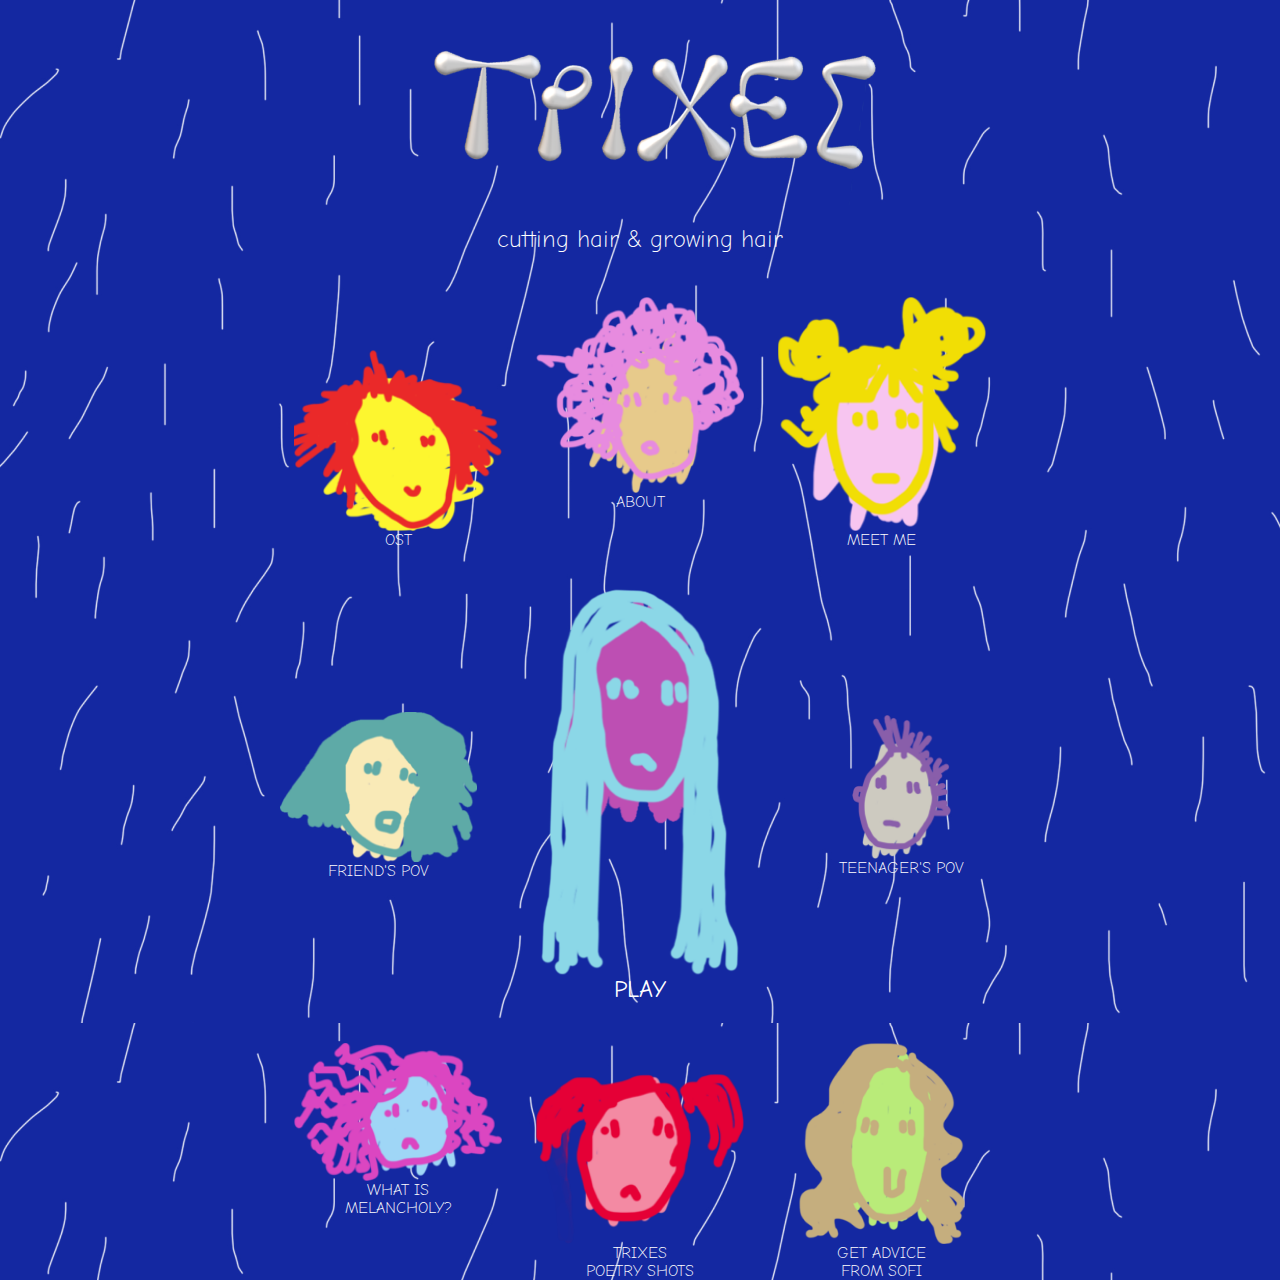
<file: index.html>
<!DOCTYPE html>
<html lang="en">
<head>
    <meta charset="UTF-8">
    <meta http-equiv="X-UA-Compatible" content="IE=edge">
    <meta name="viewport" content="width=device-width, initial-scale=1.0">
    <title>Trixes</title>

    <link rel="stylesheet" href="style.css">
</head>
<body>
    
        <img class="title" src="trixes-title.png">
        <h2>cutting hair & growing hair</h2>
        <div class="main">
            <div class="row">
                <div class="menu-item-down">
            <img src="OST.png" >  
            
                <a href="https://salahabourr.bandcamp.com/album/-"> OST</a> 
                
             </div>

            <div class="menu-item-up">
                <img src="1.ABOUT.png">  
               
                    <a href="about.html"> ABOUT</a> 

                     </div>

                <div class="menu-item-down">
                    <img src="MEETME.png">  
                        <a href="meetme.html"> MEET ME</a> 
 </div>

        </div>


        <div class="row-middle">
            <div class="menu-item">
        <img src="FERIENDSPOV.png" >  
            <a href="site/FRIENDspov.html"> FRIEND'S POV</a> 
 </div>

        <div class="menu-item-play">
            <img src="PLAYGAME.png">  
            <a href="https://magarini.github.io/trixes-game/"> PLAY</a> 
</div>

            <div class="menu-item">
                <img class="smallerImg" src="TEENPOV.png">  
                
                    <a href="site/teenagersPOV.html"> TEENAGER'S POV</a> 

                </div>

    </div>

    <div class="row">
        <div class="menu-item-up">
    <img src="WHATISMEL.png" >  

        <a href="melancholy.html"> WHAT IS</br>MELANCHOLY?</a> 

      </div>

    <div class="menu-item-down">
        <img src="POETRY.png">  
            <a href="site/trixes poetry shots.html"> TRIXES </br>POETRY SHOTS</a> 

         </div>

        <div class="menu-item-up">
            <img class="smallerImg" src="SOFISADV.png">  
            <a href="advice.html"> GET ADVICE </br> FROM SOFI</a> 

          </div>

</div>


        

        </div>
    
</body>
</html>
</file>
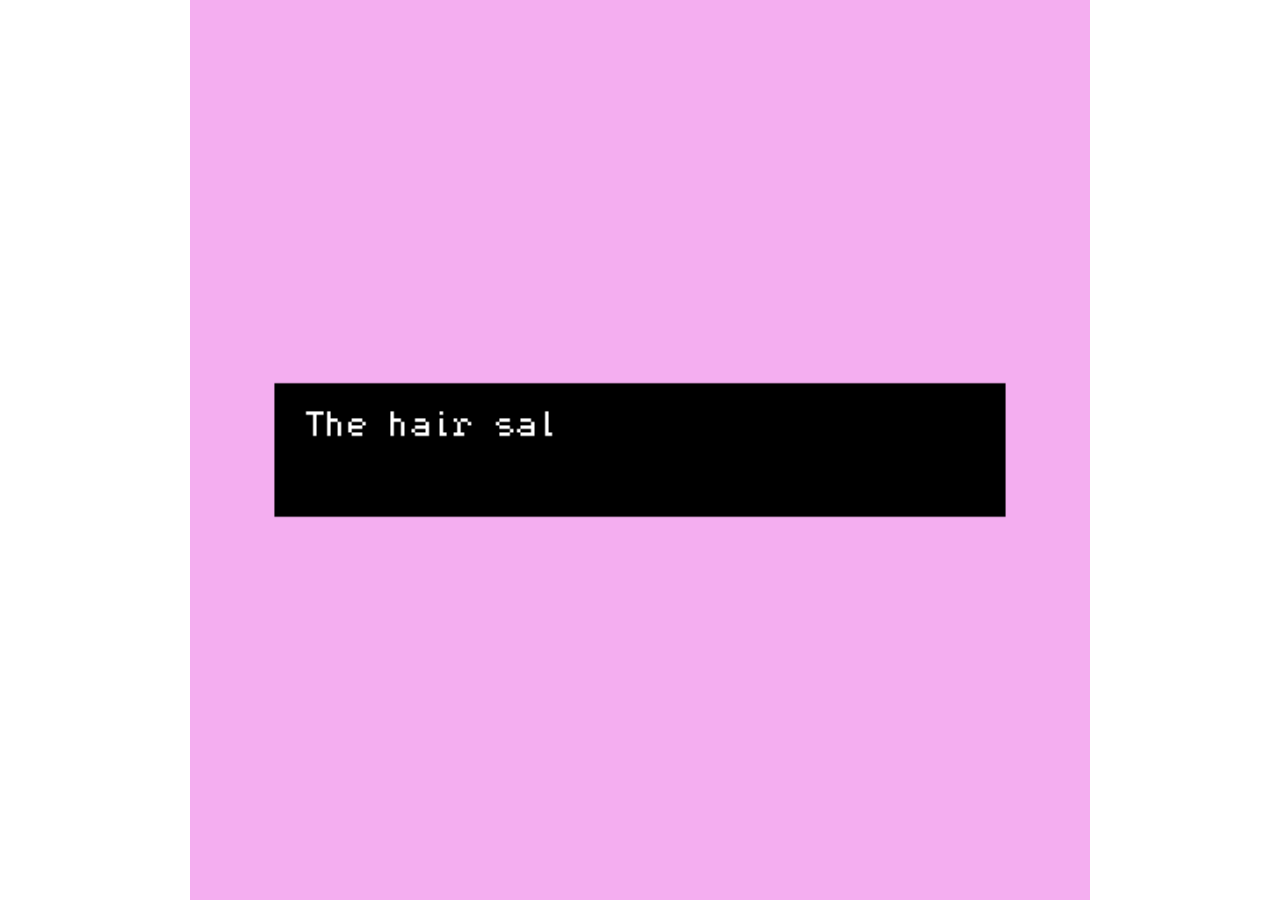
<file: site/trixes poetry shots.html>
<!DOCTYPE HTML>
<html>

<!-- HEADER -->
<head>

<meta charset="UTF-8">

<title>"""
The hair salon is full of people!
 Everyone has some greeklish hair poetry they need to tell
 but where is the hairdesser??? 
"""</title>

<script type="text/bitsyGameData" id="exportedGameData">
"""
The hair salon is full of people!
 Everyone has some greeklish hair poetry they need to tell
 but where is the hairdesser??? 
"""

# BITSY VERSION 7.12

! ROOM_FORMAT 1

PAL 0
NAME blueprint
244,174,240
194,141,255
255,209,253

ROOM 0
0,0,0,0,0,0,0,0,0,0,0,0,0,0,0,0
0,a,a,a,a,a,a,a,a,a,a,a,a,a,a,0
0,a,0,0,0,0,0,a,0,0,0,0,0,0,a,0
0,a,0,0,0,0,0,0,0,0,0,0,0,0,a,0
0,a,0,0,0,0,0,a,0,0,0,0,0,0,a,0
0,a,0,0,0,0,0,a,0,0,0,0,0,0,a,0
0,a,a,a,a,a,a,a,0,0,a,a,a,a,a,0
0,a,0,0,0,0,0,0,0,0,0,0,0,0,a,0
0,a,0,0,0,0,0,0,0,0,0,0,0,0,a,0
0,a,0,0,0,0,0,0,0,0,0,0,0,0,a,0
0,a,0,0,0,0,0,0,0,0,0,0,0,0,a,0
0,a,0,0,0,0,0,0,0,0,0,0,0,0,a,0
0,a,0,0,0,0,0,0,0,0,0,0,0,0,a,0
0,a,0,0,0,0,0,0,0,0,0,0,0,0,a,0
0,a,a,a,a,a,a,a,a,a,a,a,a,a,a,0
0,0,0,0,0,0,0,0,0,0,0,0,0,0,0,0
NAME example room
ITM 0 12,2
ITM 2 6,4
ITM 1 12,4
ITM 4 12,3
ITM 5 13,3
ITM 6 13,4
ITM 7 13,2
ITM 8 12,7
ITM 9 13,8
ITM a 6,13
ITM b 5,13
ITM c 5,12
ITM d 6,12
ITM e 6,11
ITM f 5,11
ITM g 4,11
ITM h 3,11
ITM i 2,11
ITM j 2,12
ITM k 2,13
ITM l 8,13
ITM m 12,8
ITM n 7,13
ITM 9 13,9
ITM 9 13,10
ITM 9 13,11
PAL 0

ROOM 1
a,a,a,a,a,a,a,a,a,a,a,a,a,a,a,a
a,0,0,0,0,0,a,0,0,0,0,0,0,0,0,a
a,0,0,0,0,0,a,0,0,0,0,0,0,0,0,a
a,l,c,d,e,k,0,0,0,0,0,0,0,0,0,a
a,l,i,h,g,k,0,0,0,0,0,0,0,0,0,a
a,0,0,0,0,0,a,0,0,0,0,0,0,0,0,a
a,a,a,a,a,a,a,0,0,0,0,0,0,0,0,a
a,0,0,0,0,0,0,0,0,0,0,0,0,0,0,a
a,0,0,0,0,n,o,o,p,0,0,0,0,0,0,a
a,0,0,0,0,q,r,r,s,0,0,0,0,0,0,a
a,0,0,0,0,0,t,u,0,0,0,0,0,0,0,a
a,0,0,0,0,0,0,0,0,0,0,0,0,0,0,a
a,0,0,0,0,0,0,0,0,0,0,0,0,0,0,a
a,0,0,0,0,0,0,0,0,0,0,0,0,0,0,a
a,0,0,0,0,0,0,0,0,0,0,0,0,0,0,a
a,a,a,a,a,a,a,a,a,a,a,a,a,a,a,a
ITM 2 1,5
ITM 3 2,1
ITM o 1,1
ITM o 3,1
ITM o 4,1
ITM o 5,1
PAL 0

TIL a
11111111
11111111
11111111
11111111
11111111
11111111
11111111
11111111
NAME block
WAL false

TIL b
00000000
11111111
00000000
11111111
10000001
10000001
10000001
11111111

TIL c
11111111
10000000
10111111
10100000
10101111
10101111
10101111
10101111
NAME XALI1

TIL d
11111111
00000000
11111111
00000000
11111111
11111111
11111111
11111111

TIL e
11111111
00000001
11111101
00000101
11110101
11110101
11110101
11110101

TIL f
11110101
11110101
11110101
11110101
11110101
11110101
11110101
11110101

TIL g
11110101
11110101
11110101
11110101
00000101
11111101
00000001
11111111

TIL h
11111111
11111111
11111111
11111111
00000000
11111111
00000000
11111111

TIL i
10101111
10101111
10101111
10101111
10100000
10111111
10000000
11111111

TIL j
10101111
10101111
10101111
10101111
10101111
10101111
10101111
10101111

TIL k
11111100
00000000
11111100
00000000
11111100
00000000
11111100
00000000

TIL l
00000000
00111111
00000000
00111111
00000000
00111111
00000000
00111111

TIL m
11111111
11111111
11111111
11111111
11111111
11111111
11111111
11111111

TIL n
11111111
11111111
11000000
11011111
11011111
11011011
11011111
11011111
NAME kanapedaki

TIL o
11111111
11111111
00000000
11111111
11111111
11101111
11111111
11111111

TIL p
11111111
11111111
00000011
11111011
11111011
11011011
11111011
11111011

TIL q
11011111
11011111
11011111
11011110
11010010
11011010
11000010
11111110

TIL r
11111111
11111111
11111111
00000000
00000000
00000000
00000000
00000000

TIL s
11111011
11111011
11111011
01111011
01001011
01011011
01000011
01111111

TIL t
00000000
00000000
00011111
00011111
00011111
00011111
00000000
00000000

TIL u
00000000
00000000
11111000
11111000
11111000
11111000
00000000
00000000

TIL v
00000010
01000100
00101000
00010000
01111110
01011010
01110110
00000000

SPR A
00000000
00011100
00011100
01111111
01010101
01010101
01010101
00010100
POS 1 6,14

SPR a
00000000
00000000
01010001
01110001
01110010
01111100
00111100
00100100
NAME cat
DLG 0
POS 1 14,13

SPR c
11111111
11111111
11000001
11010101
11000001
11001001
11100011
11000011
NAME 1
DLG q
POS 1 13,1

SPR d
11111111
10000001
10101001
10000001
11111101
01010100
01010100
00010000
DLG s
POS 1 9,1

SPR e
00000000
00101000
00101000
00000000
01111110
01000010
01010010
00010000
DLG t
POS 1 1,12

SPR f
01111100
01010100
01111110
01001100
01111100
01010000
01010000
01010000
DLG u
POS 1 2,8

SPR g
00000000
00010000
00111000
01111100
01010100
00010000
00111000
00101000
DLG v
POS 1 13,6

SPR h
10101010
01111111
11000001
01010101
11000001
01111111
00100010
00100010
DLG w
POS 1 14,4

SPR i
00111100
11111111
00111100
11111111
10000001
10000001
10000001
10000001
DLG x
POS 1 11,1

SPR j
00000000
00010100
00000000
01011101
00000000
00011100
00010100
00010100
DLG y
POS 1 3,7

SPR k
00111110
00101010
00111110
00100000
10111110
00000001
00111110
00100010
DLG z
POS 1 7,6

SPR l
00000111
00001101
00000111
00000001
00001111
00000001
00001111
00001001
DLG 10
POS 1 14,9

SPR m
11111111
10100101
10000001
10100101
10111101
10000001
11111111
10000001
DLG 11
POS 1 10,8

SPR n
11111111
00000000
11111111
10111101
11111111
10000001
10111101
10000001
DLG 12
POS 1 7,2

SPR o
00000000
01110111
01010101
01110111
00000000
00001100
00001100
00000000
DLG 13
POS 1 4,10

SPR p
11111111
11111111
11111111
10000001
10100101
10000001
10011001
00000000
DLG 14
POS 1 11,4

SPR q
11111111
00000000
01000010
11100111
01000010
01000010
00000000
00111100
DLG 15
POS 1 1,10

SPR r
01010101
10000000
00100101
10100100
00000001
10000000
00100101
10111100
DLG 16
POS 1 9,11

SPR s
00000000
11111110
10111010
11111110
00111000
00111000
00000000
01111100
DLG 17
POS 1 2,14

ITM 0
01111111
01111111
01111111
00000001
00111011
00111111
00000011
01111111
NAME BED
DLG 1

ITM 1
11111111
11111111
11111111
11111111
11111111
11111111
11111111
11111111
NAME bed2
DLG 2

ITM 2
11000000
11000000
11000000
11000000
11111110
11111100
11111000
11110000
NAME toilet
DLG 3

ITM 3
00000000
11111111
00000000
11111111
10010001
10000001
10000001
11111111
NAME mirror
DLG 4

ITM 4
11111111
11111111
11111111
11111111
11111111
11111111
11111111
11111111
NAME bed3
DLG 5

ITM 5
11111111
11111111
11111111
11111111
11111111
11111111
11111111
11111111
NAME bed 4
DLG 6

ITM 6
11111111
11111111
11111111
11111111
11111111
11111111
11111111
11111111
NAME bed 5
DLG 7

ITM 7
11111111
11111111
10000001
10111101
10111101
10111101
10000001
11111111
NAME bed 6
DLG 8

ITM 8
11111111
10000001
10111101
10111101
10111101
10111101
00000000
00000000
NAME polythrona
DLG a

ITM 9
00000000
00011111
00000001
00011101
00011101
00011101
00000001
00011111
NAME POLYTHRONA 2
DLG b

ITM a
11111000
00001010
11101010
11101010
10001010
10111010
10000010
11111110
DLG c

ITM b
11101111
11100000
11111111
11111111
11111111
11111111
11111111
11111111
DLG o

ITM c
11111111
11100001
11101101
11101001
11101011
11101000
11101111
11101111
DLG n

ITM d
11111011
11111011
11111011
11111011
11111011
00000011
11111111
11111111
DLG m

ITM e
11111111
10000011
10111011
10111011
10001011
11101011
11101011
00001011
DLG l

ITM f
11111111
11111111
11111111
11111111
11111111
11111111
11111111
00000000
DLG k

ITM g
11111111
10001111
10101111
10101111
10101111
00101111
11101111
11100000
DLG j

ITM h
11111111
11000111
11010111
11010111
10010111
00110000
11111111
11111111
DLG i

ITM i
11111111
11111111
11111111
11111111
11111111
11100000
11101111
11101111
DLG h

ITM j
11101111
11101111
11101111
11101111
11101111
10101011
11000111
11101111
DLG g

ITM k
00000000
00000000
00000000
00000000
00111100
00100100
00111100
00000000
DLG d

ITM l
00000000
00000000
00001000
00010000
00111111
00010000
00001000
00000000
DLG e

ITM m
00000000
00000000
01111110
01111110
01111110
01111110
00000000
00000000
DLG f

ITM n
11111111
11111111
11111111
11111111
11000011
11011111
11011111
00011111
DLG p

ITM o
00000000
11111111
00000000
00000000
00000000
00000000
00000000
00000000
DLG r

DLG 0
"""
trixompales 
..... (¯`v´¯)♥
.......•.¸.•´
....¸.•´
... (
☻/
/▌♥♥
/ \ ♥♥

"""
NAME cat dialog

DLG 1
SHOULD YOU TAKE A NAP?
NAME tea dialog

DLG 2
a bed is a pause
NAME key dialog

DLG 3
kathesai stin toualeta. skeftesai ton xrono pou pernaei kai ta mallia pou eixes sto gymnasio
NAME toilet dialog

DLG 4
vlepeis ton eayto sou ston kathrefti! skepsou ena poiimataki <3{end}
NAME mirror dialog

DLG 5
a pause in space
NAME bed3 dialog

DLG 6
and sometimes 
NAME bed 4 dialog

DLG 7
in time
NAME bed 5 dialog

DLG 8
all you need is cuddles
NAME bed 6 dialog

DLG 10
tha kano o,ti thelo me ta mallia mou!!!!!!!!!!!!!!!!!!!!!!!!
NAME sprite l dialog

DLG 11
Oi plexoudes sou myrizoun apo tin koryfi sta nyxia kai i agapi mou tha anteksei ap ta syka sta stafylia
NAME sprite m dialog

DLG 12
"""
O,ti den lynetai kovetai
O,ti afineis tha safisei
Opos estroses tha koimitheis
Eipa kseipa!
"""
NAME sprite n dialog

DLG 13
"""
anadromika filia
kai vromika stafylia
sou edosa ti roga mou ma itane ksini
Me pianei scorpio attitude
kratao pisini
"""
NAME sprite o dialog

DLG 14
"""
den einai dyskoles oi sxeseis
dyskolo einai oti menei
ap tin afairesi
meion sxeseis ison
"""
NAME sprite p dialog

DLG 15
"""
Vgazo frydia leo oh!
deka meres klaio me pop
se vlepo ekso leo op!
Ti leei?
"""
NAME sprite q dialog

DLG 16
"""
Ekptosi synepeias
Enilikiosi diarkeias
Refle kai fatsa aidias
"""
NAME sprite r dialog

DLG 17
"""
Oles aytes oi koukides einai spitia pou mesa koimountai pano apo enas anthropos 
gia fantasou 
oles aytes oi trixes pou peftoun apo kefalia kai gennitika organa ginontai trofi gia vaktiria, mykites kai protozoa 
ta delfinia kai emeis zoume ston idio planiti alla den exoume tin idia glossa
enoxlisi sta aytia exoume kai otan pame poly vathia kai otan pame poly psila
oi istories einai etoimes,
i diathesi sou apla ligo metria
"""
NAME sprite s dialog

DLG a
YOU WISH YOU HAD A COUCH
NAME polythrona dialog

DLG b
You can't feel comfortable in this chair, maybe it's the chair but then maybe it's you
NAME POLYTHRONA 2 dialog

DLG c
WHY DID YOU MISS THAT PLANE
NAME item a dialog

DLG d
Happy birthday! You are hot and sweet <3{end}
NAME item k dialog

DLG e
get in this disturbing path of thoughts
NAME item l dialog

DLG f
just a table
NAME item m dialog

DLG g
you know it's not fair to judge yourself so harshly
NAME item j dialog

DLG h
you feel cringe
NAME item i dialog

DLG i
you think of a stupid think you did in highschool
NAME item h dialog

DLG j
you think of your trust issues
NAME item g dialog

DLG k
you think of your narcissistic issues
NAME item f dialog

DLG l
you think of your healthcare
NAME item e dialog

DLG m
You think of your ex
NAME item d dialog

DLG n
you think of injustice in this world
NAME item c dialog

DLG o
you think that nothing is enough to make you happy
NAME item b dialog

DLG p
pfffff
NAME item n dialog

DLG q
Pos metrietai to perasma tou xronou sta feretra?
NAME sprite c dialog

DLG r

NAME item o dialog

DLG s
"""
Xemperdevo
Xelyno
Xepleno
"""
NAME sprite d dialog

DLG t
"""
thes na ta ftiaxoume?
Ta mallia mas kotsidakia???
"""
NAME sprite e dialog

DLG u
H trixa kato apo tin trixia tha pesei
NAME sprite f dialog

DLG v
Apo otan ta eftiaksa me tin efi vgazo sgoures trixes apo to vraki mou
NAME sprite g dialog

DLG w
"""
H proti mou anamnisi apo trixes, na dino simasia diladi, itan se mia paralia tis sifnou, imouna 12 kai o megalos ksaderfos enos filou eixe erthei, gyro sta 16 ekeinos kai imastan sta vraxia.
Tote paratirisa oti eixe trixes stis kleidoseis twn daxtylwn twn podiwn. 
Mou fanike aidiastiko kai kai eyxithika na min ginw pote etsi.

Tora exw kai ego
"""
NAME sprite h dialog

DLG x
"""
Xanampleko
Xanadeno
Xanalouzo
"""
NAME sprite i dialog

DLG y
Malliasame tis glosses mas
NAME sprite j dialog

DLG z
Giati yparxoun kathreftes sta mpania?
NAME sprite k dialog

VAR a
42


</script>

<style>
html {
	margin:0px;
	padding:0px;
}

body {
	margin:0px;
	padding:0px;
	overflow:hidden;
	background:#ffffff;
}

#game {
	background:black;
	width:100vw;
	max-width:100vh;
	margin:auto;
	display:block;
}
</style>

<!-- SCRIPTS -->
<script>
function startExportedGame() {
	var gameCanvas = document.getElementById("game");
	var gameData = document.getElementById("exportedGameData").text.slice(1);
	var defaultFontData = document.getElementById(defaultFontName).text.slice(1)
	attachCanvas(gameCanvas);
	loadGame(gameData, defaultFontData);
}
</script>

<script>
/* logging */
var DebugLogCategory = {
	system: false,
	bitsy : false,
	editor : false,
};

var isLoggingVerbose = false;

/* input */
var key = {
	left : 37,
	right : 39,
	up : 38,
	down : 40,
	space : 32,
	enter : 13,
	w : 87,
	a : 65,
	s : 83,
	d : 68,
	r : 82,
	shift : 16,
	ctrl : 17,
	alt : 18,
	cmd : 224
};

var InputManager = function() {
	var self = this;

	var pressed;
	var ignored;
	var touchState;

	var isRestartComboPressed = false;

	var SwipeDir = {
		None : -1,
		Up : 0,
		Down : 1,
		Left : 2,
		Right : 3,
	};

	function resetAll() {
		isRestartComboPressed = false;

		pressed = {};
		ignored = {};

		touchState = {
			isDown : false,
			startX : 0,
			startY : 0,
			curX : 0,
			curY : 0,
			swipeDistance : 30,
			swipeDirection : SwipeDir.None,
			tapReleased : false
		};
	}

	resetAll();

	function stopWindowScrolling(e) {
		if(e.keyCode == key.left || e.keyCode == key.right || e.keyCode == key.up || e.keyCode == key.down || !isPlayerEmbeddedInEditor)
			e.preventDefault();
	}

	function isRestartCombo(e) {
		return (e.keyCode === key.r && (e.getModifierState("Control")|| e.getModifierState("Meta")));
	}

	function eventIsModifier(event) {
		return (event.keyCode == key.shift || event.keyCode == key.ctrl || event.keyCode == key.alt || event.keyCode == key.cmd);
	}

	function isModifierKeyDown() {
		return ( self.isKeyDown(key.shift) || self.isKeyDown(key.ctrl) || self.isKeyDown(key.alt) || self.isKeyDown(key.cmd) );
	}

	this.ignoreHeldKeys = function() {
		for (var key in pressed) {
			if (pressed[key]) { // only ignore keys that are actually held
				ignored[key] = true;
				// bitsyLog("IGNORE -- " + key, "system");
			}
		}
	}

	this.onkeydown = function(event) {
		// bitsyLog("KEYDOWN -- " + event.keyCode, "system");

		stopWindowScrolling(event);

		isRestartComboPressed = isRestartCombo(event);

		// Special keys being held down can interfere with keyup events and lock movement
		// so just don't collect input when they're held
		{
			if (isModifierKeyDown()) {
				return;
			}

			if (eventIsModifier(event)) {
				resetAll();
			}
		}

		if (ignored[event.keyCode]) {
			return;
		}

		pressed[event.keyCode] = true;
		ignored[event.keyCode] = false;
	}

	this.onkeyup = function(event) {
		// bitsyLog("KEYUP -- " + event.keyCode, "system");
		pressed[event.keyCode] = false;
		ignored[event.keyCode] = false;
	}

	this.ontouchstart = function(event) {
		event.preventDefault();

		if( event.changedTouches.length > 0 ) {
			touchState.isDown = true;

			touchState.startX = touchState.curX = event.changedTouches[0].clientX;
			touchState.startY = touchState.curY = event.changedTouches[0].clientY;

			touchState.swipeDirection = SwipeDir.None;
		}
	}

	this.ontouchmove = function(event) {
		event.preventDefault();

		if( touchState.isDown && event.changedTouches.length > 0 ) {
			touchState.curX = event.changedTouches[0].clientX;
			touchState.curY = event.changedTouches[0].clientY;

			var prevDirection = touchState.swipeDirection;

			if( touchState.curX - touchState.startX <= -touchState.swipeDistance ) {
				touchState.swipeDirection = SwipeDir.Left;
			}
			else if( touchState.curX - touchState.startX >= touchState.swipeDistance ) {
				touchState.swipeDirection = SwipeDir.Right;
			}
			else if( touchState.curY - touchState.startY <= -touchState.swipeDistance ) {
				touchState.swipeDirection = SwipeDir.Up;
			}
			else if( touchState.curY - touchState.startY >= touchState.swipeDistance ) {
				touchState.swipeDirection = SwipeDir.Down;
			}

			if( touchState.swipeDirection != prevDirection ) {
				// reset center so changing directions is easier
				touchState.startX = touchState.curX;
				touchState.startY = touchState.curY;
			}
		}
	}

	this.ontouchend = function(event) {
		event.preventDefault();

		touchState.isDown = false;

		if( touchState.swipeDirection == SwipeDir.None ) {
			// tap!
			touchState.tapReleased = true;
		}

		touchState.swipeDirection = SwipeDir.None;
	}

	this.isKeyDown = function(keyCode) {
		return pressed[keyCode] != null && pressed[keyCode] == true && (ignored[keyCode] == null || ignored[keyCode] == false);
	}

	this.anyKeyDown = function() {
		var anyKey = false;

		for (var key in pressed) {
			if (pressed[key] && (ignored[key] == null || ignored[key] == false) &&
				!(key === key.up || key === key.down || key === key.left || key === key.right) &&
				!(key === key.w || key === key.s || key === key.a || key === key.d)) {
				// detected that a key other than the d-pad keys are down!
				anyKey = true;
			}
		}

		return anyKey;
	}

	this.isRestartComboPressed = function() {
		return isRestartComboPressed;
	}

	this.swipeLeft = function() {
		return touchState.swipeDirection == SwipeDir.Left;
	}

	this.swipeRight = function() {
		return touchState.swipeDirection == SwipeDir.Right;
	}

	this.swipeUp = function() {
		return touchState.swipeDirection == SwipeDir.Up;
	}

	this.swipeDown = function() {
		return touchState.swipeDirection == SwipeDir.Down;
	}

	this.isTapReleased = function() {
		return touchState.tapReleased;
	}

	this.resetTapReleased = function() {
		touchState.tapReleased = false;
	}

	this.onblur = function() {
		// bitsyLog("~~~ BLUR ~~", "system");
		resetAll();
	}

	this.resetAll = resetAll;
}

var input = new InputManager();

/* events */
var onLoadFunction = null;
var onQuitFunction = null;
var onUpdateFunction = null;
var updateInterval = null;

function initSystem() {
	// temp hack for the editor? unless??
	drawingBuffers[screenBufferId] = createDrawingBuffer(width, height, scale);
	drawingBuffers[textboxBufferId] = createDrawingBuffer(0, 0, textScale);
}

function loadGame(gameData, defaultFontData) {
	drawingBuffers[screenBufferId] = createDrawingBuffer(width, height, scale);
	drawingBuffers[textboxBufferId] = createDrawingBuffer(0, 0, textScale);

	document.addEventListener('keydown', input.onkeydown);
	document.addEventListener('keyup', input.onkeyup);

	if (isPlayerEmbeddedInEditor) {
		canvas.addEventListener('touchstart', input.ontouchstart, {passive:false});
		canvas.addEventListener('touchmove', input.ontouchmove, {passive:false});
		canvas.addEventListener('touchend', input.ontouchend, {passive:false});
	}
	else {
		// creates a 'touchTrigger' element that covers the entire screen and can universally have touch event listeners added w/o issue.

		// we're checking for existing touchTriggers both at game start and end, so it's slightly redundant.
		var existingTouchTrigger = document.querySelector('#touchTrigger');

		if (existingTouchTrigger === null) {
			var touchTrigger = document.createElement("div");
			touchTrigger.setAttribute("id","touchTrigger");

			// afaik css in js is necessary here to force a fullscreen element
			touchTrigger.setAttribute(
				"style","position: absolute; top: 0; left: 0; width: 100vw; height: 100vh; overflow: hidden;"
			);

			document.body.appendChild(touchTrigger);

			touchTrigger.addEventListener('touchstart', input.ontouchstart);
			touchTrigger.addEventListener('touchmove', input.ontouchmove);
			touchTrigger.addEventListener('touchend', input.ontouchend);
		}
	}

	window.onblur = input.onblur;

	if (onLoadFunction) {
		// todo : is this the right place to supply default font data?
		onLoadFunction(gameData, defaultFontData);
	}

	updateInterval = setInterval(
		function() {
			if (onUpdateFunction) {
				onUpdateFunction();
			}

			renderGame();

			input.resetTapReleased();

			if (bitsyGetButton(5)) {
				if (confirm("Restart the game?")) {
					input.resetAll();
					reset_cur_game();
				}

				return;
			}
		},
		16);
}

function renderGame() {
	// bitsyLog("render game mode=" + curGraphicsMode, "system");

	bitsyLog(systemPalette.length, "system");

	var startIndex = curGraphicsMode === 0 ? screenBufferId : (drawingBuffers.length - 1);

	for (var i = startIndex; i >= 0; i--) {
		var buffer = drawingBuffers[i];
		if (buffer && buffer.canvas === null) {
			bitsyLog("render buffer " + i, "system");
			renderDrawingBuffer(i, buffer);
		}
	}

	// show screen buffer
	var screenBuffer = drawingBuffers[screenBufferId];
	ctx.drawImage(
		screenBuffer.canvas,
		0,
		0,
		screenBuffer.width * screenBuffer.scale,
		screenBuffer.height * screenBuffer.scale);
}

function quitGame() {
	document.removeEventListener('keydown', input.onkeydown);
	document.removeEventListener('keyup', input.onkeyup);

	if (isPlayerEmbeddedInEditor) {
		canvas.removeEventListener('touchstart', input.ontouchstart);
		canvas.removeEventListener('touchmove', input.ontouchmove);
		canvas.removeEventListener('touchend', input.ontouchend);
	}
	else {
		//check for touchTrigger and removes it

		var existingTouchTrigger = document.querySelector('#touchTrigger');

		if (existingTouchTrigger !== null) {
			existingTouchTrigger.removeEventListener('touchstart', input.ontouchstart);
			existingTouchTrigger.removeEventListener('touchmove', input.ontouchmove);
			existingTouchTrigger.removeEventListener('touchend', input.ontouchend);

			existingTouchTrigger.parentElement.removeChild(existingTouchTrigger);
		}
	}

	window.onblur = null;

	if (onQuitFunction) {
		onQuitFunction();
	}

	clearInterval(updateInterval);
}

/* graphics */
var canvas;
var ctx;

var textScale = 2; // todo : move tile scale into here too?

var curGraphicsMode = 0;
var systemPalette = [[0, 0, 0]];
var curBufferId = -1; // note: -1 is invalid
var drawingBuffers = [];

var screenBufferId = 0;
var textboxBufferId = 1;
var tileStartBufferId = 2;
var nextBufferId = tileStartBufferId;

var DrawingInstruction = {
	Pixel : 0,
	Tile : 1,
	Clear : 2,
	Textbox : 3,
	PixelIndex : 4,
};

function attachCanvas(c) {
	canvas = c;
	canvas.width = width * scale;
	canvas.height = width * scale;
	ctx = canvas.getContext("2d");
}

function createDrawingBuffer(width, height, scale) {
	var buffer = {
		width : width,
		height : height,
		scale : scale, // logical-pixel to display-pixel scale
		instructions : [], // drawing instructions
		canvas : null,
	}

	return buffer;
}

function renderPixelInstruction(bufferId, buffer, paletteIndex, x, y) {
	if (bufferId === screenBufferId && curGraphicsMode != 0) {
		return;
	}

	if (!systemPalette[paletteIndex]) {
		// bitsyLog("invalid index " + paletteIndex + " @ " + x + "," + y, "system");
		return;
	}

	var color = systemPalette[paletteIndex];

	if (buffer.imageData) {
		for (var sy = 0; sy < buffer.scale; sy++) {
			for (var sx = 0; sx < buffer.scale; sx++) {
				var pixelIndex = (((y * buffer.scale) + sy) * buffer.width * buffer.scale * 4) + (((x * buffer.scale) + sx) * 4);

				buffer.imageData.data[pixelIndex + 0] = color[0];
				buffer.imageData.data[pixelIndex + 1] = color[1];
				buffer.imageData.data[pixelIndex + 2] = color[2];
				buffer.imageData.data[pixelIndex + 3] = 255;
			}
		}
	}
	else {
		var bufferContext = buffer.canvas.getContext("2d");
		bufferContext.fillStyle = "rgb(" + color[0] + "," + color[1] + "," + color[2] + ")";
		bufferContext.fillRect(x * buffer.scale, y * buffer.scale, buffer.scale, buffer.scale);
	}
}

function renderPixelAtIndexInstruction(bufferId, buffer, paletteIndex, index) {
	if (bufferId === screenBufferId && curGraphicsMode != 0) {
		return;
	}

	if (!systemPalette[paletteIndex]) {
		// bitsyLog("invalid index " + paletteIndex + " @ " + x + "," + y, "system");
		return;
	}

	var color = systemPalette[paletteIndex];

	if (buffer.imageData) {
		for (var sy = 0; sy < buffer.scale; sy++) {
			for (var sx = 0; sx < buffer.scale; sx++) {
				var pixelIndex = index * 4;

				buffer.imageData.data[pixelIndex + 0] = color[0];
				buffer.imageData.data[pixelIndex + 1] = color[1];
				buffer.imageData.data[pixelIndex + 2] = color[2];
				buffer.imageData.data[pixelIndex + 3] = 255;
			}
		}
	}
	else {
		var y = Math.floor(index / buffer.width);
		var x = index - (y * buffer.width);
		var bufferContext = buffer.canvas.getContext("2d");
		bufferContext.fillStyle = "rgb(" + color[0] + "," + color[1] + "," + color[2] + ")";
		bufferContext.fillRect(x * buffer.scale, y * buffer.scale, buffer.scale, buffer.scale);
	}
}

function renderTileInstruction(bufferId, buffer, tileId, x, y) {
	if (bufferId != screenBufferId || curGraphicsMode != 1) {
		return;
	}

	if (!drawingBuffers[tileId]) {
		return;
	}

	var tileBuffer = drawingBuffers[tileId];

	var bufferContext = buffer.canvas.getContext("2d");
	bufferContext.drawImage(
		tileBuffer.canvas,
		x * tilesize * buffer.scale,
		y * tilesize * buffer.scale,
		tilesize * buffer.scale,
		tilesize * buffer.scale);
}

function renderClearInstruction(bufferId, buffer, paletteIndex) {
	var color = systemPalette[paletteIndex];
	var bufferContext = buffer.canvas.getContext("2d");
	bufferContext.fillStyle = "rgb(" + color[0] + "," + color[1] + "," + color[2] + ")";
	bufferContext.fillRect(0, 0, buffer.canvas.width, buffer.canvas.height);
}

function renderTextboxInstruction(bufferId, buffer, x, y) {
	if (bufferId != screenBufferId || curGraphicsMode != 1) {
		return;
	}

	if (!drawingBuffers[textboxBufferId]) {
		return;
	}

	var textboxBuffer = drawingBuffers[textboxBufferId];

	var bufferContext = buffer.canvas.getContext("2d");
	bufferContext.drawImage(
		textboxBuffer.canvas,
		x * buffer.scale,
		y * buffer.scale,
		textboxBuffer.canvas.width,
		textboxBuffer.canvas.height);
}

function renderDrawingBuffer(bufferId, buffer) {
	// bitsyLog("render buffer " + bufferId, "system");

	// if (bufferId === 0) {
	// 	bitsyLog("instructions " + buffer.instructions.length, "system");
	// }

	buffer.canvas = document.createElement("canvas");
	buffer.canvas.width = buffer.width * buffer.scale;
	buffer.canvas.height = buffer.height * buffer.scale;

	for (var i = 0; i < buffer.instructions.length; i++) {
		var instruction = buffer.instructions[i];
		switch (instruction.type) {
			case DrawingInstruction.Pixel:
				renderPixelInstruction(bufferId, buffer, instruction.id, instruction.x, instruction.y);
				break;
			case DrawingInstruction.Tile:
				renderTileInstruction(bufferId, buffer, instruction.id, instruction.x, instruction.y);
				break;
			case DrawingInstruction.Clear:
				renderClearInstruction(bufferId, buffer, instruction.id);
				break;
			case DrawingInstruction.Textbox:
				renderTextboxInstruction(bufferId, buffer, instruction.x, instruction.y);
				break;
			case DrawingInstruction.PixelIndex:
				renderPixelAtIndexInstruction(bufferId, buffer, instruction.id, instruction.index);
		}
	}

	if (buffer.imageData) {
		var bufferContext = buffer.canvas.getContext("2d");
		bufferContext.putImageData(buffer.imageData, 0, 0);
	}
}

function invalidateDrawingBuffer(buffer) {
	buffer.canvas = null;
}

function hackForEditor_GetImageFromTileId(tileId) {
	if (tileId === undefined || !drawingBuffers[tileId]) {
		bitsyLog("editor hack::invalid tile id!", "system");
		return null;
	}

	// force render the buffer if it hasn't been
	if (drawingBuffers[tileId].canvas === null) {
		renderDrawingBuffer(tileId, drawingBuffers[tileId]);
	}

	return drawingBuffers[tileId].canvas;
}

/* ==== */
function bitsyLog(message, category) {
	if (!category) {
		category = "bitsy";
	}

	var summary = category + "::" + message;

	if (DebugLogCategory[category] === true) {
		if (isLoggingVerbose) {
			console.group(summary);

			console.dir(message);

			console.group("stack")
			console.trace();
			console.groupEnd();

			console.groupEnd();
		}
		else {
			console.log(summary);
		}
	}
}

function bitsyGetButton(buttonCode) {
	switch (buttonCode) {
		case 0: // UP
			return (input.isKeyDown(key.up) || input.isKeyDown(key.w) || input.swipeUp());
		case 1: // DOWN
			return (input.isKeyDown(key.down) || input.isKeyDown(key.s) || input.swipeDown());
		case 2: // LEFT
			return (input.isKeyDown(key.left) || input.isKeyDown(key.a) || input.swipeLeft());
		case 3: // RIGHT
			return ((input.isKeyDown(key.right) || input.isKeyDown(key.d) || input.swipeRight()));
		case 4: // OK (equivalent to "any key" on the keyboard or "tap" on touch screen)
			return (input.anyKeyDown() || input.isTapReleased());
		case 5: // MENU / RESTART (restart the game: "ctrl+r" on keyboard, no touch control yet)
			return input.isRestartComboPressed();
	}

	return false;
}

// two modes (0 == pixel mode, 1 == tile mode)
function bitsySetGraphicsMode(mode) {
	curGraphicsMode = mode;

	var screenBuffer = drawingBuffers[screenBufferId];
	if (curGraphicsMode === 0) {
		screenBuffer.imageData = ctx.createImageData(screenBuffer.width * screenBuffer.scale, screenBuffer.height * screenBuffer.scale);
	}
	else {
		screenBuffer.imageData = undefined;
	}
}

function bitsySetColor(paletteIndex, r, g, b) {
	systemPalette[paletteIndex] = [r, g, b];

	// invalidate all drawing buffers
	for (var i = 0; i < drawingBuffers.length; i++) {
		if (drawingBuffers[i]) {
			invalidateDrawingBuffer(drawingBuffers[i]);
		}
	}
}

function bitsyResetColors() {
	systemPalette = [[0, 0, 0]];

	// invalidate all drawing buffers
	for (var i = 0; i < drawingBuffers.length; i++) {
		if (drawingBuffers[i]) {
			invalidateDrawingBuffer(drawingBuffers[i]);
		}
	}
}

function bitsyDrawBegin(bufferId) {
	curBufferId = bufferId;
	var buffer = drawingBuffers[curBufferId];
	invalidateDrawingBuffer(buffer);
}

function bitsyDrawEnd() {
	curBufferId = -1;
}

function bitsyDrawPixel(paletteIndex, x, y) {
	if (curBufferId === screenBufferId && curGraphicsMode != 0) {
		return;
	}

	// avoid trying to render out-of-bounds colors
	if (paletteIndex >= systemPalette.length) {
		bitsyLog("invalid color! " + paletteIndex, "system");
		paletteIndex = systemPalette.length - 1;
	}

	var buffer = drawingBuffers[curBufferId];
	buffer.instructions.push({ type: DrawingInstruction.Pixel, id: paletteIndex, x: x, y: y, });
}

// todo : name is too long :(
// todo : merge with function above?
function bitsySetPixelAtIndex(paletteIndex, pixelIndex) {
	if (curBufferId === screenBufferId && curGraphicsMode != 0) {
		return;
	}

	// avoid trying to render out-of-bounds colors
	if (paletteIndex >= systemPalette.length) {
		bitsyLog("invalid color! " + paletteIndex, "system");
		paletteIndex = systemPalette.length - 1;
	}

	var buffer = drawingBuffers[curBufferId];
	buffer.instructions.push({ type: DrawingInstruction.PixelIndex, id: paletteIndex, index: pixelIndex, });
}

function bitsyDrawTile(tileId, x, y) {
	if (curBufferId != screenBufferId || curGraphicsMode != 1) {
		return;
	}

	var buffer = drawingBuffers[curBufferId];
	buffer.instructions.push({ type: DrawingInstruction.Tile, id: tileId, x: x, y: y, });
}

function bitsyDrawTextbox(x, y) {
	if (curBufferId != screenBufferId || curGraphicsMode != 1) {
		return;
	}

	var buffer = drawingBuffers[curBufferId];
	buffer.instructions.push({ type: DrawingInstruction.Textbox, x: x, y: y, });
}

function bitsyClear(paletteIndex) {
	// avoid trying to render out-of-bounds colors
	if (paletteIndex >= systemPalette.length) {
		paletteIndex = systemPalette.length - 1;
	}

	drawingBuffers[curBufferId].instructions = []; // reset instructions
	drawingBuffers[curBufferId].instructions.push({ type: DrawingInstruction.Clear, id: paletteIndex, });
}

// allocates a tile buffer and returns the ID
function bitsyAddTile() {
	var tileBufferId = nextBufferId;
	nextBufferId++;

	drawingBuffers[tileBufferId] = createDrawingBuffer(tilesize, tilesize, scale);

	return tileBufferId;
}

// clears all tile buffers
function bitsyResetTiles() {
	bitsyLog("RESET TILES", "system");
	// bitsyLog(drawingBuffers, "system");
	// bitsyLog(tileStartBufferId, "system");
	// bitsyLog(drawingBuffers.slice(tileStartBufferId), "system");
	drawingBuffers = drawingBuffers.slice(0, tileStartBufferId);
}

// note: width and height are in text scale pixels
function bitsySetTextboxSize(w, h) {
	drawingBuffers[textboxBufferId] = createDrawingBuffer(w, h, textScale);
}

function bitsyOnLoad(fn) {
	onLoadFunction = fn;
}

function bitsyOnQuit(fn) {
	onQuitFunction = fn;
}

function bitsyOnUpdate(fn) {
	onUpdateFunction = fn;
}
</script>

<script>
var TransitionManager = function() {
	var transitionStart = null;
	var transitionEnd = null;

	var isTransitioning = false;
	var transitionTime = 0; // milliseconds
	var minStepTime = 125; // cap the frame rate
	var curStep = 0;

	this.BeginTransition = function(startRoom, startX, startY, endRoom, endX, endY, effectName) {
		bitsyLog("--- START ROOM TRANSITION ---");

		curEffect = effectName;

		var tmpRoom = player().room;
		var tmpX = player().x;
		var tmpY = player().y;

		if (transitionEffects[curEffect].showPlayerStart) {
			player().room = startRoom;
			player().x = startX;
			player().y = startY;
		}
		else {
			player().room = "_transition_none"; // kind of hacky!!
		}

		var startRoomPixels = createRoomPixelBuffer(room[startRoom]);
		var startPalette = getPal(room[startRoom].pal);
		var startImage = new PostProcessImage(startRoomPixels);
		transitionStart = new TransitionInfo(startImage, startPalette, startX, startY);

		if (transitionEffects[curEffect].showPlayerEnd) {
			player().room = endRoom;
			player().x = endX;
			player().y = endY;
		}
		else {
			player().room = "_transition_none";
		}

		var endRoomPixels = createRoomPixelBuffer(room[endRoom]);
		var endPalette = getPal(room[endRoom].pal);
		var endImage = new PostProcessImage(endRoomPixels);
		transitionEnd = new TransitionInfo(endImage, endPalette, endX, endY);

		isTransitioning = true;
		transitionTime = 0;
		curStep = 0;

		player().room = tmpRoom;
		player().x = tmpX;
		player().y = tmpY;
	}

	this.UpdateTransition = function(dt) {
		if (!isTransitioning) {
			return;
		}

		// todo : shouldn't need to set this every frame!
		bitsySetGraphicsMode(0);

		transitionTime += dt;

		var maxStep = transitionEffects[curEffect].stepCount;

		if (transitionTime >= minStepTime) {
			curStep++;

			var step = curStep;
			bitsyLog("transition step " + step);

			if (transitionEffects[curEffect].paletteEffectFunc) {
				var colors = transitionEffects[curEffect].paletteEffectFunc(transitionStart, transitionEnd, (step / maxStep));
				updatePaletteWithTileColors(colors);
			}

			bitsyDrawBegin(0);
			for (var y = 0; y < height; y++) {
				for (var x = 0; x < width; x++) {
					var color = transitionEffects[curEffect].pixelEffectFunc(transitionStart, transitionEnd, x, y, (step / maxStep));
					bitsyDrawPixel(color, x, y);
				}
			}
			bitsyDrawEnd();

			transitionTime = 0;
		}

		if (curStep >= (maxStep - 1)) {
			isTransitioning = false;
			transitionTime = 0;
			transitionStart = null;
			transitionEnd = null;
			curStep = 0;

			if (transitionCompleteCallback != null) {
				transitionCompleteCallback();
			}
			transitionCompleteCallback = null;
		}
	}

	this.IsTransitionActive = function() {
		return isTransitioning;
	}

	// todo : should this be part of the constructor?
	var transitionCompleteCallback = null;
	this.OnTransitionComplete = function(callback) {
		if (isTransitioning) { // TODO : safety check necessary?
			transitionCompleteCallback = callback;
		}
	}

	var transitionEffects = {};
	var curEffect = "none";
	this.RegisterTransitionEffect = function(name, effect) {
		transitionEffects[name] = effect;
	}

	this.RegisterTransitionEffect("none", {
		showPlayerStart : false,
		showPlayerEnd : false,
		paletteEffectFunc : function() {},
		pixelEffectFunc : function() {},
	});

	this.RegisterTransitionEffect("fade_w", { // TODO : have it linger on full white briefly?
		showPlayerStart : false,
		showPlayerEnd : true,
		stepCount : 6,
		pixelEffectFunc : function(start, end, pixelX, pixelY, delta) {
			return delta < 0.5 ? start.Image.GetPixel(pixelX, pixelY) : end.Image.GetPixel(pixelX, pixelY);
		},
		paletteEffectFunc : function(start, end, delta) {
			var colors = [];

			if (delta < 0.5) {
				delta = delta / 0.5;

				for (var i = 0; i < start.Palette.length; i++) {
					colors.push(lerpColor(start.Palette[i], [255, 255, 255], delta));
				}
			}
			else {
				delta = ((delta - 0.5) / 0.5);

				for (var i = 0; i < end.Palette.length; i++) {
					colors.push(lerpColor([255, 255, 255], end.Palette[i], delta));
				}
			}

			return colors;
		},
	});

	this.RegisterTransitionEffect("fade_b", {
		showPlayerStart : false,
		showPlayerEnd : true,
		stepCount : 6,
		pixelEffectFunc : function(start, end, pixelX, pixelY, delta) {
			return delta < 0.5 ? start.Image.GetPixel(pixelX, pixelY) : end.Image.GetPixel(pixelX, pixelY);
		},
		paletteEffectFunc : function(start, end, delta) {
			var colors = [];

			if (delta < 0.5) {
				delta = delta / 0.5;

				for (var i = 0; i < start.Palette.length; i++) {
					colors.push(lerpColor(start.Palette[i], [0, 0, 0], delta));
				}
			}
			else {
				delta = ((delta - 0.5) / 0.5);

				for (var i = 0; i < end.Palette.length; i++) {
					colors.push(lerpColor([0, 0, 0], end.Palette[i], delta));
				}
			}

			return colors;
		},
	});

	this.RegisterTransitionEffect("wave", {
		showPlayerStart : true,
		showPlayerEnd : true,
		stepCount : 12,
		pixelEffectFunc : function(start, end, pixelX, pixelY, delta) {
			var waveDelta = delta < 0.5 ? delta / 0.5 : 1 - ((delta - 0.5) / 0.5);

			var offset = (pixelY + (waveDelta * waveDelta * 0.2 * start.Image.Height));
			var freq = 4;
			var size = 2 + (14 * waveDelta);
			pixelX += Math.floor(Math.sin(offset / freq) * size);

			if (pixelX < 0) {
				pixelX += start.Image.Width;
			}
			else if (pixelX >= start.Image.Width) {
				pixelX -= start.Image.Width;
			}

			var curImage = delta < 0.5 ? start.Image : end.Image;
			return curImage.GetPixel(pixelX, pixelY);
		},
		paletteEffectFunc : function(start, end, delta) {
			return delta < 0.5 ? start.Palette : end.Palette;
		},
	});

	this.RegisterTransitionEffect("tunnel", {
		showPlayerStart : true,
		showPlayerEnd : true,
		stepCount : 12,
		pixelEffectFunc : function(start, end, pixelX, pixelY, delta) {
			if (delta <= 0.4) {
				var tunnelDelta = 1 - (delta / 0.4);

				var xDist = start.PlayerCenter.x - pixelX;
				var yDist = start.PlayerCenter.y - pixelY;
				var dist = Math.sqrt((xDist * xDist) + (yDist * yDist));

				if (dist > start.Image.Width * tunnelDelta) {
					return 0;
				}
				else {
					return start.Image.GetPixel(pixelX, pixelY);
				}
			}
			else if (delta <= 0.6) {
				return 0;
			}
			else {
				var tunnelDelta = (delta - 0.6) / 0.4;

				var xDist = end.PlayerCenter.x - pixelX;
				var yDist = end.PlayerCenter.y - pixelY;
				var dist = Math.sqrt((xDist * xDist) + (yDist * yDist));

				if (dist > end.Image.Width * tunnelDelta) {
					return 0;
				}
				else {
					return end.Image.GetPixel(pixelX, pixelY);
				}
			}
		},
		paletteEffectFunc : function(start, end, delta) {
			return delta < 0.5 ? start.Palette : end.Palette;
		},
	});

	function lerpPalettes(start, end, delta) {
		var colors = [];

		var maxLength = (start.Palette.length > end.Palette.length) ?
			start.Palette.length : end.Palette.length;

		for (var i = 0; i < maxLength; i++) {
			if (i < start.Palette.length && i < end.Palette.length) {
				colors.push(lerpColor(start.Palette[i], end.Palette[i], delta));
			}
			else if (i < start.Palette.length) {
				colors.push(lerpColor(
					start.Palette[i],
					end.Palette[end.Palette.length - 1],
					delta));
			}
			else if (i < end.Palette.length) {
				colors.push(lerpColor(
					start.Palette[start.Palette.length - 1],
					end.Palette[i],
					delta));
			}
		}

		return colors;
	}

	this.RegisterTransitionEffect("slide_u", {
		showPlayerStart : false,
		showPlayerEnd : true,
		stepCount : 8,
		pixelEffectFunc : function(start, end, pixelX, pixelY, delta) {
			var pixelOffset = -1 * Math.floor(start.Image.Height * delta);
			var slidePixelY = pixelY + pixelOffset;

			if (slidePixelY >= 0) {
				return start.Image.GetPixel(pixelX, slidePixelY);
			}
			else {
				slidePixelY += start.Image.Height;
				return end.Image.GetPixel(pixelX, slidePixelY);
			}
		},
		paletteEffectFunc : lerpPalettes,
	});

	this.RegisterTransitionEffect("slide_d", {
		showPlayerStart : false,
		showPlayerEnd : true,
		stepCount : 8,
		pixelEffectFunc : function(start, end, pixelX, pixelY, delta) {
			var pixelOffset = Math.floor(start.Image.Height * delta);
			var slidePixelY = pixelY + pixelOffset;

			if (slidePixelY < start.Image.Height) {
				return start.Image.GetPixel(pixelX, slidePixelY);
			}
			else {
				slidePixelY -= start.Image.Height;
				return end.Image.GetPixel(pixelX, slidePixelY);
			}
		},
		paletteEffectFunc : lerpPalettes,
	});

	this.RegisterTransitionEffect("slide_l", {
		showPlayerStart : false,
		showPlayerEnd : true,
		stepCount : 8,
		pixelEffectFunc : function(start, end, pixelX, pixelY, delta) {
			var pixelOffset = -1 * Math.floor(start.Image.Width * delta);
			var slidePixelX = pixelX + pixelOffset;

			if (slidePixelX >= 0) {
				return start.Image.GetPixel(slidePixelX, pixelY);
			}
			else {
				slidePixelX += start.Image.Width;
				return end.Image.GetPixel(slidePixelX, pixelY);
			}
		},
		paletteEffectFunc : lerpPalettes,
	});

	this.RegisterTransitionEffect("slide_r", {
		showPlayerStart : false,
		showPlayerEnd : true,
		stepCount : 8,
		pixelEffectFunc : function(start, end, pixelX, pixelY, delta) {
			var pixelOffset = Math.floor(start.Image.Width * delta);
			var slidePixelX = pixelX + pixelOffset;

			if (slidePixelX < start.Image.Width) {
				return start.Image.GetPixel(slidePixelX, pixelY);
			}
			else {
				slidePixelX -= start.Image.Width;
				return end.Image.GetPixel(slidePixelX, pixelY);
			}
		},
		paletteEffectFunc : lerpPalettes,
	});

	// todo : move to Renderer()?
	function createRoomPixelBuffer(room) {
		var pixelBuffer = [];

		for (var i = 0; i < width * height; i++) {
			pixelBuffer.push(tileColorStartIndex);
		}

		var drawTileInPixelBuffer = function(sourceData, frameIndex, colorIndex, tx, ty, pixelBuffer) {
			var frameData = sourceData[frameIndex];

			for (var y = 0; y < tilesize; y++) {
				for (var x = 0; x < tilesize; x++) {
					var color = tileColorStartIndex + (frameData[y][x] === 1 ? colorIndex : 0);
					pixelBuffer[(((ty * tilesize) + y) * width) + ((tx * tilesize) + x)] = color;
				}
			}
		}

		//draw tiles
		for (i in room.tilemap) {
			for (j in room.tilemap[i]) {
				var id = room.tilemap[i][j];
				var x = parseInt(j);
				var y = parseInt(i);

				if (id != "0" && tile[id] != null) {
					drawTileInPixelBuffer(
						renderer.GetDrawingSource(tile[id].drw),
						tile[id].animation.frameIndex,
						tile[id].col,
						x,
						y,
						pixelBuffer);
				}
			}
		}

		//draw items
		for (var i = 0; i < room.items.length; i++) {
			var itm = room.items[i];
			drawTileInPixelBuffer(
				renderer.GetDrawingSource(item[itm.id].drw),
				item[itm.id].animation.frameIndex,
				item[itm.id].col,
				itm.x,
				itm.y,
				pixelBuffer);
		}

		//draw sprites
		for (id in sprite) {
			var spr = sprite[id];
			if (spr.room === room.id) {
				drawTileInPixelBuffer(
					renderer.GetDrawingSource(spr.drw),
					spr.animation.frameIndex,
					spr.col,
					spr.x,
					spr.y,
					pixelBuffer);
			}
		}

		return pixelBuffer;
	}

	function lerpColor(colorA, colorB, t) {
		return [
			colorA[0] + ((colorB[0] - colorA[0]) * t),
			colorA[1] + ((colorB[1] - colorA[1]) * t),
			colorA[2] + ((colorB[2] - colorA[2]) * t),
		];
	};
}; // TransitionManager()

// todo : is this wrapper still useful?
var PostProcessImage = function(imageData) {
	this.Width = width;
	this.Height = height;

	this.GetPixel = function(x, y) {
		return imageData[(y * width) + x];
	};

	this.GetData = function() {
		return imageData;
	};
};

var TransitionInfo = function(image, palette, playerX, playerY) {
	this.Image = image;
	this.Palette = palette;
	this.PlayerTilePos = { x: playerX, y: playerY };
	this.PlayerCenter = { x: Math.floor((playerX * tilesize) + (tilesize / 2)), y: Math.floor((playerY * tilesize) + (tilesize / 2)) };
};
</script>

<script>
/*
TODO:
- can I simplify this more now that I've removed the external resources stuff?
*/

function FontManager(packagedFontNames) {

var self = this;

var fontExtension = ".bitsyfont";
this.GetExtension = function() {
	return fontExtension;
}

// place to store font data
var fontResources = {};

// load fonts from the editor
if (packagedFontNames != undefined && packagedFontNames != null && packagedFontNames.length > 0
		&& Resources != undefined && Resources != null) {

	for (var i = 0; i < packagedFontNames.length; i++) {
		var filename = packagedFontNames[i];
		fontResources[filename] = Resources[filename];
	}
}

// manually add resource
this.AddResource = function(filename, fontdata) {
	fontResources[filename] = fontdata;
}

this.ContainsResource = function(filename) {
	return fontResources[filename] != null;
}

function GetData(fontName) {
	return fontResources[fontName + fontExtension];
}
this.GetData = GetData;

function Create(fontData) {
	return new Font(fontData);
}
this.Create = Create;

this.Get = function(fontName) {
	var fontData = self.GetData(fontName);
	return self.Create(fontData);
}

function Font(fontData) {
	var name = "unknown";
	var width = 6; // default size so if you have NO font or an invalid font it displays boxes
	var height = 8;
	var chardata = {};

	// create invalid char data at default size in case the font is missing
	var invalidCharData = {};
	updateInvalidCharData();

	this.getName = function() {
		return name;
	}

	this.getData = function() {
		return chardata;
	}

	this.getWidth = function() {
		return width;
	}

	this.getHeight = function() {
		return height;
	}

	this.hasChar = function(char) {
		var codepoint = char.charCodeAt(0);
		return chardata[codepoint] != null;
	}

	this.getChar = function(char) {

		var codepoint = char.charCodeAt(0);

		if (chardata[codepoint] != null) {
			return chardata[codepoint];
		}
		else {
			return invalidCharData;
		}
	}

	this.allCharCodes = function() {
		var codeList = [];
		for (var code in chardata) {
			codeList.push(code);
		}
		return codeList;
	}

	function createCharData() {
		return { 
			width: width,
			height: height,
			offset: {
				x: 0,
				y: 0
			},
			spacing: width,
			data: [],
		};
	}

	function updateInvalidCharData() {
		invalidCharData = createCharData();
		for (var y = 0; y < height; y++) {
			for (var x = 0; x < width; x++) {
				if (x < width-1 && y < height-1) {
					invalidCharData.data.push(1);
				}
				else {
					invalidCharData.data.push(0);
				}
			}
		}
	}

	function parseFont(fontData) {
		if (fontData == null) {
			return;
		}

		var lines = fontData.split("\n");

		var isReadingChar = false;
		var isReadingCharProperties = false;
		var curCharLineCount = 0;
		var curCharCode = 0;

		for (var i = 0; i < lines.length; i++) {
			var line = lines[i];

			if (line[0] === "#") {
				continue; // skip comment lines
			}

			if (!isReadingChar) {
				// READING NON CHARACTER DATA LINE
				var args = line.split(" ");
				if (args[0] == "FONT") {
					name = args[1];
				}
				else if (args[0] == "SIZE") {
					width = parseInt(args[1]);
					height = parseInt(args[2]);
				}
				else if (args[0] == "CHAR") {
					isReadingChar = true;
					isReadingCharProperties = true;

					curCharLineCount = 0;
					curCharCode = parseInt(args[1]);
					chardata[curCharCode] = createCharData();
				}
			}
			else {
				// CHAR PROPERTIES
				if (isReadingCharProperties) {
					var args = line.split(" ");
					if (args[0].indexOf("CHAR_") == 0) { // Sub-properties start with "CHAR_"
						if (args[0] == "CHAR_SIZE") {
							// Custom character size - overrides the default character size for the font
							chardata[curCharCode].width = parseInt(args[1]);
							chardata[curCharCode].height = parseInt(args[2]);
							chardata[curCharCode].spacing = parseInt(args[1]); // HACK : assumes CHAR_SIZE is always declared first
						}
						else if (args[0] == "CHAR_OFFSET") {
							// Character offset - shift the origin of the character on the X or Y axis
							chardata[curCharCode].offset.x = parseInt(args[1]);
							chardata[curCharCode].offset.y = parseInt(args[2]);
						}
						else if (args[0] == "CHAR_SPACING") {
							// Character spacing:
							// specify total horizontal space taken up by the character
							// lets chars take up more or less space on a line than its bitmap does
							chardata[curCharCode].spacing = parseInt(args[1]);
						}
					}
					else {
						isReadingCharProperties = false;
					}
				}

				// CHAR DATA
				if (!isReadingCharProperties) {
					// READING CHARACTER DATA LINE
					for (var j = 0; j < chardata[curCharCode].width; j++)
					{
						chardata[curCharCode].data.push( parseInt(line[j]) );
					}

					curCharLineCount++;
					if (curCharLineCount >= height) {
						isReadingChar = false;
					}
				}
			}
		}

		// re-init invalid character box at the actual font size once it's loaded
		updateInvalidCharData();
	}

	parseFont(fontData);
}

} // FontManager
</script>

<script>
function Script() {

this.CreateInterpreter = function() {
	return new Interpreter();
};

this.CreateUtils = function() {
	return new Utils();
};

var Interpreter = function() {
	var env = new Environment();
	var parser = new Parser( env );

	this.SetDialogBuffer = function(buffer) { env.SetDialogBuffer( buffer ); };

	// TODO -- maybe this should return a string instead othe actual script??
	this.Compile = function(scriptName, scriptStr) {
		// bitsyLog("COMPILE");
		var script = parser.Parse(scriptStr, scriptName);
		env.SetScript(scriptName, script);
	}
	this.Run = function(scriptName, exitHandler, objectContext) { // Runs pre-compiled script
		var localEnv = new LocalEnvironment(env);

		if (objectContext) {
			localEnv.SetObject(objectContext); // PROTO : should this be folded into the constructor?
		}

		var script = env.GetScript(scriptName);

		script.Eval( localEnv, function(result) { OnScriptReturn(localEnv, exitHandler); } );
	}
	this.Interpret = function(scriptStr, exitHandler, objectContext) { // Compiles and runs code immediately
		// bitsyLog("INTERPRET");
		var localEnv = new LocalEnvironment(env);

		if (objectContext) {
			localEnv.SetObject(objectContext); // PROTO : should this be folded into the constructor?
		}

		var script = parser.Parse(scriptStr, "anonymous");
		script.Eval( localEnv, function(result) { OnScriptReturn(localEnv, exitHandler); } );
	}
	this.HasScript = function(name) { return env.HasScript(name); };

	this.ResetEnvironment = function() {
		env = new Environment();
		parser = new Parser( env );
	}

	this.Parse = function(scriptStr, rootId) { // parses a script but doesn't save it
		return parser.Parse(scriptStr, rootId);
	}

	// TODO : add back in if needed later...
	// this.CompatibilityParse = function(scriptStr, compatibilityFlags) {
	// 	env.compatibilityFlags = compatibilityFlags;

	// 	var result = parser.Parse(scriptStr);

	// 	delete env.compatibilityFlags;

	// 	return result;
	// }

	this.Eval = function(scriptTree, exitHandler) { // runs a script stored externally
		var localEnv = new LocalEnvironment(env); // TODO : does this need an object context?
		scriptTree.Eval(
			localEnv,
			function(result) {
				OnScriptReturn(result, exitHandler);
			});
	}

	function OnScriptReturn(result, exitHandler) {
		if (exitHandler != null) {
			exitHandler(result);
		}
	}

	this.CreateExpression = function(expStr) {
		return parser.CreateExpression(expStr);
	}

	this.SetVariable = function(name,value,useHandler) {
		env.SetVariable(name,value,useHandler);
	}

	this.DeleteVariable = function(name,useHandler) {
		env.DeleteVariable(name,useHandler);
	}
	this.HasVariable = function(name) {
		return env.HasVariable(name);
	}

	this.SetOnVariableChangeHandler = function(onVariableChange) {
		env.SetOnVariableChangeHandler(onVariableChange);
	}
	this.GetVariableNames = function() {
		return env.GetVariableNames();
	}
	this.GetVariable = function(name) {
		return env.GetVariable(name);
	}

	function DebugVisualizeScriptTree(scriptTree) {
		var printVisitor = {
			Visit : function(node,depth) {
				bitsyLog("-".repeat(depth) + "- " + node.ToString());
			},
		};

		scriptTree.VisitAll( printVisitor );
	}

	this.DebugVisualizeScriptTree = DebugVisualizeScriptTree;

	this.DebugVisualizeScript = function(scriptName) {
		DebugVisualizeScriptTree(env.GetScript(scriptName));
	}
}


var Utils = function() {
	// for editor ui
	this.CreateDialogBlock = function(children,doIndentFirstLine) {
		if (doIndentFirstLine === undefined) {
			doIndentFirstLine = true;
		}

		var block = new DialogBlockNode(doIndentFirstLine);

		for (var i = 0; i < children.length; i++) {
			block.AddChild(children[i]);
		}
		return block;
	}

	this.CreateOptionBlock = function() {
		var block = new DialogBlockNode(false);
		block.AddChild(new FuncNode("print", [new LiteralNode(" ")]));
		return block;
	}

	this.CreateItemConditionPair = function() {
		var itemFunc = this.CreateFunctionBlock("item", ["0"]);
		var condition = new ExpNode("==", itemFunc, new LiteralNode(1));
		var result = new DialogBlockNode(true);
		result.AddChild(new FuncNode("print", [new LiteralNode(" ")]));
		var conditionPair = new ConditionPairNode(condition, result);
		return conditionPair;
	}

	this.CreateVariableConditionPair = function() {
		var varNode = this.CreateVariableNode("a");
		var condition = new ExpNode("==", varNode, new LiteralNode(1));
		var result = new DialogBlockNode(true);
		result.AddChild(new FuncNode("print", [new LiteralNode(" ")]));
		var conditionPair = new ConditionPairNode(condition, result);
		return conditionPair;
	}

	this.CreateDefaultConditionPair = function() {
		var condition = this.CreateElseNode();
		var result = new DialogBlockNode(true);
		result.AddChild(new FuncNode("print", [new LiteralNode(" ")]));
		var conditionPair = new ConditionPairNode(condition, result);
		return conditionPair;
	}

	this.CreateEmptyPrintFunc = function() {
		return new FuncNode("print", [new LiteralNode("...")]);
	}

	this.CreateFunctionBlock = function(name, initParamValues) {
		var parameters = [];
		for (var i = 0; i < initParamValues.length; i++) {
			parameters.push(new LiteralNode(initParamValues[i]));
		}

		var node = new FuncNode(name, parameters);
		var block = new CodeBlockNode();
		block.AddChild(node);
		return block;
	}

	// TODO : rename ParseStringToLiteralNode?
	this.CreateLiteralNode = function(str) {
		if (str === "true") {
			return new LiteralNode(true);
		}
		else if (str === "false") {
			return new LiteralNode(false);
		}
		else if (!isNaN(parseFloat(str))) {
			return new LiteralNode(parseFloat(str));
		}
		else {
			return new LiteralNode(str);
		}
	}

	this.CreateVariableNode = function(variableName) {
		return new VarNode(variableName);
	}

	this.CreatePropertyNode = function(propertyName, literalValue) {
		var varNode = new VarNode(propertyName);
		var valNode = new LiteralNode(literalValue);
		var node = new FuncNode("property", [varNode, valNode]);
		var block = new CodeBlockNode();
		block.AddChild(node);
		return block;
	}

	this.CreateElseNode = function() {
		return new ElseNode();
	}

	this.CreateStringLiteralNode = function(str) {
		return new LiteralNode(str);
	}

	// TODO : need to split up code & dialog blocks :|
	this.CreateCodeBlock = function() {
		return new CodeBlockNode();
	}

	this.ChangeSequenceType = function(oldSequence, type) {
		if(type === "sequence") {
			return new SequenceNode(oldSequence.children);
		}
		else if(type === "cycle") {
			return new CycleNode(oldSequence.children);
		}
		else if(type === "shuffle") {
			return new ShuffleNode(oldSequence.children);
		}
		return oldSequence;
	}

	this.CreateSequenceBlock = function() {
		var option1 = new DialogBlockNode( false /*doIndentFirstLine*/ );
		option1.AddChild(new FuncNode("print", [new LiteralNode("...")]));

		var option2 = new DialogBlockNode( false /*doIndentFirstLine*/ );
		option2.AddChild(new FuncNode("print", [new LiteralNode("...")]));

		var sequence = new SequenceNode( [ option1, option2 ] );
		var block = new CodeBlockNode();
		block.AddChild( sequence );
		return block;
	}

	this.CreateCycleBlock = function() {
		var option1 = new DialogBlockNode( false /*doIndentFirstLine*/ );
		option1.AddChild(new FuncNode("print", [new LiteralNode("...")]));

		var option2 = new DialogBlockNode( false /*doIndentFirstLine*/ );
		option2.AddChild(new FuncNode("print", [new LiteralNode("...")]));

		var sequence = new CycleNode( [ option1, option2 ] );
		var block = new CodeBlockNode();
		block.AddChild( sequence );
		return block;
	}

	this.CreateShuffleBlock = function() {
		var option1 = new DialogBlockNode( false /*doIndentFirstLine*/ );
		option1.AddChild(new FuncNode("print", [new LiteralNode("...")]));

		var option2 = new DialogBlockNode( false /*doIndentFirstLine*/ );
		option2.AddChild(new FuncNode("print", [new LiteralNode("...")]));

		var sequence = new ShuffleNode( [ option1, option2 ] );
		var block = new CodeBlockNode();
		block.AddChild( sequence );
		return block;
	}

	this.CreateIfBlock = function() {
		var leftNode = new CodeBlockNode();
		leftNode.AddChild( new FuncNode("item", [new LiteralNode("0")] ) );
		var rightNode = new LiteralNode( 1 );
		var condition1 = new ExpNode("==", leftNode, rightNode );

		var condition2 = new ElseNode();

		var result1 = new DialogBlockNode();
		result1.AddChild(new FuncNode("print", [new LiteralNode("...")]));

		var result2 = new DialogBlockNode();
		result2.AddChild(new FuncNode("print", [new LiteralNode("...")]));

		var ifNode = new IfNode( [ condition1, condition2 ], [ result1, result2 ] );
		var block = new CodeBlockNode();
		block.AddChild( ifNode );
		return block;
	}

	this.ReadDialogScript = function(lines, i) {
		var scriptStr = "";
		if (lines[i] === Sym.DialogOpen) {
			scriptStr += lines[i] + "\n";
			i++;
			while(lines[i] != Sym.DialogClose) {
				scriptStr += lines[i] + "\n";
				i++;
			}
			scriptStr += lines[i];
			i++;
		}
		else {
			scriptStr += lines[i];
			i++;
		}
		return { script:scriptStr, index:i };
	}

	// TODO this.ReadCodeScript (reads through code open and close symbols), and this.ReadScript

	this.EnsureDialogBlockFormat = function(dialogStr) {
		// TODO -- what if it's already enclosed in dialog symbols??
		if(dialogStr.indexOf('\n') > -1) {
			dialogStr = Sym.DialogOpen + "\n" + dialogStr + "\n" + Sym.DialogClose;
		}
		return dialogStr;
	}

	this.RemoveDialogBlockFormat = function(source) {
		var sourceLines = source.split("\n");
		var dialogStr = "";
		if(sourceLines[0] === Sym.DialogOpen) {
			// multi line
			var i = 1;
			while (i < sourceLines.length && sourceLines[i] != Sym.DialogClose) {
				dialogStr += sourceLines[i] + (sourceLines[i+1] != Sym.DialogClose ? '\n' : '');
				i++;
			}
		}
		else {
			// single line
			dialogStr = source;
		}
		return dialogStr;
	}

	this.SerializeDialogNodeList = function(nodeList) {
		var tempBlock = new DialogBlockNode(false);
		 // set children directly to avoid breaking the parenting chain for this temp operation
		tempBlock.children = nodeList;
		return tempBlock.Serialize();
	}

	this.GetOperatorList = function() {
		return [Sym.Set].concat(Sym.Operators);
	}

	this.IsInlineCode = function(node) {
		return isInlineCode(node);
	}
}


/* BUILT-IN FUNCTIONS */ // TODO: better way to encapsulate these?
function deprecatedFunc(environment,parameters,onReturn) {
	bitsyLog("BITSY SCRIPT WARNING: Tried to use deprecated function");
	onReturn(null);
}

function printFunc(environment, parameters, onReturn) {
	if (parameters[0] != undefined && parameters[0] != null) {
		var textStr = "" + parameters[0];
		environment.GetDialogBuffer().AddText(textStr);
		environment.GetDialogBuffer().AddScriptReturn(function() { onReturn(null); });
	}
	else {
		onReturn(null);
	}
}

function linebreakFunc(environment, parameters, onReturn) {
	// bitsyLog("LINEBREAK FUNC");
	environment.GetDialogBuffer().AddLinebreak();
	environment.GetDialogBuffer().AddScriptReturn(function() { onReturn(null); });
}

function pagebreakFunc(environment, parameters, onReturn) {
	environment.GetDialogBuffer().AddPagebreak(function() { onReturn(null); });
}

function printDrawingFunc(environment, parameters, onReturn) {
	var drawingId = parameters[0];
	environment.GetDialogBuffer().AddDrawing(drawingId);
	environment.GetDialogBuffer().AddScriptReturn(function() { onReturn(null); });
}

function printSpriteFunc(environment,parameters,onReturn) {
	var spriteId = parameters[0];
	if(names.sprite[spriteId] != undefined) spriteId = names.sprite[spriteId]; // id is actually a name
	var drawingId = sprite[spriteId].drw;
	printDrawingFunc(environment, [drawingId], onReturn);
}

function printTileFunc(environment,parameters,onReturn) {
	var tileId = parameters[0];
	if(names.tile[tileId] != undefined) tileId = names.tile[tileId]; // id is actually a name
	var drawingId = tile[tileId].drw;
	printDrawingFunc(environment, [drawingId], onReturn);
}

function printItemFunc(environment,parameters,onReturn) {
	var itemId = parameters[0];
	if(names.item[itemId] != undefined) itemId = names.item[itemId]; // id is actually a name
	var drawingId = item[itemId].drw;
	printDrawingFunc(environment, [drawingId], onReturn);
}

function printFontFunc(environment, parameters, onReturn) {
	var allCharacters = "";
	var font = fontManager.Get(fontName);
	var codeList = font.allCharCodes();
	for (var i = 0; i < codeList.length; i++) {
		allCharacters += String.fromCharCode(codeList[i]) + " ";
	}
	printFunc(environment, [allCharacters], onReturn);
}

function itemFunc(environment,parameters,onReturn) {
	var itemId = parameters[0];

	if (names.item[itemId] != undefined) {
		// id is actually a name
		itemId = names.item[itemId];
	}

	var curItemCount = player().inventory[itemId] ? player().inventory[itemId] : 0;

	if (parameters.length > 1) {
		// TODO : is it a good idea to force inventory to be >= 0?
		player().inventory[itemId] = Math.max(0, parseInt(parameters[1]));
		curItemCount = player().inventory[itemId];

		if (onInventoryChanged != null) {
			onInventoryChanged(itemId);
		}
	}

	onReturn(curItemCount);
}

function addOrRemoveTextEffect(environment,name) {
	if( environment.GetDialogBuffer().HasTextEffect(name) )
		environment.GetDialogBuffer().RemoveTextEffect(name);
	else
		environment.GetDialogBuffer().AddTextEffect(name);
}

function rainbowFunc(environment,parameters,onReturn) {
	addOrRemoveTextEffect(environment,"rbw");
	onReturn(null);
}

// TODO : should the colors use a parameter instead of special names?
function color1Func(environment,parameters,onReturn) {
	addOrRemoveTextEffect(environment,"clr1");
	onReturn(null);
}

function color2Func(environment,parameters,onReturn) {
	addOrRemoveTextEffect(environment,"clr2");
	onReturn(null);
}

function color3Func(environment,parameters,onReturn) {
	addOrRemoveTextEffect(environment,"clr3");
	onReturn(null);
}

function wavyFunc(environment,parameters,onReturn) {
	addOrRemoveTextEffect(environment,"wvy");
	onReturn(null);
}

function shakyFunc(environment,parameters,onReturn) {
	addOrRemoveTextEffect(environment,"shk");
	onReturn(null);
}

function propertyFunc(environment, parameters, onReturn) {
	var outValue = null;

	if (parameters.length > 0 && parameters[0]) {
		var propertyName = parameters[0];

		if (environment.HasProperty(propertyName)) {
			// TODO : in a future update I can handle the case of initializing a new property
			// after which we can move this block outside the HasProperty check
			if (parameters.length > 1) {
				var inValue = parameters[1];
				environment.SetProperty(propertyName, inValue);
			}

			outValue = environment.GetProperty(propertyName);
		}
	}

	bitsyLog("PROPERTY! " + propertyName + " " + outValue);

	onReturn(outValue);
}

function endFunc(environment,parameters,onReturn) {
	isEnding = true;
	isNarrating = true;
	dialogRenderer.SetCentered(true);
	onReturn(null);
}

function exitFunc(environment,parameters,onReturn) {
	var destRoom = parameters[0];

	if (names.room[destRoom] != undefined) {
		// it's a name, not an id! (note: these could cause trouble if people names things weird)
		destRoom = names.room[destRoom];
	}

	var destX = parseInt(parameters[1]);
	var destY = parseInt(parameters[2]);

	if (parameters.length >= 4) {
		var transitionEffect = parameters[3];

		transition.BeginTransition(
			player().room,
			player().x,
			player().y,
			destRoom,
			destX,
			destY,
			transitionEffect);
		transition.UpdateTransition(0);
	}

	var movePlayerAndResumeScript = function() {
		// update world state
		player().room = destRoom;
		player().x = destX;
		player().y = destY;
		curRoom = destRoom;

		// update game state
		initRoom(curRoom);

		// resume dialog script
		onReturn(null);
	};

	// TODO : this doesn't play nice with pagebreak because it thinks the dialog is finished!
	if (transition.IsTransitionActive()) {
		transition.OnTransitionComplete(movePlayerAndResumeScript);
	}
	else {
		movePlayerAndResumeScript();
	}
}

/* BUILT-IN OPERATORS */
function setExp(environment,left,right,onReturn) {
	// bitsyLog("SET " + left.name);

	if(left.type != "variable") {
		// not a variable! return null and hope for the best D:
		onReturn( null );
		return;
	}

	right.Eval(environment,function(rVal) {
		environment.SetVariable( left.name, rVal );
		// bitsyLog("VAL " + environment.GetVariable( left.name ) );
		left.Eval(environment,function(lVal) {
			onReturn( lVal );
		});
	});
}
function equalExp(environment,left,right,onReturn) {
	// bitsyLog("EVAL EQUAL");
	// bitsyLog(left);
	// bitsyLog(right);
	right.Eval(environment,function(rVal){
		left.Eval(environment,function(lVal){
			onReturn( lVal === rVal );
		});
	});
}
function greaterExp(environment,left,right,onReturn) {
	right.Eval(environment,function(rVal){
		left.Eval(environment,function(lVal){
			onReturn( lVal > rVal );
		});
	});
}
function lessExp(environment,left,right,onReturn) {
	right.Eval(environment,function(rVal){
		left.Eval(environment,function(lVal){
			onReturn( lVal < rVal );
		});
	});
}
function greaterEqExp(environment,left,right,onReturn) {
	right.Eval(environment,function(rVal){
		left.Eval(environment,function(lVal){
			onReturn( lVal >= rVal );
		});
	});
}
function lessEqExp(environment,left,right,onReturn) {
	right.Eval(environment,function(rVal){
		left.Eval(environment,function(lVal){
			onReturn( lVal <= rVal );
		});
	});
}
function multExp(environment,left,right,onReturn) {
	right.Eval(environment,function(rVal){
		left.Eval(environment,function(lVal){
			onReturn( lVal * rVal );
		});
	});
}
function divExp(environment,left,right,onReturn) {
	right.Eval(environment,function(rVal){
		left.Eval(environment,function(lVal){
			onReturn( lVal / rVal );
		});
	});
}
function addExp(environment,left,right,onReturn) {
	right.Eval(environment,function(rVal){
		left.Eval(environment,function(lVal){
			onReturn( lVal + rVal );
		});
	});
}
function subExp(environment,left,right,onReturn) {
	right.Eval(environment,function(rVal){
		left.Eval(environment,function(lVal){
			onReturn( lVal - rVal );
		});
	});
}

/* ENVIRONMENT */
var Environment = function() {
	var dialogBuffer = null;
	this.SetDialogBuffer = function(buffer) { dialogBuffer = buffer; };
	this.GetDialogBuffer = function() { return dialogBuffer; };

	var functionMap = {};
	functionMap["print"] = printFunc;
	functionMap["say"] = printFunc;
	functionMap["br"] = linebreakFunc;
	functionMap["item"] = itemFunc;
	functionMap["rbw"] = rainbowFunc;
	functionMap["clr1"] = color1Func;
	functionMap["clr2"] = color2Func;
	functionMap["clr3"] = color3Func;
	functionMap["wvy"] = wavyFunc;
	functionMap["shk"] = shakyFunc;
	functionMap["printSprite"] = printSpriteFunc;
	functionMap["printTile"] = printTileFunc;
	functionMap["printItem"] = printItemFunc;
	functionMap["debugOnlyPrintFont"] = printFontFunc; // DEBUG ONLY
	functionMap["end"] = endFunc;
	functionMap["exit"] = exitFunc;
	functionMap["pg"] = pagebreakFunc;
	functionMap["property"] = propertyFunc;

	this.HasFunction = function(name) { return functionMap[name] != undefined; };
	this.EvalFunction = function(name,parameters,onReturn,env) {
		if (env == undefined || env == null) {
			env = this;
		}

		functionMap[name](env, parameters, onReturn);
	}

	var variableMap = {};

	this.HasVariable = function(name) { return variableMap[name] != undefined; };
	this.GetVariable = function(name) { return variableMap[name]; };
	this.SetVariable = function(name,value,useHandler) {
		// bitsyLog("SET VARIABLE " + name + " = " + value);
		if(useHandler === undefined) useHandler = true;
		variableMap[name] = value;
		if(onVariableChangeHandler != null && useHandler){
			onVariableChangeHandler(name);
		}
	};
	this.DeleteVariable = function(name,useHandler) {
		if(useHandler === undefined) useHandler = true;
		if(variableMap[name] != undefined) {
			variableMap.delete(name);
			if(onVariableChangeHandler != null && useHandler) {
				onVariableChangeHandler(name);
			}
		}
	};

	var operatorMap = {};
	operatorMap["="] = setExp;
	operatorMap["=="] = equalExp;
	operatorMap[">"] = greaterExp;
	operatorMap["<"] = lessExp;
	operatorMap[">="] = greaterEqExp;
	operatorMap["<="] = lessEqExp;
	operatorMap["*"] = multExp;
	operatorMap["/"] = divExp;
	operatorMap["+"] = addExp;
	operatorMap["-"] = subExp;

	this.HasOperator = function(sym) { return operatorMap[sym] != undefined; };
	this.EvalOperator = function(sym,left,right,onReturn) {
		operatorMap[ sym ]( this, left, right, onReturn );
	}

	var scriptMap = {};
	this.HasScript = function(name) { return scriptMap[name] != undefined; };
	this.GetScript = function(name) { return scriptMap[name]; };
	this.SetScript = function(name,script) { scriptMap[name] = script; };

	var onVariableChangeHandler = null;
	this.SetOnVariableChangeHandler = function(onVariableChange) {
		onVariableChangeHandler = onVariableChange;
	}
	this.GetVariableNames = function() {
		var variableNames = [];

		for (var key in variableMap) {
			variableNames.push(key);
		}

		return variableNames;
	}
}

// Local environment for a single run of a script: knows local context
var LocalEnvironment = function(parentEnvironment) {
	// this.SetDialogBuffer // not allowed in local environment?
	this.GetDialogBuffer = function() { return parentEnvironment.GetDialogBuffer(); };

	this.HasFunction = function(name) { return parentEnvironment.HasFunction(name); };
	this.EvalFunction = function(name,parameters,onReturn,env) {
		if (env == undefined || env == null) {
			env = this;
		}

		parentEnvironment.EvalFunction(name,parameters,onReturn,env);
	}

	this.HasVariable = function(name) { return parentEnvironment.HasVariable(name); };
	this.GetVariable = function(name) { return parentEnvironment.GetVariable(name); };
	this.SetVariable = function(name,value,useHandler) { parentEnvironment.SetVariable(name,value,useHandler); };
	// this.DeleteVariable // not needed in local environment?

	this.HasOperator = function(sym) { return parentEnvironment.HasOperator(sym); };
	this.EvalOperator = function(sym,left,right,onReturn,env) {
		if (env == undefined || env == null) {
			env = this;
		}

		parentEnvironment.EvalOperator(sym,left,right,onReturn,env);
	};

	// TODO : I don't *think* any of this is required by the local environment
	// this.HasScript
	// this.GetScript
	// this.SetScript

	// TODO : pretty sure these debug methods aren't required by the local environment either
	// this.SetOnVariableChangeHandler
	// this.GetVariableNames

	/* Here's where specific local context data goes:
	 * this includes access to the object running the script
	 * and any properties it may have (so far only "locked")
	 */

	// The local environment knows what object called it -- currently only used to access properties
	var curObject = null;
	this.HasObject = function() { return curObject != undefined && curObject != null; }
	this.SetObject = function(object) { curObject = object; }
	this.GetObject = function() { return curObject; }

	// accessors for properties of the object that's running the script
	this.HasProperty = function(name) {
		if (curObject && curObject.property && curObject.property.hasOwnProperty(name)) {
			return true;
		}
		else {
			return false;
		}
	};
	this.GetProperty = function(name) {
		if (curObject && curObject.property && curObject.property.hasOwnProperty(name)) {
			return curObject.property[name]; // TODO : should these be getters and setters instead?
		}
		else {
			return null;
		}
	};
	this.SetProperty = function(name, value) {
		// NOTE : for now, we need to gaurd against creating new properties
		if (curObject && curObject.property && curObject.property.hasOwnProperty(name)) {
			curObject.property[name] = value;
		}
	};
}

function leadingWhitespace(depth) {
	var str = "";
	for(var i = 0; i < depth; i++) {
		str += "  "; // two spaces per indent
	}
	// bitsyLog("WHITESPACE " + depth + " ::" + str + "::");
	return str;
}

/* NODES */
var TreeRelationship = function() {
	this.parent = null;
	this.children = [];

	this.AddChild = function(node) {
		this.children.push(node);
		node.parent = this;
	};

	this.AddChildren = function(nodeList) {
		for (var i = 0; i < nodeList.length; i++) {
			this.AddChild(nodeList[i]);
		}
	};

	this.SetChildren = function(nodeList) {
		this.children = [];
		this.AddChildren(nodeList);
	};

	this.VisitAll = function(visitor, depth) {
		if (depth == undefined || depth == null) {
			depth = 0;
		}

		visitor.Visit(this, depth);
		for (var i = 0; i < this.children.length; i++) {
			this.children[i].VisitAll( visitor, depth + 1 );
		}
	};

	this.rootId = null; // for debugging
	this.GetId = function() {
		// bitsyLog(this);
		if (this.rootId != null) {
			return this.rootId;
		}
		else if (this.parent != null) {
			var parentId = this.parent.GetId();
			if (parentId != null) {
				return parentId + "_" + this.parent.children.indexOf(this);
			}
		}
		else {
			return null;
		}
	}
}

var DialogBlockNode = function(doIndentFirstLine) {
	Object.assign( this, new TreeRelationship() );
	// Object.assign( this, new Runnable() );
	this.type = "dialog_block";

	this.Eval = function(environment, onReturn) {
		// bitsyLog("EVAL BLOCK " + this.children.length);

		if (isPlayerEmbeddedInEditor && events != undefined && events != null) {
			events.Raise("script_node_enter", { id: this.GetId() });
		}

		var lastVal = null;
		var i = 0;

		function evalChildren(children, done) {
			if (i < children.length) {
				// bitsyLog(">> CHILD " + i);
				children[i].Eval(environment, function(val) {
					// bitsyLog("<< CHILD " + i);
					lastVal = val;
					i++;
					evalChildren(children,done);
				});
			}
			else {
				done();
			}
		};

		var self = this;
		evalChildren(this.children, function() {
			if (isPlayerEmbeddedInEditor && events != undefined && events != null) {
				events.Raise("script_node_exit", { id: self.GetId() });
			}

			onReturn(lastVal);
		});
	}

	if (doIndentFirstLine === undefined) {
		doIndentFirstLine = true; // This is just for serialization
	}

	this.Serialize = function(depth) {
		if (depth === undefined) {
			depth = 0;
		}

		var str = "";
		var lastNode = null;

		for (var i = 0; i < this.children.length; i++) {

			var curNode = this.children[i];

			var shouldIndentFirstLine = (i == 0 && doIndentFirstLine);
			var shouldIndentAfterLinebreak = (lastNode && lastNode.type === "function" && lastNode.name === "br");

			if (shouldIndentFirstLine || shouldIndentAfterLinebreak) {
				str += leadingWhitespace(depth);
			}

			str += curNode.Serialize(depth);

			lastNode = curNode;
		}

		return str;
	}

	this.ToString = function() {
		return this.type + " " + this.GetId();
	};
}

var CodeBlockNode = function() {
	Object.assign( this, new TreeRelationship() );
	this.type = "code_block";

	this.Eval = function(environment, onReturn) {
		// bitsyLog("EVAL BLOCK " + this.children.length);

		if (isPlayerEmbeddedInEditor && events != undefined && events != null) {
			events.Raise("script_node_enter", { id: this.GetId() });
		}

		var lastVal = null;
		var i = 0;

		function evalChildren(children, done) {
			if (i < children.length) {
				// bitsyLog(">> CHILD " + i);
				children[i].Eval(environment, function(val) {
					// bitsyLog("<< CHILD " + i);
					lastVal = val;
					i++;
					evalChildren(children,done);
				});
			}
			else {
				done();
			}
		};

		var self = this;
		evalChildren(this.children, function() {
			if (isPlayerEmbeddedInEditor && events != undefined && events != null) {
				events.Raise("script_node_exit", { id: self.GetId() });
			}

			onReturn(lastVal);
		});
	}

	this.Serialize = function(depth) {
		if(depth === undefined) {
			depth = 0;
		}

		// bitsyLog("SERIALIZE BLOCK!!!");
		// bitsyLog(depth);
		// bitsyLog(doIndentFirstLine);

		var str = "{"; // todo: increase scope of Sym?

		// TODO : do code blocks ever have more than one child anymore????
		for (var i = 0; i < this.children.length; i++) {
			var curNode = this.children[i];
			str += curNode.Serialize(depth);
		}

		str += "}";

		return str;
	}

	this.ToString = function() {
		return this.type + " " + this.GetId();
	};
}

function isInlineCode(node) {
	return isTextEffectBlock(node) || isUndefinedBlock(node) || isMultilineListBlock(node);
}

function isUndefinedBlock(node) {
	return node.type === "code_block" && node.children.length > 0 && node.children[0].type === "undefined";
}

var textEffectBlockNames = ["clr1", "clr2", "clr3", "wvy", "shk", "rbw", "printSprite", "printItem", "printTile", "print", "say", "br"];
function isTextEffectBlock(node) {
	if (node.type === "code_block") {
		if (node.children.length > 0 && node.children[0].type === "function") {
			var func = node.children[0];
			return textEffectBlockNames.indexOf(func.name) != -1;
		}
	}
	return false;
}

var listBlockTypes = ["sequence", "cycle", "shuffle", "if"];
function isMultilineListBlock(node) {
	if (node.type === "code_block") {
		if (node.children.length > 0) {
			var child = node.children[0];
			return listBlockTypes.indexOf(child.type) != -1;
		}
	}
	return false;
}

// for round-tripping undefined code through the parser (useful for hacks!)
var UndefinedNode = function(sourceStr) {
	Object.assign(this, new TreeRelationship());
	this.type = "undefined";
	this.source = sourceStr;

	this.Eval = function(environment,onReturn) {
		addOrRemoveTextEffect(environment, "_debug_highlight");
		printFunc(environment, ["{" + sourceStr + "}"], function() {
			onReturn(null);
		});
		addOrRemoveTextEffect(environment, "_debug_highlight");
	}

	this.Serialize = function(depth) {
		return this.source;
	}

	this.ToString = function() {
		return "undefined" + " " + this.GetId();
	}
}

var FuncNode = function(name,args) {
	Object.assign( this, new TreeRelationship() );
	// Object.assign( this, new Runnable() );
	this.type = "function";
	this.name = name;
	this.args = args;

	this.Eval = function(environment,onReturn) {
		if (isPlayerEmbeddedInEditor && events != undefined && events != null) {
			events.Raise("script_node_enter", { id: this.GetId() });
		}

		var self = this; // hack to deal with scope (TODO : move up higher?)

		var argumentValues = [];
		var i = 0;

		function evalArgs(args, done) {
			// TODO : really hacky way to make we get the first
			// symbol's NAME instead of its variable value
			// if we are trying to do something with a property
			if (self.name === "property" && i === 0 && i < args.length) {
				if (args[i].type === "variable") {
					argumentValues.push(args[i].name);
					i++;
				}
				else {
					// first argument for a property MUST be a variable symbol
					// -- so skip everything if it's not!
					i = args.length;
				}
			}

			if (i < args.length) {
				// Evaluate each argument
				args[i].Eval(
					environment,
					function(val) {
						argumentValues.push(val);
						i++;
						evalArgs(args, done);
					});
			}
			else {
				done();
			}
		};

		evalArgs(
			this.args,
			function() {
				if (isPlayerEmbeddedInEditor && events != undefined && events != null) {
					events.Raise("script_node_exit", { id: self.GetId() });
				}

				environment.EvalFunction(self.name, argumentValues, onReturn);
			});
	}

	this.Serialize = function(depth) {
		var isDialogBlock = this.parent.type === "dialog_block";
		if (isDialogBlock && this.name === "print") {
			// TODO this could cause problems with "real" print functions
			return this.args[0].value; // first argument should be the text of the {print} func
		}
		else if (isDialogBlock && this.name === "br") {
			return "\n";
		}
		else {
			var str = "";
			str += this.name;
			for(var i = 0; i < this.args.length; i++) {
				str += " ";
				str += this.args[i].Serialize(depth);
			}
			return str;
		}
	}

	this.ToString = function() {
		return this.type + " " + this.name + " " + this.GetId();
	};
}

var LiteralNode = function(value) {
	Object.assign( this, new TreeRelationship() );
	// Object.assign( this, new Runnable() );
	this.type = "literal";
	this.value = value;

	this.Eval = function(environment,onReturn) {
		onReturn(this.value);
	}

	this.Serialize = function(depth) {
		var str = "";

		if (this.value === null) {
			return str;
		}

		if (typeof this.value === "string") {
			str += '"';
		}

		str += this.value;

		if (typeof this.value === "string") {
			str += '"';
		}

		return str;
	}

	this.ToString = function() {
		return this.type + " " + this.value + " " + this.GetId();
	};
}

var VarNode = function(name) {
	Object.assign( this, new TreeRelationship() );
	// Object.assign( this, new Runnable() );
	this.type = "variable";
	this.name = name;

	this.Eval = function(environment,onReturn) {
		// bitsyLog("EVAL " + this.name + " " + environment.HasVariable(this.name) + " " + environment.GetVariable(this.name));
		if( environment.HasVariable(this.name) )
			onReturn( environment.GetVariable( this.name ) );
		else
			onReturn(null); // not a valid variable -- return null and hope that's ok
	} // TODO: might want to store nodes in the variableMap instead of values???

	this.Serialize = function(depth) {
		var str = "" + this.name;
		return str;
	}

	this.ToString = function() {
		return this.type + " " + this.name + " " + this.GetId();
	};
}

var ExpNode = function(operator, left, right) {
	Object.assign( this, new TreeRelationship() );
	this.type = "operator";
	this.operator = operator;
	this.left = left;
	this.right = right;

	this.Eval = function(environment,onReturn) {
		// bitsyLog("EVAL " + this.operator);
		var self = this; // hack to deal with scope
		environment.EvalOperator( this.operator, this.left, this.right, 
			function(val){
				// bitsyLog("EVAL EXP " + self.operator + " " + val);
				onReturn(val);
			} );
		// NOTE : sadly this pushes a lot of complexity down onto the actual operator methods
	}

	this.Serialize = function(depth) {
		var isNegativeNumber = this.operator === "-" && this.left.type === "literal" && this.left.value === null;

		if (!isNegativeNumber) {
			var str = "";

			if (this.left != undefined && this.left != null) {
				str += this.left.Serialize(depth) + " ";
			}

			str += this.operator;

			if (this.right != undefined && this.right != null) {
				str += " " + this.right.Serialize(depth);
			}

			return str;
		}
		else {
			return this.operator + this.right.Serialize(depth); // hacky but seems to work
		}
	}

	this.VisitAll = function(visitor, depth) {
		if (depth == undefined || depth == null) {
			depth = 0;
		}

		visitor.Visit( this, depth );
		if(this.left != null)
			this.left.VisitAll( visitor, depth + 1 );
		if(this.right != null)
			this.right.VisitAll( visitor, depth + 1 );
	};

	this.ToString = function() {
		return this.type + " " + this.operator + " " + this.GetId();
	};
}

var SequenceBase = function() {
	this.Serialize = function(depth) {
		var str = "";
		str += this.type + "\n";
		for (var i = 0; i < this.children.length; i++) {
			str += leadingWhitespace(depth + 1) + Sym.List + " ";
			str += this.children[i].Serialize(depth + 2);
			str += "\n";
		}
		str += leadingWhitespace(depth);
		return str;
	}

	this.VisitAll = function(visitor, depth) {
		if (depth == undefined || depth == null) {
			depth = 0;
		}

		visitor.Visit(this, depth);
		for (var i = 0; i < this.children.length; i++) {
			this.children[i].VisitAll( visitor, depth + 1 );
		}
	};

	this.ToString = function() {
		return this.type + " " + this.GetId();
	};
}

var SequenceNode = function(options) {
	Object.assign(this, new TreeRelationship());
	Object.assign(this, new SequenceBase());
	this.type = "sequence";
	this.AddChildren(options);

	var index = 0;
	this.Eval = function(environment, onReturn) {
		// bitsyLog("SEQUENCE " + index);
		this.children[index].Eval(environment, onReturn);

		var next = index + 1;
		if (next < this.children.length) {
			index = next;
		}
	}
}

var CycleNode = function(options) {
	Object.assign(this, new TreeRelationship());
	Object.assign(this, new SequenceBase());
	this.type = "cycle";
	this.AddChildren(options);

	var index = 0;
	this.Eval = function(environment, onReturn) {
		// bitsyLog("CYCLE " + index);
		this.children[index].Eval(environment, onReturn);

		var next = index + 1;
		if (next < this.children.length) {
			index = next;
		}
		else {
			index = 0;
		}
	}
}

var ShuffleNode = function(options) {
	Object.assign(this, new TreeRelationship());
	Object.assign(this, new SequenceBase());
	this.type = "shuffle";
	this.AddChildren(options);

	var optionsShuffled = [];
	function shuffle(options) {
		optionsShuffled = [];
		var optionsUnshuffled = options.slice();
		while (optionsUnshuffled.length > 0) {
			var i = Math.floor(Math.random() * optionsUnshuffled.length);
			optionsShuffled.push(optionsUnshuffled.splice(i,1)[0]);
		}
	}
	shuffle(this.children);

	var index = 0;
	this.Eval = function(environment, onReturn) {
		optionsShuffled[index].Eval(environment, onReturn);
		
		index++;
		if (index >= this.children.length) {
			shuffle(this.children);
			index = 0;
		}
	}
}

// TODO : rename? ConditionalNode?
var IfNode = function(conditions, results, isSingleLine) {
	Object.assign(this, new TreeRelationship());
	this.type = "if";

	for (var i = 0; i < conditions.length; i++) {
		this.AddChild(new ConditionPairNode(conditions[i], results[i]));
	}

	var self = this;
	this.Eval = function(environment, onReturn) {
		// bitsyLog("EVAL IF");
		var i = 0;
		function TestCondition() {
			self.children[i].Eval(environment, function(result) {
				if (result.conditionValue == true) {
					onReturn(result.resultValue);
				}
				else if (i+1 < self.children.length) {
					i++;
					TestCondition();
				}
				else {
					onReturn(null);
				}
			});
		};
		TestCondition();
	}

	if (isSingleLine === undefined) {
		isSingleLine = false; // This is just for serialization
	}

	this.Serialize = function(depth) {
		var str = "";
		if(isSingleLine) {
			// HACKY - should I even keep this mode???
			str += this.children[0].children[0].Serialize() + " ? " + this.children[0].children[1].Serialize();
			if (this.children.length > 1 && this.children[1].children[0].type === Sym.Else) {
				str += " " + Sym.ElseExp + " " + this.children[1].children[1].Serialize();
			}
		}
		else {
			str += "\n";
			for (var i = 0; i < this.children.length; i++) {
				str += this.children[i].Serialize(depth);
			}
			str += leadingWhitespace(depth);
		}
		return str;
	}

	this.IsSingleLine = function() {
		return isSingleLine;
	}

	this.VisitAll = function(visitor, depth) {
		if (depth == undefined || depth == null) {
			depth = 0;
		}

		visitor.Visit(this, depth);

		for (var i = 0; i < this.children.length; i++) {
			this.children[i].VisitAll(visitor, depth + 1);
		}
	};

	this.ToString = function() {
		return this.type + " " + this.mode + " " + this.GetId();
	};
}

var ConditionPairNode = function(condition, result) {
	Object.assign(this, new TreeRelationship());

	this.type = "condition_pair";

	this.AddChild(condition);
	this.AddChild(result);

	var self = this;

	this.Eval = function(environment, onReturn) {
		self.children[0].Eval(environment, function(conditionSuccess) {
			if (conditionSuccess) {
				self.children[1].Eval(environment, function(resultValue) {
					onReturn({ conditionValue:true, resultValue:resultValue });
				});
			}
			else {
				onReturn({ conditionValue:false });
			}
		});
	}

	this.Serialize = function(depth) {
		var str = "";
		str += leadingWhitespace(depth + 1);
		str += Sym.List + " " + this.children[0].Serialize(depth) + " " + Sym.ConditionEnd + Sym.Linebreak;
		str += this.children[1].Serialize(depth + 2) + Sym.Linebreak;
		return str;
	}

	this.VisitAll = function(visitor, depth) {
		if (depth == undefined || depth == null) {
			depth = 0;
		}

		visitor.Visit(this, depth);

		for (var i = 0; i < this.children.length; i++) {
			this.children[i].VisitAll(visitor, depth + 1);
		}
	}

	this.ToString = function() {
		return this.type + " " + this.GetId();
	}
}

var ElseNode = function() {
	Object.assign( this, new TreeRelationship() );
	this.type = Sym.Else;

	this.Eval = function(environment, onReturn) {
		onReturn(true);
	}

	this.Serialize = function() {
		return Sym.Else;
	}

	this.ToString = function() {
		return this.type + " " + this.mode + " " + this.GetId();
	};
}

var Sym = {
	DialogOpen : '"""',
	DialogClose : '"""',
	CodeOpen : "{",
	CodeClose : "}",
	Linebreak : "\n", // just call it "break" ?
	Separator : ":",
	List : "-",
	String : '"',
	ConditionEnd : "?",
	Else : "else",
	ElseExp : ":", // special shorthand for expressions (deprecate?)
	Set : "=",
	Operators : ["==", ">=", "<=", ">", "<", "-", "+", "/", "*"], // operators need to be in reverse order of precedence
};

var Parser = function(env) {
	var environment = env;

	this.Parse = function(scriptStr, rootId) {
		var rootNode = new DialogBlockNode();
		rootNode.rootId = rootId;
		var state = new ParserState(rootNode, scriptStr);

		bitsyLog(scriptStr);
		bitsyLog(state.Source());

		if (state.MatchAhead(Sym.DialogOpen)) {
			// multi-line dialog block
			var dialogStr = state.ConsumeBlock(Sym.DialogOpen + Sym.Linebreak, Sym.Linebreak + Sym.DialogClose);
			rootNode = new DialogBlockNode();
			rootNode.rootId = rootId; // hacky!!
			state = new ParserState(rootNode, dialogStr);
			state = ParseDialog(state);
		}
		else {
			// single-line dialog block
			state = ParseDialog(state);
		}

		return state.rootNode;
	};

	var ParserState = function( rootNode, str ) {
		this.rootNode = rootNode;
		this.curNode = this.rootNode;

		var sourceStr = str;
		var i = 0;
		this.Index = function() { return i; };
		this.Count = function() { return sourceStr.length; };
		this.Done = function() { return i >= sourceStr.length; };
		this.Char = function() { return sourceStr[i]; };
		this.Step = function(n) { if(n===undefined) n=1; i += n; };
		this.MatchAhead = function(str) {
			// bitsyLog(str);
			str = "" + str; // hack to turn single chars into strings
			// bitsyLog(str);
			// bitsyLog(str.length);
			for (var j = 0; j < str.length; j++) {
				if (i + j >= sourceStr.length) {
					return false;
				}
				else if (str[j] != sourceStr[i+j]) {
					return false;
				}
			}
			return true;
		}
		this.Peak = function(end) {
			var str = "";
			var j = i;
			// bitsyLog(j);
			while (j < sourceStr.length && end.indexOf(sourceStr[j]) == -1) {
				str += sourceStr[j];
				j++;
			}
			// bitsyLog("PEAK ::" + str + "::");
			return str;
		}
		this.ConsumeBlock = function(open, close, includeSymbols) {
			if (includeSymbols === undefined || includeSymbols === null) {
				includeSymbols = false;
			}

			var startIndex = i;

			var matchCount = 0;
			if (this.MatchAhead(open)) {
				matchCount++;
				this.Step(open.length);
			}

			while (matchCount > 0 && !this.Done()) {
				if (this.MatchAhead(close)) {
					matchCount--;
					this.Step( close.length );
				}
				else if (this.MatchAhead(open)) {
					matchCount++;
					this.Step(open.length);
				}
				else {
					this.Step();
				}
			}

			if (includeSymbols) {
				return sourceStr.slice(startIndex, i);
			}
			else {
				return sourceStr.slice(startIndex + open.length, i - close.length);
			}
		}

		this.Print = function() { bitsyLog(sourceStr); };
		this.Source = function() { return sourceStr; };
	};

	/*
		ParseDialog():
		This function adds {print} nodes and linebreak {br} nodes to display text,
		interleaved with bracketed code nodes for functions and flow control,
		such as text effects {shk} {wvy} or sequences like {cycle} and {shuffle}.
		The parsing of those code blocks is handled by ParseCode.

		Note on parsing newline characters:
		- there should be an implicit linebreak {br} after each dialog line
		- a "dialog line" is defined as any line that either:
			- 1) contains dialog text (any text outside of a code block)
			- 2) is entirely empty (no text, no code)
			- *or* 3) contains a list block (sequence, cycle, shuffle, or conditional)
		- lines *only* containing {code} blocks are not dialog lines

		NOTE TO SELF: all the state I'm storing in here feels like
		evidence that the parsing system kind of broke down at this point :(
		Maybe it would feel better if I move into the "state" object
	*/
	function ParseDialog(state) {
		var curLineNodeList = [];
		var curText = "";
		var curLineIsEmpty = true;
		var curLineContainsDialogText = false;
		var prevLineIsDialogLine = false;

		var curLineIsDialogLine = function() {
			return curLineContainsDialogText || curLineIsEmpty;
		}

		var resetLineStateForNewLine = function() {
			prevLineIsDialogLine = curLineIsDialogLine();
			curLineContainsDialogText = false;
			curLineIsEmpty = true;
			curText = "";
			curLineNodeList = [];
		}

		var tryAddTextNodeToList = function() {
			if (curText.length > 0) {
				var printNode = new FuncNode("print", [new LiteralNode(curText)]);
				curLineNodeList.push(printNode);

				curText = "";
				curLineIsEmpty = false;
				curLineContainsDialogText = true;
			}
		}

		var addCodeNodeToList = function() {
			var codeSource = state.ConsumeBlock(Sym.CodeOpen, Sym.CodeClose);
			var codeState = new ParserState(new CodeBlockNode(), codeSource);
			codeState = ParseCode(codeState);
			var codeBlockNode = codeState.rootNode;
			curLineNodeList.push(codeBlockNode);

			curLineIsEmpty = false;

			// lists count as dialog text, because they can contain it
			if (isMultilineListBlock(codeBlockNode)) {
				curLineContainsDialogText = true;
			}
		}

		var tryAddLinebreakNodeToList = function() {
			if (prevLineIsDialogLine) {
				var linebreakNode = new FuncNode("br", []);
				curLineNodeList.unshift(linebreakNode);
			}
		}

		var addLineNodesToParent = function() {
			for (var i = 0; i < curLineNodeList.length; i++) {
				state.curNode.AddChild(curLineNodeList[i]);
			}
		}

		while (!state.Done()) {
			if (state.MatchAhead(Sym.CodeOpen)) { // process code block
				// add any buffered text to a print node, and parse the code
				tryAddTextNodeToList();
				addCodeNodeToList();
			}
			else if (state.MatchAhead(Sym.Linebreak)) { // process new line
				// add any buffered text to a print node, 
				// and add a linebreak if we are between two dialog lines
				tryAddTextNodeToList();
				tryAddLinebreakNodeToList();

				// since we've reached the end of a line
				// add stored nodes for this line to the parent node we are building,
				// and reset state for the next line
				addLineNodesToParent();
				resetLineStateForNewLine();

				state.Step();
			}
			else {
				// continue adding text to the current text buffer
				curText += state.Char();
				state.Step();
			}
		}

		// to make sure we don't leave anything behind:
		// add buffered text to a print node and add all nodes
		// to the current parent node
		tryAddTextNodeToList();
		tryAddLinebreakNodeToList();
		addLineNodesToParent();

		return state;
	}

	function ParseDialogBlock(state) {
		var dialogStr = state.ConsumeBlock( Sym.DialogOpen, Sym.DialogClose );

		var dialogState = new ParserState(new DialogBlockNode(), dialogStr);
		dialogState = ParseDialog( dialogState );

		state.curNode.AddChild( dialogState.rootNode );

		return state;
	}

	/*
		ParseConditional():
		A conditional contains a list of conditions that can be
		evaluated to true or false, followed by more dialog
		that will be evaluated if the condition is true. The first
		true condition is the one that gets evaluated.
	*/
	function ParseConditional(state) {
		var conditionStrings = [];
		var resultStrings = [];
		var curIndex = -1;
		var requiredLeadingWhitespace = -1;

		// TODO : very similar to sequence parsing - can we share anything?
		function parseConditionalItemLine(state) {
			var lineText = "";
			var whitespaceCount = 0;
			var isNewCondition = false;
			var encounteredNonWhitespace = false;
			var encounteredConditionEnd = false;

			while (!state.Done() && !(state.Char() === Sym.Linebreak)) {
				// count whitespace until we hit the first non-whitespace character
				if (!encounteredNonWhitespace) {
					if (state.Char() === " " || state.Char() === "\t") {
						whitespaceCount++;
					}
					else {
						encounteredNonWhitespace = true;

						if (state.Char() === Sym.List) {
							isNewCondition = true;
							whitespaceCount += 2; // count the list seperator AND the following extra space
						}
					}
				}

				// if this is the condition, we need to track whether we've
				// reached the end of the condition
				if (isNewCondition && !encounteredConditionEnd) {
					if (state.Char() === Sym.ConditionEnd) {
						encounteredConditionEnd = true;
					}
				}

				// add characters one at a time, unless it's a code block
				// since code blocks can contain additional sequences inside
				// them that will mess up our list item detection
				if (state.Char() === Sym.CodeOpen) {
					lineText += state.ConsumeBlock(Sym.CodeOpen, Sym.CodeClose, true /*includeSymbols*/);
				}
				else {
					if (!encounteredConditionEnd) { // skip all characters including & after the condition end
						lineText += state.Char();
					}
					state.Step();
				}
			}

			if (state.Char() === Sym.Linebreak) {
				state.Step();
			}

			return { text:lineText, whitespace:whitespaceCount, isNewCondition:isNewCondition };
		}

		// TODO : this is copied from sequence parsing; share?
		function trimLeadingWhitespace(text, trimLength) {
			var textSplit = text.split(Sym.linebreak);
			textSplit = textSplit.map(function(line) { return line.slice(trimLength) });
			return textSplit.join(Sym.linebreak);
		}

		while (!state.Done()) {
			var lineResults = parseConditionalItemLine(state);

			if (lineResults.isNewCondition) {
				requiredLeadingWhitespace = lineResults.whitespace;
				curIndex++;
				conditionStrings[curIndex] = "";
				resultStrings[curIndex] = "";
			}

			// to avoid extra newlines in nested conditionals, only count lines
			// that at least match the whitespace count of the initial line
			// NOTE: see the comment in sequence parsing for more details
			if (lineResults.whitespace >= requiredLeadingWhitespace) {
				var trimmedText = trimLeadingWhitespace(lineResults.text, requiredLeadingWhitespace);

				if (lineResults.isNewCondition) {
					conditionStrings[curIndex] += trimmedText;
				}
				else {
					resultStrings[curIndex] += trimmedText + Sym.Linebreak;
				}
			}
		}

		// hack: cut off the trailing newlines from all the result strings
		resultStrings = resultStrings.map(function(result) { return result.slice(0,-1); });

		var conditions = [];
		for (var i = 0; i < conditionStrings.length; i++) {
			var str = conditionStrings[i].trim();
			if (str === Sym.Else) {
				conditions.push(new ElseNode());
			}
			else {
				var exp = CreateExpression(str);
				conditions.push(exp);
			}
		}

		var results = [];
		for (var i = 0; i < resultStrings.length; i++) {
			var str = resultStrings[i];
			var dialogBlockState = new ParserState(new DialogBlockNode(), str);
			dialogBlockState = ParseDialog(dialogBlockState);
			var dialogBlock = dialogBlockState.rootNode;
			results.push(dialogBlock);
		}

		state.curNode.AddChild(new IfNode(conditions, results));

		return state;
	}

	function IsSequence(str) {
		// bitsyLog("IsSequence? " + str);
		return str === "sequence" || str === "cycle" || str === "shuffle";
	}

	/*
		ParseSequence():
		Sequence nodes contain a list of dialog block nodes. The order those
		nodes are evaluated is determined by the type of sequence:
		- sequence: each child node evaluated once in order
		- cycle: repeats from the beginning after all nodes evaluate
		- shuffle: evaluate in a random order

		Each item in a sequence is sepearated by a "-" character.
		The seperator must come at the beginning of the line,
		but may be preceded by whitespace (in any amount).

		About whitespace: Whitespace at the start of a line
		is ignored if it less than or equal to the count of
		whitespace that preceded the list separator ("-") at
		the start of that item. (The count also includes the
		seperator and the extra space after the seperator.)
	 */
	function ParseSequence(state, sequenceType) {
		var itemStrings = [];
		var curItemIndex = -1; // -1 indicates not reading an item yet
		var requiredLeadingWhitespace = -1;

		function parseSequenceItemLine(state) {
			var lineText = "";
			var whitespaceCount = 0;
			var isNewListItem = false;
			var encounteredNonWhitespace = false;

			while (!state.Done() && !(state.Char() === Sym.Linebreak)) {
				// count whitespace until we hit the first non-whitespace character
				if (!encounteredNonWhitespace) {
					if (state.Char() === " " || state.Char() === "\t") {
						whitespaceCount++;
					}
					else {
						encounteredNonWhitespace = true;

						if (state.Char() === Sym.List) {
							isNewListItem = true;
							whitespaceCount += 2; // count the list seperator AND the following extra space
						}
					}
				}

				// add characters one at a time, unless it's a code block
				// since code blocks can contain additional sequences inside
				// them that will mess up our list item detection
				if (state.Char() === Sym.CodeOpen) {
					lineText += state.ConsumeBlock(Sym.CodeOpen, Sym.CodeClose, true /*includeSymbols*/);
				}
				else {
					lineText += state.Char();
					state.Step();
				}
			}

			if (state.Char() === Sym.Linebreak) {
				state.Step();
			}

			return { text:lineText, whitespace:whitespaceCount, isNewListItem:isNewListItem };
		}

		function trimLeadingWhitespace(text, trimLength) {
			// the split and join is necessary because a single "line"
			// can contain sequences that may contain newlines of their own
			// (we treat them all as one "line" for sequence parsing purposes)
			var textSplit = text.split(Sym.linebreak);
			textSplit = textSplit.map(function(line) { return line.slice(trimLength) });
			return textSplit.join(Sym.linebreak);
		}

		while (!state.Done()) {
			var lineResults = parseSequenceItemLine(state);

			if (lineResults.isNewListItem) {
				requiredLeadingWhitespace = lineResults.whitespace;
				curItemIndex++;
				itemStrings[curItemIndex] = "";
			}

			// to avoid double counting closing lines (empty ones ending in a curly brace)
			// we only allow lines that have at least as much whitespace as the start of the list item
			// TODO : I think right now this leads to a bug if the list item's indentation is less than
			// its parent code block... hopefully that won't be a big deal for now
			// (NOTE: I think the bug could be fixed by only applying this to the FINAL line of an item, but
			// that would require more consideration and testing)
			if (lineResults.whitespace >= requiredLeadingWhitespace) {
				var trimmedText = trimLeadingWhitespace(lineResults.text, requiredLeadingWhitespace);
				itemStrings[curItemIndex] += trimmedText + Sym.Linebreak;
			}
		}

		// a bit hacky: cut off the trailing newlines from all the items
		itemStrings = itemStrings.map(function(item) { return item.slice(0,-1); });

		var options = [];
		for (var i = 0; i < itemStrings.length; i++) {
			var str = itemStrings[i];
			var dialogBlockState = new ParserState(new DialogBlockNode(false /* doIndentFirstLine */), str);
			dialogBlockState = ParseDialog(dialogBlockState);
			var dialogBlock = dialogBlockState.rootNode;
			options.push(dialogBlock);
		}

		if (sequenceType === "sequence") {
			state.curNode.AddChild(new SequenceNode(options));
		}
		else if (sequenceType === "cycle") {
			state.curNode.AddChild(new CycleNode(options));
		}
		else if (sequenceType === "shuffle") {
			state.curNode.AddChild(new ShuffleNode(options));
		}

		return state;
	}

	function ParseFunction(state, funcName) {
		bitsyLog("~~~ PARSE FUNCTION " + funcName);

		var args = [];

		var curSymbol = "";
		function OnSymbolEnd() {
			curSymbol = curSymbol.trim();
			// bitsyLog("PARAMTER " + curSymbol);
			args.push( StringToValue(curSymbol) );
			// bitsyLog(args);
			curSymbol = "";
		}

		while( !( state.Char() === "\n" || state.Done() ) ) {
			if( state.MatchAhead(Sym.CodeOpen) ) {
				var codeBlockState = new ParserState(new CodeBlockNode(), state.ConsumeBlock(Sym.CodeOpen, Sym.CodeClose));
				codeBlockState = ParseCode( codeBlockState );
				var codeBlock = codeBlockState.rootNode;
				args.push( codeBlock );
				curSymbol = "";
			}
			else if( state.MatchAhead(Sym.String) ) {
				/* STRING LITERAL */
				var str = state.ConsumeBlock(Sym.String, Sym.String);
				// bitsyLog("STRING " + str);
				args.push( new LiteralNode(str) );
				curSymbol = "";
			}
			else if(state.Char() === " " && curSymbol.length > 0) {
				OnSymbolEnd();
			}
			else {
				curSymbol += state.Char();
			}
			state.Step();
		}

		if(curSymbol.length > 0) {
			OnSymbolEnd();
		}

		state.curNode.AddChild( new FuncNode( funcName, args ) );

		return state;
	}

	function IsValidVariableName(str) {
		var reg = /^[a-zA-Z_$][a-zA-Z_$0-9]*$/;
		var isValid = reg.test(str);
		// bitsyLog("VALID variable??? " + isValid);
		return isValid;
	}

	function StringToValue(valStr) {
		if(valStr[0] === Sym.CodeOpen) {
			// CODE BLOCK!!!
			var codeStr = (new ParserState( null, valStr )).ConsumeBlock(Sym.CodeOpen, Sym.CodeClose); //hacky
			var codeBlockState = new ParserState(new CodeBlockNode(), codeStr);
			codeBlockState = ParseCode( codeBlockState );
			return codeBlockState.rootNode;
		}
		else if(valStr[0] === Sym.String) {
			// STRING!!
			// bitsyLog("STRING");
			var str = "";
			var i = 1;
			while (i < valStr.length && valStr[i] != Sym.String) {
				str += valStr[i];
				i++;
			}
			// bitsyLog(str);
			return new LiteralNode( str );
		}
		else if(valStr === "true") {
			// BOOL
			return new LiteralNode( true );
		}
		else if(valStr === "false") {
			// BOOL
			return new LiteralNode( false );
		}
		else if( !isNaN(parseFloat(valStr)) ) {
			// NUMBER!!
			// bitsyLog("NUMBER!!! " + valStr);
			return new LiteralNode( parseFloat(valStr) );
		}
		else if(IsValidVariableName(valStr)) {
			// VARIABLE!!
			// bitsyLog("VARIABLE");
			return new VarNode(valStr); // TODO : check for valid potential variables
		}
		else {
			// uh oh
			return new LiteralNode(null);
		}
	}

	function CreateExpression(expStr) {
		expStr = expStr.trim();

		function IsInsideString(index) {
			var inString = false;
			for(var i = 0; i < expStr.length; i++) {
				if(expStr[i] === Sym.String)
					inString = !inString;

				if(index === i)
					return inString;
			}
			return false;
		}

		function IsInsideCode(index) {
			var count = 0;
			for(var i = 0; i < expStr.length; i++) {
				if(expStr[i] === Sym.CodeOpen)
					count++;
				else if(expStr[i] === Sym.CodeClose)
					count--;

				if(index === i)
					return count > 0;
			}
			return false;
		}

		var operator = null;

		// set is special because other operator can look like it, and it has to go first in the order of operations
		var setIndex = expStr.indexOf(Sym.Set);
		if( setIndex > -1 && !IsInsideString(setIndex) && !IsInsideCode(setIndex) ) { // it might be a set operator
			if( expStr[setIndex+1] != "=" && expStr[setIndex-1] != ">" && expStr[setIndex-1] != "<" ) {
				// ok it actually IS a set operator and not ==, >=, or <=
				operator = Sym.Set;
				var variableName = expStr.substring(0,setIndex).trim(); // TODO : valid variable name testing
				var left = IsValidVariableName(variableName) ? new VarNode( variableName ) : new LiteralNode(null);
				var right = CreateExpression( expStr.substring(setIndex+Sym.Set.length) );
				var exp = new ExpNode( operator, left, right );
				return exp;
			}
		}

		// special if "expression" for single-line if statements
		var ifIndex = expStr.indexOf(Sym.ConditionEnd);
		if( ifIndex > -1 && !IsInsideString(ifIndex) && !IsInsideCode(ifIndex) ) {
			operator = Sym.ConditionEnd;
			var conditionStr = expStr.substring(0,ifIndex).trim();
			var conditions = [ CreateExpression(conditionStr) ];

			var resultStr = expStr.substring(ifIndex+Sym.ConditionEnd.length);
			var results = [];
			function AddResult(str) {
				var dialogBlockState = new ParserState(new DialogBlockNode(), str);
				dialogBlockState = ParseDialog( dialogBlockState );
				var dialogBlock = dialogBlockState.rootNode;
				results.push( dialogBlock );
			}

			var elseIndex = resultStr.indexOf(Sym.ElseExp); // does this need to test for strings?
			if(elseIndex > -1) {
				conditions.push( new ElseNode() );

				var elseStr = resultStr.substring(elseIndex+Sym.ElseExp.length);
				var resultStr = resultStr.substring(0,elseIndex);

				AddResult( resultStr.trim() );
				AddResult( elseStr.trim() );
			}
			else {
				AddResult( resultStr.trim() );
			}

			return new IfNode( conditions, results, true /*isSingleLine*/ );
		}

		for( var i = 0; (operator == null) && (i < Sym.Operators.length); i++ ) {
			var opSym = Sym.Operators[i];
			var opIndex = expStr.indexOf( opSym );
			if( opIndex > -1 && !IsInsideString(opIndex) && !IsInsideCode(opIndex) ) {
				operator = opSym;
				var left = CreateExpression( expStr.substring(0,opIndex) );
				var right = CreateExpression( expStr.substring(opIndex+opSym.length) );
				var exp = new ExpNode( operator, left, right );
				return exp;
			}
		}

		if( operator == null ) {
			return StringToValue(expStr);
		}
	}
	this.CreateExpression = CreateExpression;

	function IsWhitespace(str) {
		return ( str === " " || str === "\t" || str === "\n" );
	}

	function IsExpression(str) {
		var tempState = new ParserState(null, str); // hacky
		var textOutsideCodeBlocks = "";

		while (!tempState.Done()) {
			if (tempState.MatchAhead(Sym.CodeOpen)) {
				tempState.ConsumeBlock(Sym.CodeOpen, Sym.CodeClose);
			}
			else {
				textOutsideCodeBlocks += tempState.Char();
				tempState.Step();
			}
		}

		var containsAnyExpressionOperators = (textOutsideCodeBlocks.indexOf(Sym.ConditionEnd) != -1) ||
				(textOutsideCodeBlocks.indexOf(Sym.Set) != -1) ||
				(Sym.Operators.some(function(opSym) { return textOutsideCodeBlocks.indexOf(opSym) != -1; }));

		return containsAnyExpressionOperators;
	}

	function IsLiteral(str) {
		var isBool = str === "true" || str === "false";
		var isNum = !isNaN(parseFloat(str));
		var isStr = str[0] === '"' && str[str.length-1] === '"';
		var isVar = IsValidVariableName(str);
		var isEmpty = str.length === 0;
		return isBool || isNum || isStr || isVar || isEmpty;
	}

	function ParseExpression(state) {
		var line = state.Source(); // state.Peak( [Sym.Linebreak] ); // TODO : remove the linebreak thing
		// bitsyLog("EXPRESSION " + line);
		var exp = CreateExpression(line);
		// bitsyLog(exp);
		state.curNode.AddChild(exp);
		state.Step(line.length);
		return state;
	}

	function IsConditionalBlock(state) {
		var peakToFirstListSymbol = state.Peak([Sym.List]);

		var foundListSymbol = peakToFirstListSymbol < state.Source().length;

		var areAllCharsBeforeListWhitespace = true;
		for (var i = 0; i < peakToFirstListSymbol.length; i++) {
			if (!IsWhitespace(peakToFirstListSymbol[i])) {
				areAllCharsBeforeListWhitespace = false;
			}
		}

		var peakToFirstConditionSymbol = state.Peak([Sym.ConditionEnd]);
		peakToFirstConditionSymbol = peakToFirstConditionSymbol.slice(peakToFirstListSymbol.length);
		var hasNoLinebreakBetweenListAndConditionEnd = peakToFirstConditionSymbol.indexOf(Sym.Linebreak) == -1;

		return foundListSymbol && 
			areAllCharsBeforeListWhitespace && 
			hasNoLinebreakBetweenListAndConditionEnd;
	}

	function ParseCode(state) {
		if (IsConditionalBlock(state)) {
			state = ParseConditional(state);
		}
		else if (environment.HasFunction(state.Peak([" "]))) { // TODO --- what about newlines???
			var funcName = state.Peak([" "]);
			state.Step(funcName.length);
			state = ParseFunction(state, funcName);
		}
		else if (IsSequence(state.Peak([" ", Sym.Linebreak]))) {
			var sequenceType = state.Peak([" ", Sym.Linebreak]);
			state.Step(sequenceType.length);
			state = ParseSequence(state, sequenceType);
		}
		else if (IsLiteral(state.Source()) || IsExpression(state.Source())) {
			state = ParseExpression(state);
		}
		else {
			var undefinedSrc = state.Peak([]);
			var undefinedNode = new UndefinedNode(undefinedSrc);
			state.curNode.AddChild(undefinedNode);
		}

		// just go to the end now
		while (!state.Done()) {
			state.Step();
		}

		return state;
	}

	function ParseCodeBlock(state) {
		var codeStr = state.ConsumeBlock( Sym.CodeOpen, Sym.CodeClose );
		var codeState = new ParserState(new CodeBlockNode(), codeStr);
		codeState = ParseCode( codeState );
		state.curNode.AddChild( codeState.rootNode );
		return state;
	}

}

} // Script()
</script>

<script>
function Dialog() {

this.CreateRenderer = function() {
	return new DialogRenderer();
};

this.CreateBuffer = function() {
	return new DialogBuffer();
};

var DialogRenderer = function() {

	// TODO : refactor this eventually? remove everything from struct.. avoid the defaults?
	var textboxInfo = {
		width : 104,
		height : 8+4+2+5, //8 for text, 4 for top-bottom padding, 2 for line padding, 5 for arrow
		top : 12,
		left : 12,
		bottom : 12, //for drawing it from the bottom
		font_scale : 0.5, // we draw font at half-size compared to everything else
		padding_vert : 2,
		padding_horz : 4,
		arrow_height : 5,
	};

	var font = null;
	this.SetFont = function(f) {
		font = f;
		textboxInfo.height = (textboxInfo.padding_vert * 3) + (relativeFontHeight() * 2) + textboxInfo.arrow_height;

		// todo : clean up all the scale stuff
		var textboxScaleW = textboxInfo.width / textboxInfo.font_scale;
		var textboxScaleH = textboxInfo.height / textboxInfo.font_scale;
		bitsySetTextboxSize(textboxScaleW, textboxScaleH);
	}

	function textScale() {
		return scale * textboxInfo.font_scale;
	}

	function relativeFontWidth() {
		return Math.ceil( font.getWidth() * textboxInfo.font_scale );
	}

	function relativeFontHeight() {
		return Math.ceil( font.getHeight() * textboxInfo.font_scale );
	}

	this.ClearTextbox = function() {
		bitsyDrawBegin(1);
		bitsyClear(textBackgroundIndex);
		bitsyDrawEnd();
	};

	var isCentered = false;
	this.SetCentered = function(centered) {
		isCentered = centered;
	};

	this.DrawTextbox = function() {
		bitsyDrawBegin(0);

		if (isCentered) {
			// todo : will the height calculations always work?
			bitsyDrawTextbox(textboxInfo.left, ((height / 2) - (textboxInfo.height / 2)));
		}
		else if (player().y < (mapsize / 2)) {
			// bottom
			bitsyDrawTextbox(textboxInfo.left, (height - textboxInfo.bottom - textboxInfo.height));
		}
		else {
			// top
			bitsyDrawTextbox(textboxInfo.left, textboxInfo.top);
		}

		bitsyDrawEnd();
	};

	var arrowdata = [
		1,1,1,1,1,
		0,1,1,1,0,
		0,0,1,0,0
	];

	this.DrawNextArrow = function() {
		// bitsyLog("draw arrow!");
		bitsyDrawBegin(1);

		var top = (textboxInfo.height - 5) * text_scale;
		var left = (textboxInfo.width - (5 + 4)) * text_scale;
		if (textDirection === TextDirection.RightToLeft) { // RTL hack
			left = 4 * text_scale;
		}

		for (var y = 0; y < 3; y++) {
			for (var x = 0; x < 5; x++) {
				var i = (y * 5) + x;
				if (arrowdata[i] == 1) {
					//scaling nonsense
					for (var sy = 0; sy < text_scale; sy++) {
						for (var sx = 0; sx < text_scale; sx++) {
							bitsyDrawPixel(textArrowIndex, left + (x * text_scale) + sx, top + (y * text_scale) + sy);
						}
					}
				}
			}
		}

		bitsyDrawEnd();
	};

	var text_scale = 2; //using a different scaling factor for text feels like cheating... but it looks better
	this.DrawChar = function(char, row, col, leftPos) {
		bitsyDrawBegin(1);

		char.offset = {
			x: char.base_offset.x,
			y: char.base_offset.y
		}; // compute render offset *every* frame

		char.SetPosition(row,col);
		char.ApplyEffects(effectTime);

		var charData = char.bitmap;

		var top = (4 * text_scale) + (row * 2 * text_scale) + (row * font.getHeight()) + Math.floor(char.offset.y);
		var left = (4 * text_scale) + leftPos + Math.floor(char.offset.x);

		for (var y = 0; y < char.height; y++) {
			for (var x = 0; x < char.width; x++) {
				var i = (y * char.width) + x;
				if (charData[i] == 1) {
					// todo : other colors
					bitsySetPixelAtIndex(char.color, ((top + y) * (textboxInfo.width * text_scale)) + (left + x));
				}
			}
		}

		bitsyDrawEnd();

		// call printHandler for character
		char.OnPrint();
	};

	var effectTime = 0; // TODO this variable should live somewhere better
	this.Draw = function(buffer, dt) {
		effectTime += dt;

		this.ClearTextbox();

		buffer.ForEachActiveChar(this.DrawChar);

		if (buffer.CanContinue()) {
			this.DrawNextArrow();
		}

		this.DrawTextbox();

		if (buffer.DidPageFinishThisFrame() && onPageFinish != null) {
			onPageFinish();
		}
	};

	/* this is a hook for GIF rendering */
	var onPageFinish = null;
	this.SetPageFinishHandler = function(handler) {
		onPageFinish = handler;
	};

	this.Reset = function() {
		effectTime = 0;
		// TODO - anything else?
	}

	// this.CharsPerRow = function() {
	// 	return textboxInfo.charsPerRow;
	// }
}


var DialogBuffer = function() {
	var buffer = [[[]]]; // holds dialog in an array buffer
	var pageIndex = 0;
	var rowIndex = 0;
	var charIndex = 0;
	var nextCharTimer = 0;
	var nextCharMaxTime = 50; // in milliseconds
	var isDialogReadyToContinue = false;
	var activeTextEffects = [];
	var font = null;
	var arabicHandler = new ArabicHandler();
	var onDialogEndCallbacks = [];

	this.SetFont = function(f) {
		font = f;
	}

	this.CurPage = function() { return buffer[ pageIndex ]; };
	this.CurRow = function() { return this.CurPage()[ rowIndex ]; };
	this.CurChar = function() { return this.CurRow()[ charIndex ]; };
	this.CurPageCount = function() { return buffer.length; };
	this.CurRowCount = function() { return this.CurPage().length; };
	this.CurCharCount = function() { return this.CurRow().length; };

	this.ForEachActiveChar = function(handler) { // Iterates over visible characters on the active page
		var rowCount = rowIndex + 1;
		for (var i = 0; i < rowCount; i++) {
			var row = this.CurPage()[i];
			var charCount = (i == rowIndex) ? charIndex+1 : row.length;
			// bitsyLog(charCount);

			var leftPos = 0;
			if (textDirection === TextDirection.RightToLeft) {
				leftPos = 24 * 8; // hack -- I think this is correct?
			}

			for(var j = 0; j < charCount; j++) {
				var char = row[j];
				if(char) {
					if (textDirection === TextDirection.RightToLeft) {
						leftPos -= char.spacing;
					}
					// bitsyLog(j + " " + leftPos);

					// handler( char, i /*rowIndex*/, j /*colIndex*/ );
					handler(char, i /*rowIndex*/, j /*colIndex*/, leftPos)

					if (textDirection === TextDirection.LeftToRight) {
						leftPos += char.spacing;
					}
				}
			}
		}
	}

	this.Reset = function() {
		buffer = [[[]]];
		pageIndex = 0;
		rowIndex = 0;
		charIndex = 0;
		isDialogReadyToContinue = false;

		afterManualPagebreak = false;

		activeTextEffects = [];

		onDialogEndCallbacks = [];

		isActive = false;
	};

	this.DoNextChar = function() {
		nextCharTimer = 0; //reset timer

		//time to update characters
		if (charIndex + 1 < this.CurCharCount()) {
			//add char to current row
			charIndex++;
		}
		else if (rowIndex + 1 < this.CurRowCount()) {
			//start next row
			rowIndex++;
			charIndex = 0;
		}
		else {
			//the page is full!
			isDialogReadyToContinue = true;
			didPageFinishThisFrame = true;
		}

		if (this.CurChar() != null) {
			if (this.CurChar().isPageBreak) {
				// special case for page break marker character!
				isDialogReadyToContinue = true;
				didPageFinishThisFrame = true;
			}
			
			this.CurChar().OnPrint(); // make sure we hit the callback before we run out of text
		}
	};

	this.Update = function(dt) {
		didPageFinishThisFrame = false;
		didFlipPageThisFrame = false;
		// this.Draw(dt); // TODO move into a renderer object
		if (isDialogReadyToContinue) {
			return; //waiting for dialog to be advanced by player
		}

		nextCharTimer += dt; //tick timer

		if (nextCharTimer > nextCharMaxTime) {
			this.DoNextChar();
		}
	};

	this.Skip = function() {
		bitsyLog("SKIPPP");
		didPageFinishThisFrame = false;
		didFlipPageThisFrame = false;
		// add new characters until you get to the end of the current line of dialog
		while (rowIndex < this.CurRowCount()) {
			this.DoNextChar();

			if(isDialogReadyToContinue) {
				//make sure to push the rowIndex past the end to break out of the loop
				rowIndex++;
				charIndex = 0;
			}
		}
		rowIndex = this.CurRowCount()-1;
		charIndex = this.CurCharCount()-1;
	};

	this.FlipPage = function() {
		didFlipPageThisFrame = true;
		isDialogReadyToContinue = false;
		pageIndex++;
		rowIndex = 0;
		charIndex = 0;
	}

	this.EndDialog = function() {
		isActive = false; // no more text to show... this should be a sign to stop rendering dialog

		for (var i = 0; i < onDialogEndCallbacks.length; i++) {
			onDialogEndCallbacks[i]();
		}
	}

	var afterManualPagebreak = false; // is it bad to track this state like this?

	this.Continue = function() {
		bitsyLog("CONTINUE");

		// if we used a page break character to continue we need
		// to run whatever is in the script afterwards! // TODO : make this comment better
		if (this.CurChar().isPageBreak) {
			// hacky: always treat a page break as the end of dialog
			// if there's more dialog later we re-activate the dialog buffer
			this.EndDialog();
			afterManualPagebreak = true;
			this.CurChar().OnContinue();
			return false;
		}
		if (pageIndex + 1 < this.CurPageCount()) {
			bitsyLog("FLIP PAGE!");
			//start next page
			this.FlipPage();
			return true; /* hasMoreDialog */
		}
		else {
			bitsyLog("END DIALOG!");
			//end dialog mode
			this.EndDialog();
			return false; /* hasMoreDialog */
		}
	};

	var isActive = false;
	this.IsActive = function() { return isActive; };

	this.OnDialogEnd = function(callback) {
		if (!isActive) {
			callback();
		}
		else {
			onDialogEndCallbacks.push(callback);
		}
	}

	this.CanContinue = function() { return isDialogReadyToContinue; };

	function DialogChar(effectList) {
		this.effectList = effectList.slice(); // clone effect list (since it can change between chars)

		this.color = textColorIndex; // white
		this.offset = { x:0, y:0 }; // in pixels (screen pixels?)

		this.col = 0;
		this.row = 0;

		this.SetPosition = function(row,col) {
			// bitsyLog("SET POS");
			// bitsyLog(this);
			this.row = row;
			this.col = col;
		}

		this.ApplyEffects = function(time) {
			// bitsyLog("APPLY EFFECTS! " + time);
			for(var i = 0; i < this.effectList.length; i++) {
				var effectName = this.effectList[i];
				// bitsyLog("FX " + effectName);
				TextEffects[ effectName ].DoEffect( this, time );
			}
		}

		var printHandler = null; // optional function to be called once on printing character
		this.SetPrintHandler = function(handler) {
			printHandler = handler;
		}
		this.OnPrint = function() {
			if (printHandler != null) {
				// bitsyLog("PRINT HANDLER ---- DIALOG BUFFER");
				printHandler();
				printHandler = null; // only call handler once (hacky)
			}
		}

		this.bitmap = [];
		this.width = 0;
		this.height = 0;
		this.base_offset = { // hacky name
 			x: 0,
			y: 0
		};
		this.spacing = 0;
	}

	function DialogFontChar(font, char, effectList) {
		Object.assign(this, new DialogChar(effectList));

		var charData = font.getChar(char);
		this.bitmap = charData.data;
		this.width = charData.width;
		this.height = charData.height;
		this.base_offset.x = charData.offset.x;
		this.base_offset.y = charData.offset.y;
		this.spacing = charData.spacing;
	}

	function DialogDrawingChar(drawingId, effectList) {
		Object.assign(this, new DialogChar(effectList));

		// get the first frame of the drawing and flatten it
		var drawingData = renderer.GetDrawingSource(drawingId)[0];
		var drawingDataFlat = [];
		for (var i = 0; i < drawingData.length; i++) {
			drawingDataFlat = drawingDataFlat.concat(drawingData[i]);
		}

		this.bitmap = drawingDataFlat;
		this.width = 8;
		this.height = 8;
		this.spacing = 8;
	}

	function DialogScriptControlChar() {
		Object.assign(this, new DialogChar([]));

		this.width = 0;
		this.height = 0;
		this.spacing = 0;
	}

	// is a control character really the best way to handle page breaks?
	function DialogPageBreakChar() {
		Object.assign(this, new DialogChar([]));

		this.width = 0;
		this.height = 0;
		this.spacing = 0;

		this.isPageBreak = true;

		var continueHandler = null;

		this.SetContinueHandler = function(handler) {
			continueHandler = handler;
		}

		this.OnContinue = function() {
			if (continueHandler) {
				continueHandler();
			}
		}
	}

	function AddWordToCharArray(charArray,word,effectList) {
		for(var i = 0; i < word.length; i++) {
			charArray.push( new DialogFontChar( font, word[i], effectList ) );
		}
		return charArray;
	}

	function GetCharArrayWidth(charArray) {
		var width = 0;
		for(var i = 0; i < charArray.length; i++) {
			width += charArray[i].spacing;
		}
		return width;
	}

	function GetStringWidth(str) {
		var width = 0;
		for (var i = 0; i < str.length; i++) {
			var charData = font.getChar(str[i]);
			width += charData.spacing;
		}
		return width;
	}

	var pixelsPerRow = 192; // hard-coded fun times!!!

	this.AddScriptReturn = function(onReturnHandler) {
		var curPageIndex = buffer.length - 1;
		var curRowIndex = buffer[curPageIndex].length - 1;
		var curRowArr = buffer[curPageIndex][curRowIndex];

		var controlChar = new DialogScriptControlChar();
		controlChar.SetPrintHandler(onReturnHandler);

		curRowArr.push(controlChar);

		isActive = true;
	}

	this.AddDrawing = function(drawingId) {
		// bitsyLog("DRAWING ID " + drawingId);

		var curPageIndex = buffer.length - 1;
		var curRowIndex = buffer[curPageIndex].length - 1;
		var curRowArr = buffer[curPageIndex][curRowIndex];

		var drawingChar = new DialogDrawingChar(drawingId, activeTextEffects);

		var rowLength = GetCharArrayWidth(curRowArr);

		// TODO : clean up copy-pasted code here :/
		if (afterManualPagebreak) {
			this.FlipPage(); // hacky

			buffer[curPageIndex][curRowIndex] = curRowArr;
			buffer.push([]);
			curPageIndex++;
			buffer[curPageIndex].push([]);
			curRowIndex = 0;
			curRowArr = buffer[curPageIndex][curRowIndex];
			curRowArr.push(drawingChar);

			afterManualPagebreak = false;
		}
		else if (rowLength + drawingChar.spacing  <= pixelsPerRow || rowLength <= 0) {
			//stay on same row
			curRowArr.push(drawingChar);
		}
		else if (curRowIndex == 0) {
			//start next row
			buffer[curPageIndex][curRowIndex] = curRowArr;
			buffer[curPageIndex].push([]);
			curRowIndex++;
			curRowArr = buffer[curPageIndex][curRowIndex];
			curRowArr.push(drawingChar);
		}
		else {
			//start next page
			buffer[curPageIndex][curRowIndex] = curRowArr;
			buffer.push([]);
			curPageIndex++;
			buffer[curPageIndex].push([]);
			curRowIndex = 0;
			curRowArr = buffer[curPageIndex][curRowIndex];
			curRowArr.push(drawingChar);
		}

		isActive = true; // this feels like a bad way to do this???
	}

	// TODO : convert this into something that takes DialogChar arrays
	this.AddText = function(textStr) {
		bitsyLog("ADD TEXT " + textStr);

		//process dialog so it's easier to display
		var words = textStr.split(" ");

		// var curPageIndex = this.CurPageCount() - 1;
		// var curRowIndex = this.CurRowCount() - 1;
		// var curRowArr = this.CurRow();

		var curPageIndex = buffer.length - 1;
		var curRowIndex = buffer[curPageIndex].length - 1;
		var curRowArr = buffer[curPageIndex][curRowIndex];

		for (var i = 0; i < words.length; i++) {
			var word = words[i];
			if (arabicHandler.ContainsArabicCharacters(word)) {
				word = arabicHandler.ShapeArabicCharacters(word);
			}

			var wordWithPrecedingSpace = ((i == 0) ? "" : " ") + word;
			var wordLength = GetStringWidth(wordWithPrecedingSpace);

			var rowLength = GetCharArrayWidth(curRowArr);

			if (afterManualPagebreak) {
				this.FlipPage();

				// hacky copied bit for page breaks
				buffer[curPageIndex][curRowIndex] = curRowArr;
				buffer.push([]);
				curPageIndex++;
				buffer[curPageIndex].push([]);
				curRowIndex = 0;
				curRowArr = buffer[curPageIndex][curRowIndex];
				curRowArr = AddWordToCharArray(curRowArr, word, activeTextEffects);

				afterManualPagebreak = false;
			}
			else if (rowLength + wordLength <= pixelsPerRow || rowLength <= 0) {
				//stay on same row
				curRowArr = AddWordToCharArray(curRowArr, wordWithPrecedingSpace, activeTextEffects);
			}
			else if (curRowIndex == 0) {
				//start next row
				buffer[curPageIndex][curRowIndex] = curRowArr;
				buffer[curPageIndex].push([]);
				curRowIndex++;
				curRowArr = buffer[curPageIndex][curRowIndex];
				curRowArr = AddWordToCharArray(curRowArr, word, activeTextEffects);
			}
			else {
				//start next page
				buffer[curPageIndex][curRowIndex] = curRowArr;
				buffer.push([]);
				curPageIndex++;
				buffer[curPageIndex].push([]);
				curRowIndex = 0;
				curRowArr = buffer[curPageIndex][curRowIndex];
				curRowArr = AddWordToCharArray(curRowArr, word, activeTextEffects);
			}
		}

		//destroy any empty stuff
		var lastPage = buffer[buffer.length-1];
		var lastRow = lastPage[lastPage.length-1];
		if (lastRow.length == 0) {
			lastPage.splice(lastPage.length-1, 1);
		}
		if (lastPage.length == 0) {
			buffer.splice(buffer.length-1, 1);
		}

		//finish up 
		lastPage = buffer[buffer.length-1];
		lastRow = lastPage[lastPage.length-1];
		if (lastRow.length > 0) {
			var lastChar = lastRow[lastRow.length-1];
		}

		// bitsyLog(buffer);

		isActive = true;
	};

	this.AddLinebreak = function() {
		var lastPage = buffer[buffer.length-1];
		if (lastPage.length <= 1) {
			// bitsyLog("LINEBREAK - NEW ROW ");
			// add new row
			lastPage.push([]);
		}
		else {
			// add new page
			buffer.push([[]]);
		}
		// bitsyLog(buffer);

		isActive = true;
	}

	this.AddPagebreak = function(onReturnHandler) {
		var curPageIndex = buffer.length - 1;
		var curRowIndex = buffer[curPageIndex].length - 1;
		var curRowArr = buffer[curPageIndex][curRowIndex];

		// need to actually create a whole new page if following another pagebreak character
		if (this.CurChar() && this.CurChar().isPageBreak) {
			buffer.push([]);
			curPageIndex++;
			buffer[curPageIndex].push([]);
			curRowIndex = 0;
			curRowArr = buffer[curPageIndex][curRowIndex];
		}

		var pagebreakChar = new DialogPageBreakChar();
		pagebreakChar.SetContinueHandler(onReturnHandler);

		curRowArr.push(pagebreakChar);

		isActive = true;		
	}

	/* new text effects */
	this.HasTextEffect = function(name) {
		return activeTextEffects.indexOf( name ) > -1;
	}
	this.AddTextEffect = function(name) {
		activeTextEffects.push( name );
	}
	this.RemoveTextEffect = function(name) {
		activeTextEffects.splice( activeTextEffects.indexOf( name ), 1 );
	}

	/* this is a hook for GIF rendering */
	var didPageFinishThisFrame = false;
	this.DidPageFinishThisFrame = function(){ return didPageFinishThisFrame; };

	var didFlipPageThisFrame = false;
	this.DidFlipPageThisFrame = function(){ return didFlipPageThisFrame; };

	// this.SetCharsPerRow = function(num){ charsPerRow = num; }; // hacky
};

/* ARABIC */
var ArabicHandler = function() {

	var arabicCharStart = 0x0621;
	var arabicCharEnd = 0x064E;

	var CharacterForm = {
		Isolated : 0,
		Final : 1,
		Initial : 2,
		Middle : 3
	};

	// map glyphs to their character forms
	var glyphForms = {
		/*		 Isolated, Final, Initial, Middle Forms	*/
		0x0621: [0xFE80,0xFE80,0xFE80,0xFE80], /*  HAMZA  */ 
		0x0622: [0xFE81,0xFE82,0xFE81,0xFE82], /*  ALEF WITH MADDA ABOVE  */ 
		0x0623: [0xFE83,0xFE84,0xFE83,0xFE84], /*  ALEF WITH HAMZA ABOVE  */ 
		0x0624: [0xFE85,0xFE86,0xFE85,0xFE86], /*  WAW WITH HAMZA ABOVE  */ 
		0x0625: [0xFE87,0xFE88,0xFE87,0xFE88], /*  ALEF WITH HAMZA BELOW  */ 
		0x0626: [0xFE89,0xFE8A,0xFE8B,0xFE8C], /*  YEH WITH HAMZA ABOVE  */ 
		0x0627: [0xFE8D,0xFE8E,0xFE8D,0xFE8E], /*  ALEF  */ 
		0x0628: [0xFE8F,0xFE90,0xFE91,0xFE92], /*  BEH  */ 
		0x0629: [0xFE93,0xFE94,0xFE93,0xFE94], /*  TEH MARBUTA  */ 
		0x062A: [0xFE95,0xFE96,0xFE97,0xFE98], /*  TEH  */ 
		0x062B: [0xFE99,0xFE9A,0xFE9B,0xFE9C], /*  THEH  */ 
		0x062C: [0xFE9D,0xFE9E,0xFE9F,0xFEA0], /*  JEEM  */ 
		0x062D: [0xFEA1,0xFEA2,0xFEA3,0xFEA4], /*  HAH  */ 
		0x062E: [0xFEA5,0xFEA6,0xFEA7,0xFEA8], /*  KHAH  */ 
		0x062F: [0xFEA9,0xFEAA,0xFEA9,0xFEAA], /*  DAL  */ 
		0x0630: [0xFEAB,0xFEAC,0xFEAB,0xFEAC], /*  THAL */ 
		0x0631: [0xFEAD,0xFEAE,0xFEAD,0xFEAE], /*  RAA  */ 
		0x0632: [0xFEAF,0xFEB0,0xFEAF,0xFEB0], /*  ZAIN  */ 
		0x0633: [0xFEB1,0xFEB2,0xFEB3,0xFEB4], /*  SEEN  */ 
		0x0634: [0xFEB5,0xFEB6,0xFEB7,0xFEB8], /*  SHEEN  */ 
		0x0635: [0xFEB9,0xFEBA,0xFEBB,0xFEBC], /*  SAD  */ 
		0x0636: [0xFEBD,0xFEBE,0xFEBF,0xFEC0], /*  DAD  */ 
		0x0637: [0xFEC1,0xFEC2,0xFEC3,0xFEC4], /*  TAH  */ 
		0x0638: [0xFEC5,0xFEC6,0xFEC7,0xFEC8], /*  ZAH  */ 
		0x0639: [0xFEC9,0xFECA,0xFECB,0xFECC], /*  AIN  */ 
		0x063A: [0xFECD,0xFECE,0xFECF,0xFED0], /*  GHAIN  */ 
		0x063B: [0x0000,0x0000,0x0000,0x0000], /*  space */
		0x063C: [0x0000,0x0000,0x0000,0x0000], /*  space */
		0x063D: [0x0000,0x0000,0x0000,0x0000], /*  space */
		0x063E: [0x0000,0x0000,0x0000,0x0000], /*  space */
		0x063F: [0x0000,0x0000,0x0000,0x0000], /*  space */
		0x0640: [0x0640,0x0640,0x0640,0x0640], /*  TATWEEL  */ 
		0x0641: [0xFED1,0xFED2,0xFED3,0xFED4], /*  FAA  */ 
		0x0642: [0xFED5,0xFED6,0xFED7,0xFED8], /*  QAF  */ 
		0x0643: [0xFED9,0xFEDA,0xFEDB,0xFEDC], /*  KAF  */ 
		0x0644: [0xFEDD,0xFEDE,0xFEDF,0xFEE0], /*  LAM  */ 
		0x0645: [0xFEE1,0xFEE2,0xFEE3,0xFEE4], /*  MEEM  */ 
		0x0646: [0xFEE5,0xFEE6,0xFEE7,0xFEE8], /*  NOON  */ 
		0x0647: [0xFEE9,0xFEEA,0xFEEB,0xFEEC], /*  HEH  */ 
		0x0648: [0xFEED,0xFEEE,0xFEED,0xFEEE], /*  WAW  */ 
		0x0649: [0xFEEF,0xFEF0,0xFBE8,0xFBE9], /*  ALEF MAKSURA  */ 
		0x064A: [0xFEF1,0xFEF2,0xFEF3,0xFEF4], /*  YEH  */ 
		0x064B: [0xFEF5,0xFEF6,0xFEF5,0xFEF6], /*  LAM ALEF MADD*/
		0x064C: [0xFEF7,0xFEF8,0xFEF7,0xFEF8], /*  LAM ALEF HAMZA ABOVE*/
		0x064D: [0xFEF9,0xFEFa,0xFEF9,0xFEFa], /*  LAM ALEF HAMZA BELOW*/
		0x064E: [0xFEFb,0xFEFc,0xFEFb,0xFEFc], /*  LAM ALEF */
	};

	var disconnectedCharacters = [0x0621,0x0622,0x0623,0x0624,0x0625,0x0627,0x062f,0x0630,0x0631,0x0632,0x0648,0x0649,0x064b,0x064c,0x064d,0x064e];

	function IsArabicCharacter(char) {
		var code = char.charCodeAt(0);
		return (code >= arabicCharStart && code <= arabicCharEnd);
	}

	function ContainsArabicCharacters(word) {
		for (var i = 0; i < word.length; i++) {
			if (IsArabicCharacter(word[i])) {
				return true;
			}
		}
		return false;
	}

	function IsDisconnectedCharacter(char) {
		var code = char.charCodeAt(0);
		return disconnectedCharacters.indexOf(code) != -1;
	}

	function ShapeArabicCharacters(word) {
		var shapedWord = "";

		for (var i = 0; i < word.length; i++) {
			if (!IsArabicCharacter(word[i])) {
				shapedWord += word[i];
				continue;
			}

			var connectedToPreviousChar = i-1 >= 0 && IsArabicCharacter(word[i-1]) && !IsDisconnectedCharacter(word[i-1]);

			var connectedToNextChar = i+1 < word.length && IsArabicCharacter(word[i+1]) && !IsDisconnectedCharacter(word[i]);

			var form;
			if (!connectedToPreviousChar && !connectedToNextChar) {
				form = CharacterForm.Isolated;
			}
			else if (connectedToPreviousChar && !connectedToNextChar) {
				form = CharacterForm.Final;
			}
			else if (!connectedToPreviousChar && connectedToNextChar) {
				form = CharacterForm.Initial;
			}
			else if (connectedToPreviousChar && connectedToNextChar) {
				form = CharacterForm.Middle;
			}

			var code = word[i].charCodeAt(0);

			// handle lam alef special case
			if (code == 0x0644 && connectedToNextChar) {
				var nextCode = word[i+1].charCodeAt(0);
				var specialCode = null;
				if (nextCode == 0x0622) {
					// alef madd
					specialCode = glyphForms[0x064b][form];
				}
				else if (nextCode == 0x0623) {
					// hamza above
					specialCode = glyphForms[0x064c][form];
				}
				else if (nextCode == 0x0625) {
					// hamza below
					specialCode = glyphForms[0x064d][form];
				}
				else if (nextCode == 0x0627) {
					// alef
					specialCode = glyphForms[0x064e][form];
				}

				if (specialCode != null) {
					shapedWord += String.fromCharCode(specialCode);
					i++; // skip a step
					continue;
				}
			}

			// hacky?
			if (form === CharacterForm.Isolated) {
				shapedWord += word[i];
				continue;
			}

			var shapedCode = glyphForms[code][form];
			shapedWord += String.fromCharCode(shapedCode);
		}

		return shapedWord;
	}

	this.ContainsArabicCharacters = ContainsArabicCharacters;
	this.ShapeArabicCharacters = ShapeArabicCharacters;
}

/* NEW TEXT EFFECTS */
var TextEffects = {};

function positiveModulo(number, divisor) {
	return ((number % divisor) + divisor) % divisor;
}
var RainbowEffect = function() {
	this.DoEffect = function(char, time) {
		char.color = rainbowColorStartIndex + Math.floor(positiveModulo((time / 100) - char.col * 0.5, rainbowColorCount));
	}
};
TextEffects["rbw"] = new RainbowEffect();

var ColorEffect = function(index) {
	this.DoEffect = function(char) {
		char.color = tileColorStartIndex + index;
	}
};
TextEffects["clr1"] = new ColorEffect(0);
TextEffects["clr2"] = new ColorEffect(1); // TODO : should I use parameters instead of special names?
TextEffects["clr3"] = new ColorEffect(2);

var WavyEffect = function() {
	this.DoEffect = function(char,time) {
		char.offset.y += Math.sin((time / 250) - (char.col / 2)) * 2;
	}
};
TextEffects["wvy"] = new WavyEffect();

var ShakyEffect = function() {
	function disturb(func, time, offset, mult1, mult2) {
		return func((time * mult1) - (offset * mult2));
	}

	this.DoEffect = function(char,time) {
		char.offset.y += 1.5
						* disturb(Math.sin, time, char.col, 0.1, 0.5)
						* disturb(Math.cos, time, char.col, 0.3, 0.2)
						* disturb(Math.sin, time, char.row, 2.0, 1.0);
		char.offset.x += 1.5
						* disturb(Math.cos, time, char.row, 0.1, 1.0)
						* disturb(Math.sin, time, char.col, 3.0, 0.7)
						* disturb(Math.cos, time, char.col, 0.2, 0.3);
	}
};
TextEffects["shk"] = new ShakyEffect();

var DebugHighlightEffect = function() {
	this.DoEffect = function(char) {
		char.color = tileColorStartIndex;
	}
}
TextEffects["_debug_highlight"] = new DebugHighlightEffect();

} // Dialog()
</script>

<script>
function TileRenderer(tilesize) {
// todo : do I need to pass in tilesize? or can I use the global value?

bitsyLog("!!!!! NEW TILE RENDERER");

var drawingCache = {
	source: {},
	render: {},
};

// var debugRenderCount = 0;

function createRenderCacheId(drawingId, colorIndex) {
	return drawingId + "_" + colorIndex;
}

function renderDrawing(drawing) {
	// debugRenderCount++;
	// bitsyLog("RENDER COUNT " + debugRenderCount);

	var col = drawing.col;
	var drwId = drawing.drw;
	var drawingFrames = drawingCache.source[drwId];

	// initialize render cache entry
	var cacheId = createRenderCacheId(drwId, col);
	if (drawingCache.render[cacheId] === undefined) {
		// initialize array of frames for drawing
		drawingCache.render[cacheId] = [];
	}

	for (var i = 0; i < drawingFrames.length; i++) {
		var frameData = drawingFrames[i];
		var frameTileId = renderTileFromDrawingData(frameData, col);
		drawingCache.render[cacheId].push(frameTileId);
	}
}

function renderTileFromDrawingData(drawingData, col) {
	var tileId = bitsyAddTile();

	var backgroundColor = tileColorStartIndex + 0;
	var foregroundColor = tileColorStartIndex + col;

	bitsyDrawBegin(tileId);

	for (var y = 0; y < tilesize; y++) {
		for (var x = 0; x < tilesize; x++) {
			var px = drawingData[y][x];

			if (px === 1) {
				bitsyDrawPixel(foregroundColor, x, y);
			}
			else {
				bitsyDrawPixel(backgroundColor, x, y);
			}
		}
	}

	bitsyDrawEnd();

	return tileId;
}

// TODO : move into core
function undefinedOrNull(x) {
	return x === undefined || x === null;
}

function isDrawingRendered(drawing) {
	var cacheId = createRenderCacheId(drawing.drw, drawing.col);
	return drawingCache.render[cacheId] != undefined;
}

function getRenderedDrawingFrames(drawing) {
	var cacheId = createRenderCacheId(drawing.drw, drawing.col);
	return drawingCache.render[cacheId];
}

function getDrawingFrameTileId(drawing, frameOverride) {
	var frameIndex = 0;

	if (drawing != null && drawing.animation.isAnimated) {
		if (frameOverride != undefined && frameOverride != null) {
			frameIndex = frameOverride;
		}
		else {
			frameIndex = drawing.animation.frameIndex;
		}
	}

	return getRenderedDrawingFrames(drawing)[frameIndex];
}

function getOrRenderDrawingFrame(drawing, frameOverride) {
	// bitsyLog("frame render: " + drawing.type + " " + drawing.id + " f:" + frameOverride);

	if (!isDrawingRendered(drawing)) {
		// bitsyLog("frame render: doesn't exist");
		renderDrawing(drawing);
	}

	return getDrawingFrameTileId(drawing, frameOverride);
}

/* PUBLIC INTERFACE */
this.GetDrawingFrame = getOrRenderDrawingFrame;

this.SetDrawingSource = function(drawingId, drawingData) {
	drawingCache.source[drawingId] = drawingData;
	// TODO : reset render cache for this image
}

this.GetDrawingSource = function(drawingId) {
	return drawingCache.source[drawingId];
}

this.GetFrameCount = function(drawingId) {
	return drawingCache.source[drawingId].length;
}

this.ClearCache = function() {
	bitsyResetTiles();
	drawingCache.render = {};
}

} // Renderer()
</script>

<script>
var room = {};
var tile = {};
var sprite = {};
var item = {};
var dialog = {};
var palette = { //start off with a default palette
		"default" : {
			name : "default",
			colors : [[0,0,0],[255,255,255],[255,255,255]]
		}
	};
var variable = {}; // these are starting variable values -- they don't update (or I don't think they will)
var playerId = "A";

var titleDialogId = "title";
function getTitle() {
	return dialog[titleDialogId].src;
}
function setTitle(titleSrc) {
	dialog[titleDialogId] = { src:titleSrc, name:null };
}

var defaultFontName = "ascii_small";
var fontName = defaultFontName;
var TextDirection = {
	LeftToRight : "LTR",
	RightToLeft : "RTL"
};
var textDirection = TextDirection.LeftToRight;

/* NAME-TO-ID MAPS */
var names = {
	room : {},
	tile : {},
	sprite : {},
	item : {},
	dialog : {},
};

function updateNamesFromCurData() {

	function createNameMap(objectStore) {
		var map = {};

		for (id in objectStore) {
			if (objectStore[id].name != undefined && objectStore[id].name != null) {
				map[objectStore[id].name] = id;
			}
		}

		return map;
	}

	names.room = createNameMap(room);
	names.tile = createNameMap(tile);
	names.sprite = createNameMap(sprite);
	names.item = createNameMap(item);
	names.dialog = createNameMap(dialog);
}

var spriteStartLocations = {};

/* VERSION */
var version = {
	major: 7, // major changes
	minor: 12, // smaller changes
	devBuildPhase: "RELEASE",
};
function getEngineVersion() {
	return version.major + "." + version.minor;
}

/* FLAGS */
var flags;
function resetFlags() {
	flags = {
		ROOM_FORMAT : 0 // 0 = non-comma separated, 1 = comma separated
	};
}
resetFlags(); //init flags on load script

// SUPER hacky location... :/
var editorDevFlags = {
	// NONE right now!
};

function clearGameData() {
	room = {};
	tile = {};
	sprite = {};
	item = {};
	dialog = {};
	palette = { //start off with a default palette
		"default" : {
			name : "default",
			colors : [[0,0,0],[255,255,255],[255,255,255]]
		}
	};
	isEnding = false; //todo - correct place for this?
	variable = {};

	// TODO RENDERER : clear data?

	spriteStartLocations = {};

	updateNamesFromCurData();

	fontName = defaultFontName; // TODO : reset font manager too?
	textDirection = TextDirection.LeftToRight;
}

var scale = 4; //this is stupid but necessary
var tilesize = 8;
var mapsize = 16;
var width = mapsize * tilesize;
var height = mapsize * tilesize;

var curRoom = "0";

var prevTime = 0;
var deltaTime = 0;

// engine event hooks for the editor
var onInventoryChanged = null;
var onVariableChanged = null;
var onGameReset = null;
var onInitRoom = null;

var isPlayerEmbeddedInEditor = false;

var renderer = new TileRenderer(tilesize);

var curGameData = null;
var curDefaultFontData = null;

function load_game(gameData, defaultFontData, startWithTitle) {
	curGameData = gameData; //remember the current game (used to reset the game)

	dialogBuffer.Reset();
	scriptInterpreter.ResetEnvironment(); // ensures variables are reset -- is this the best way?

	parseWorld(gameData);

	if (!isPlayerEmbeddedInEditor && defaultFontData) {
		curDefaultFontData = defaultFontData; // store for resetting game

		// todo : consider replacing this with a more general system for requesting resources from the system?
		// hack to ensure default font is available
		fontManager.AddResource(defaultFontName + fontManager.GetExtension(), defaultFontData);
	}

	var font = fontManager.Get( fontName );
	dialogBuffer.SetFont(font);
	dialogRenderer.SetFont(font);

	setInitialVariables();

	onready(startWithTitle);
}

function reset_cur_game() {
	if (curGameData == null) {
		return; //can't reset if we don't have the game data
	}

	stopGame();
	clearGameData();
	load_game(curGameData, curDefaultFontData);

	if (isPlayerEmbeddedInEditor && onGameReset != null) {
		onGameReset();
	}
}

function onready(startWithTitle) {
	if (startWithTitle === undefined || startWithTitle === null) {
		startWithTitle = true;
	}

	if (startWithTitle) { // used by editor 
		startNarrating(getTitle());
	}
}

function setInitialVariables() {
	for(id in variable) {
		var value = variable[id]; // default to string
		if(value === "true") {
			value = true;
		}
		else if(value === "false") {
			value = false;
		}
		else if(!isNaN(parseFloat(value))) {
			value = parseFloat(value);
		}
		scriptInterpreter.SetVariable(id,value);
	}
	scriptInterpreter.SetOnVariableChangeHandler( onVariableChanged );
}

function getOffset(evt) {
	var offset = { x:0, y:0 };

	var el = evt.target;
	var rect = el.getBoundingClientRect();

	offset.x += rect.left + el.scrollLeft;
	offset.y += rect.top + el.scrollTop;

	offset.x = evt.clientX - offset.x;
	offset.y = evt.clientY - offset.y;

	return offset;
}

function stopGame() {
	bitsyLog("stop GAME!");
}

function update() {
	var curTime = Date.now();
	deltaTime = curTime - prevTime;

	if (curRoom == null) {
		// in the special case where there is no valid room, end the game
		startNarrating( "", true /*isEnding*/ );
	}

	if (!transition.IsTransitionActive()) {
		updateInput();
	}

	if (transition.IsTransitionActive()) {
		// transition animation takes over everything!
		transition.UpdateTransition(deltaTime);
	}
	else {
		bitsySetGraphicsMode(1);

		if (!isNarrating && !isEnding) {
			updateAnimation();
			drawRoom(room[curRoom]); // draw world if game has begun
		}
		else {
			clearRoom();
		}

		// if (isDialogMode) { // dialog mode
		if(dialogBuffer.IsActive()) {
			dialogRenderer.Draw( dialogBuffer, deltaTime );
			dialogBuffer.Update( deltaTime );
		}

		// keep moving avatar if player holds down button
		if( !dialogBuffer.IsActive() && !isEnding )
		{
			if( curPlayerDirection != Direction.None ) {
				playerHoldToMoveTimer -= deltaTime;

				if( playerHoldToMoveTimer <= 0 )
				{
					movePlayer( curPlayerDirection );
					playerHoldToMoveTimer = 150;
				}
			}
		}
	}

	prevTime = curTime;
}

var isAnyButtonHeld = false;
var isIgnoringInput = false;

function isAnyButtonDown() {
	return bitsyGetButton(0) || bitsyGetButton(1) || bitsyGetButton(2) || bitsyGetButton(3) || bitsyGetButton(4);
}

function updateInput() {
	if (dialogBuffer.IsActive()) {
		if (!isAnyButtonHeld && isAnyButtonDown()) {
			/* CONTINUE DIALOG */
			if (dialogBuffer.CanContinue()) {
				var hasMoreDialog = dialogBuffer.Continue();
				if (!hasMoreDialog) {
					// ignore currently held keys UNTIL they are released (stops player from insta-moving)
					isIgnoringInput = true;
					curPlayerDirection = Direction.None;
				}
			}
			else {
				dialogBuffer.Skip();
			}
		}
	}
	else if (isEnding) {
		if (!isAnyButtonHeld && isAnyButtonDown()) {
			/* RESTART GAME */
			reset_cur_game();
		}
	}
	else if (!isIgnoringInput) {
		/* WALK */
		var prevPlayerDirection = curPlayerDirection;

		if (bitsyGetButton(0)) {
			curPlayerDirection = Direction.Up;
		}
		else if (bitsyGetButton(1)) {
			curPlayerDirection = Direction.Down;
		}
		else if (bitsyGetButton(2)) {
			curPlayerDirection = Direction.Left;
		}
		else if (bitsyGetButton(3)) {
			curPlayerDirection = Direction.Right;
		}
		else {
			curPlayerDirection = Direction.None;
		}

		if (curPlayerDirection != Direction.None && curPlayerDirection != prevPlayerDirection) {
			movePlayer(curPlayerDirection);
			playerHoldToMoveTimer = 500;
		}
	}

	if (!isAnyButtonDown()) {
		isIgnoringInput = false;
	}

	isAnyButtonHeld = isAnyButtonDown();
}

var animationCounter = 0;
var animationTime = 400;
function updateAnimation() {
	animationCounter += deltaTime;

	if ( animationCounter >= animationTime ) {

		// animate sprites
		for (id in sprite) {
			var spr = sprite[id];
			if (spr.animation.isAnimated) {
				spr.animation.frameIndex = ( spr.animation.frameIndex + 1 ) % spr.animation.frameCount;
			}
		}

		// animate tiles
		for (id in tile) {
			var til = tile[id];
			if (til.animation.isAnimated) {
				til.animation.frameIndex = ( til.animation.frameIndex + 1 ) % til.animation.frameCount;
			}
		}

		// animate items
		for (id in item) {
			var itm = item[id];
			if (itm.animation.isAnimated) {
				itm.animation.frameIndex = ( itm.animation.frameIndex + 1 ) % itm.animation.frameCount;
			}
		}

		// reset counter
		animationCounter = 0;

	}
}

function resetAllAnimations() {
	for (id in sprite) {
		var spr = sprite[id];
		if (spr.animation.isAnimated) {
			spr.animation.frameIndex = 0;
		}
	}

	for (id in tile) {
		var til = tile[id];
		if (til.animation.isAnimated) {
			til.animation.frameIndex = 0;
		}
	}

	for (id in item) {
		var itm = item[id];
		if (itm.animation.isAnimated) {
			itm.animation.frameIndex = 0;
		}
	}
}

function getSpriteAt(x,y) {
	for (id in sprite) {
		var spr = sprite[id];
		if (spr.room === curRoom) {
			if (spr.x == x && spr.y == y) {
				return id;
			}
		}
	}
	return null;
}

var Direction = {
	None : -1,
	Up : 0,
	Down : 1,
	Left : 2,
	Right : 3
};

var curPlayerDirection = Direction.None;
var playerHoldToMoveTimer = 0;

function movePlayer(direction) {
	var roomIds = Object.keys(room);

	if (player().room == null || roomIds.indexOf(player().room) < 0) {
		return; // player room is missing or invalid.. can't move them!
	}

	var spr = null;

	if ( curPlayerDirection == Direction.Left && !(spr = getSpriteLeft()) && !isWallLeft()) {
		player().x -= 1;
	}
	else if ( curPlayerDirection == Direction.Right && !(spr = getSpriteRight()) && !isWallRight()) {
		player().x += 1;
	}
	else if ( curPlayerDirection == Direction.Up && !(spr = getSpriteUp()) && !isWallUp()) {
		player().y -= 1;
	}
	else if ( curPlayerDirection == Direction.Down && !(spr = getSpriteDown()) && !isWallDown()) {
		player().y += 1;
	}
	
	var ext = getExit( player().room, player().x, player().y );
	var end = getEnding( player().room, player().x, player().y );
	var itmIndex = getItemIndex( player().room, player().x, player().y );

	// do items first, because you can pick up an item AND go through a door
	if (itmIndex > -1) {
		var itm = room[player().room].items[itmIndex];
		var itemRoom = player().room;

		startItemDialog(itm.id, function() {
			// remove item from room
			room[itemRoom].items.splice(itmIndex, 1);

			// update player inventory
			if (player().inventory[itm.id]) {
				player().inventory[itm.id] += 1;
			}
			else {
				player().inventory[itm.id] = 1;
			}

			// show inventory change in UI
			if (onInventoryChanged != null) {
				onInventoryChanged(itm.id);
			}
		});
	}

	if (end) {
		startEndingDialog(end);
	}
	else if (ext) {
		movePlayerThroughExit(ext);
	}
	else if (spr) {
		startSpriteDialog(spr /*spriteId*/);
	}
}

var transition = new TransitionManager();

function movePlayerThroughExit(ext) {
	var GoToDest = function() {
		if (ext.transition_effect != null) {
			transition.BeginTransition(
				player().room,
				player().x,
				player().y,
				ext.dest.room,
				ext.dest.x,
				ext.dest.y,
				ext.transition_effect);

			transition.UpdateTransition(0);

			transition.OnTransitionComplete(function() {
				player().room = ext.dest.room;
				player().x = ext.dest.x;
				player().y = ext.dest.y;
				curRoom = ext.dest.room;

				initRoom(curRoom);
			});
		}
		else {
			player().room = ext.dest.room;
			player().x = ext.dest.x;
			player().y = ext.dest.y;
			curRoom = ext.dest.room;

			initRoom(curRoom);
		}
	};

	if (ext.dlg != undefined && ext.dlg != null) {
		// TODO : I need to simplify dialog code,
		// so I don't have to get the ID and the source str
		// every time!
		startDialog(
			dialog[ext.dlg].src,
			ext.dlg,
			function(result) {
				var isLocked = ext.property && ext.property.locked === true;
				if (!isLocked) {
					GoToDest();
				}
			},
			ext);
	}
	else {
		GoToDest();
	}
}

/* PALETTE INDICES */
var textBackgroundIndex = 0;
var textArrowIndex = 1;
var textColorIndex = 2;

// precalculated rainbow colors
var rainbowColorStartIndex = 3;
var rainbowColorCount = 10;
var rainbowColors = [
	[255,0,0],
	[255,217,0],
	[78,255,0],
	[0,255,125],
	[0,192,255],
	[0,18,255],
	[136,0,255],
	[255,0,242],
	[255,0,138],
	[255,0,61],
];

// todo : where should this be stored?
var tileColorStartIndex = 16;

function updatePaletteWithTileColors(tileColors) {
	// clear existing colors
	bitsyResetColors();

	// textbox colors
	bitsySetColor(textBackgroundIndex, 0, 0, 0); // black
	bitsySetColor(textArrowIndex, 255, 255, 255); // white
	bitsySetColor(textColorIndex, 255, 255, 255); // white

	// todo : move this to game init?
	// rainbow colors
	for (var i = 0; i < rainbowColorCount; i++) {
		var color = rainbowColors[i];
		bitsySetColor(rainbowColorStartIndex + i, color[0], color[1], color[2]);
	}

	// tile colors
	for (var i = 0; i < tileColors.length; i++) {
		var color = tileColors[i];
		bitsySetColor(tileColorStartIndex + i, color[0], color[1], color[2]);
	}
}

function updatePalette(palId) {
	var pal = palette[palId];
	bitsyLog(pal.colors.length, "editor");
	updatePaletteWithTileColors(pal.colors);
}

function initRoom(roomId) {
	bitsyLog("init room " + roomId);

	updatePalette(curPal());

	renderer.ClearCache();

	// init exit properties
	for (var i = 0; i < room[roomId].exits.length; i++) {
		room[roomId].exits[i].property = { locked:false };
	}

	// init ending properties
	for (var i = 0; i < room[roomId].endings.length; i++) {
		room[roomId].endings[i].property = { locked:false };
	}

	if (onInitRoom) {
		onInitRoom(roomId);
	}
}

function getItemIndex( roomId, x, y ) {
	for( var i = 0; i < room[roomId].items.length; i++ ) {
		var itm = room[roomId].items[i];
		if ( itm.x == x && itm.y == y)
			return i;
	}
	return -1;
}

function getSpriteLeft() { //repetitive?
	return getSpriteAt( player().x - 1, player().y );
}

function getSpriteRight() {
	return getSpriteAt( player().x + 1, player().y );
}

function getSpriteUp() {
	return getSpriteAt( player().x, player().y - 1 );
}

function getSpriteDown() {
	return getSpriteAt( player().x, player().y + 1 );
}

function isWallLeft() {
	return (player().x - 1 < 0) || isWall( player().x - 1, player().y );
}

function isWallRight() {
	return (player().x + 1 >= mapsize) || isWall( player().x + 1, player().y );
}

function isWallUp() {
	return (player().y - 1 < 0) || isWall( player().x, player().y - 1 );
}

function isWallDown() {
	return (player().y + 1 >= mapsize) || isWall( player().x, player().y + 1 );
}

function isWall(x,y,roomId) {
	if(roomId == undefined || roomId == null)
		roomId = curRoom;

	var tileId = getTile( x, y );

	if( tileId === '0' )
		return false; // Blank spaces aren't walls, ya doofus

	if( tile[tileId].isWall === undefined || tile[tileId].isWall === null ) {
		// No wall-state defined: check room-specific walls
		var i = room[roomId].walls.indexOf( getTile(x,y) );
		return i > -1;
	}

	// Otherwise, use the tile's own wall-state
	return tile[tileId].isWall;
}

function getItem(roomId,x,y) {
	for (i in room[roomId].items) {
		var item = room[roomId].items[i];
		if (x == item.x && y == item.y) {
			return item;
		}
	}
	return null;
}

function getExit(roomId,x,y) {
	for (i in room[roomId].exits) {
		var e = room[roomId].exits[i];
		if (x == e.x && y == e.y) {
			return e;
		}
	}
	return null;
}

function getEnding(roomId,x,y) {
	for (i in room[roomId].endings) {
		var e = room[roomId].endings[i];
		if (x == e.x && y == e.y) {
			return e;
		}
	}
	return null;
}

function getTile(x,y) {
	// bitsyLog(x + " " + y);
	var t = getRoom().tilemap[y][x];
	return t;
}

function player() {
	return sprite[playerId];
}

// Sort of a hack for legacy palette code (when it was just an array)
function getPal(id) {
	if (palette[id] === undefined) {
		id = "default";
	}

	return palette[ id ].colors;
}

function getRoom() {
	return room[curRoom];
}

function isSpriteOffstage(id) {
	return sprite[id].room == null;
}

function parseWorld(file) {
	spriteStartLocations = {};

	resetFlags();

	var versionNumber = 0;

	// flags to keep track of which compatibility conversions
	// need to be applied to this game data
	var compatibilityFlags = {
		convertSayToPrint : false,
		combineEndingsWithDialog : false,
		convertImplicitSpriteDialogIds : false,
	};

	var lines = file.split("\n");
	var i = 0;
	while (i < lines.length) {
		var curLine = lines[i];

		// bitsyLog(lines[i]);

		if (i == 0) {
			i = parseTitle(lines, i);
		}
		else if (curLine.length <= 0 || curLine.charAt(0) === "#") {
			// collect version number (from a comment.. hacky I know)
			if (curLine.indexOf("# BITSY VERSION ") != -1) {
				versionNumber = parseFloat(curLine.replace("# BITSY VERSION ", ""));

				if (versionNumber < 5.0) {
					compatibilityFlags.convertSayToPrint = true;
				}

				if (versionNumber < 7.0) {
					compatibilityFlags.combineEndingsWithDialog = true;
					compatibilityFlags.convertImplicitSpriteDialogIds = true;
				}
			}

			//skip blank lines & comments
			i++;
		}
		else if (getType(curLine) == "PAL") {
			i = parsePalette(lines, i);
		}
		else if (getType(curLine) === "ROOM" || getType(curLine) === "SET") { //SET for back compat
			i = parseRoom(lines, i, compatibilityFlags);
		}
		else if (getType(curLine) === "TIL") {
			i = parseTile(lines, i);
		}
		else if (getType(curLine) === "SPR") {
			i = parseSprite(lines, i);
		}
		else if (getType(curLine) === "ITM") {
			i = parseItem(lines, i);
		}
		else if (getType(curLine) === "DRW") {
			i = parseDrawing(lines, i);
		}
		else if (getType(curLine) === "DLG") {
			i = parseDialog(lines, i, compatibilityFlags);
		}
		else if (getType(curLine) === "END" && compatibilityFlags.combineEndingsWithDialog) {
			// parse endings for back compat
			i = parseEnding(lines, i, compatibilityFlags);
		}
		else if (getType(curLine) === "VAR") {
			i = parseVariable(lines, i);
		}
		else if (getType(curLine) === "DEFAULT_FONT") {
			i = parseFontName(lines, i);
		}
		else if (getType(curLine) === "TEXT_DIRECTION") {
			i = parseTextDirection(lines, i);
		}
		else if (getType(curLine) === "FONT") {
			i = parseFontData(lines, i);
		}
		else if (getType(curLine) === "!") {
			i = parseFlag(lines, i);
		}
		else {
			i++;
		}
	}

	placeSprites();

	var roomIds = Object.keys(room);

	if (player() != undefined && player().room != null && roomIds.indexOf(player().room) != -1) {
		// player has valid room
		curRoom = player().room;
	}
	else if (roomIds.length > 0) {
		// player not in any room! what the heck
		curRoom = roomIds[0];
	}
	else {
		// uh oh there are no rooms I guess???
		curRoom = null;
	}

	if (curRoom != null) {
		initRoom(curRoom);
	}

	scriptCompatibility(compatibilityFlags);

	return versionNumber;
}

function scriptCompatibility(compatibilityFlags) {
	if (compatibilityFlags.convertSayToPrint) {
		bitsyLog("CONVERT SAY TO PRINT!");

		var PrintFunctionVisitor = function() {
			var didChange = false;
			this.DidChange = function() { return didChange; };

			this.Visit = function(node) {
				if (node.type != "function") {
					return;
				}

				if (node.name === "say") {
					node.name = "print";
					didChange = true;
				}
			};
		};

		for (dlgId in dialog) {
			var dialogScript = scriptInterpreter.Parse(dialog[dlgId].src);
			var visitor = new PrintFunctionVisitor();
			dialogScript.VisitAll(visitor);
			if (visitor.DidChange()) {
				var newDialog = dialogScript.Serialize();
				if (newDialog.indexOf("\n") > -1) {
					newDialog = '"""\n' + newDialog + '\n"""';
				}
				dialog[dlgId].src = newDialog;
			}
		}
	}
}

//TODO this is in progress and doesn't support all features
function serializeWorld(skipFonts) {
	if (skipFonts === undefined || skipFonts === null)
		skipFonts = false;

	var worldStr = "";
	/* TITLE */
	worldStr += getTitle() + "\n";
	worldStr += "\n";
	/* VERSION */
	worldStr += "# BITSY VERSION " + getEngineVersion() + "\n"; // add version as a comment for debugging purposes
	if (version.devBuildPhase != "RELEASE") {
		worldStr += "# DEVELOPMENT BUILD -- " + version.devBuildPhase;
	}
	worldStr += "\n";
	/* FLAGS */
	for (f in flags) {
		worldStr += "! " + f + " " + flags[f] + "\n";
	}
	worldStr += "\n"
	/* FONT */
	if (fontName != defaultFontName) {
		worldStr += "DEFAULT_FONT " + fontName + "\n";
		worldStr += "\n"
	}
	if (textDirection != TextDirection.LeftToRight) {
		worldStr += "TEXT_DIRECTION " + textDirection + "\n";
		worldStr += "\n"
	}
	/* PALETTE */
	for (id in palette) {
		if (id != "default") {
			worldStr += "PAL " + id + "\n";
			if( palette[id].name != null )
				worldStr += "NAME " + palette[id].name + "\n";
			for (i in getPal(id)) {
				for (j in getPal(id)[i]) {
					worldStr += getPal(id)[i][j];
					if (j < 2) worldStr += ",";
				}
				worldStr += "\n";
			}
			worldStr += "\n";
		}
	}
	/* ROOM */
	for (id in room) {
		worldStr += "ROOM " + id + "\n";
		if ( flags.ROOM_FORMAT == 0 ) {
			// old non-comma separated format
			for (i in room[id].tilemap) {
				for (j in room[id].tilemap[i]) {
					worldStr += room[id].tilemap[i][j];	
				}
				worldStr += "\n";
			}
		}
		else if ( flags.ROOM_FORMAT == 1 ) {
			// new comma separated format
			for (i in room[id].tilemap) {
				for (j in room[id].tilemap[i]) {
					worldStr += room[id].tilemap[i][j];
					if (j < room[id].tilemap[i].length-1) worldStr += ","
				}
				worldStr += "\n";
			}
		}
		if (room[id].name != null) {
			/* NAME */
			worldStr += "NAME " + room[id].name + "\n";
		}
		if (room[id].walls.length > 0) {
			/* WALLS */
			worldStr += "WAL ";
			for (j in room[id].walls) {
				worldStr += room[id].walls[j];
				if (j < room[id].walls.length-1) {
					worldStr += ",";
				}
			}
			worldStr += "\n";
		}
		if (room[id].items.length > 0) {
			/* ITEMS */
			for (j in room[id].items) {
				var itm = room[id].items[j];
				worldStr += "ITM " + itm.id + " " + itm.x + "," + itm.y;
				worldStr += "\n";
			}
		}
		if (room[id].exits.length > 0) {
			/* EXITS */
			for (j in room[id].exits) {
				var e = room[id].exits[j];
				if ( isExitValid(e) ) {
					worldStr += "EXT " + e.x + "," + e.y + " " + e.dest.room + " " + e.dest.x + "," + e.dest.y;
					if (e.transition_effect != undefined && e.transition_effect != null) {
						worldStr += " FX " + e.transition_effect;
					}
					if (e.dlg != undefined && e.dlg != null) {
						worldStr += " DLG " + e.dlg;
					}
					worldStr += "\n";
				}
			}
		}
		if (room[id].endings.length > 0) {
			/* ENDINGS */
			for (j in room[id].endings) {
				var e = room[id].endings[j];
				// todo isEndingValid
				worldStr += "END " + e.id + " " + e.x + "," + e.y;
				worldStr += "\n";
			}
		}
		if (room[id].pal != null && room[id].pal != "default") {
			/* PALETTE */
			worldStr += "PAL " + room[id].pal + "\n";
		}
		worldStr += "\n";
	}
	/* TILES */
	for (id in tile) {
		worldStr += "TIL " + id + "\n";
		worldStr += serializeDrawing( "TIL_" + id );
		if (tile[id].name != null && tile[id].name != undefined) {
			/* NAME */
			worldStr += "NAME " + tile[id].name + "\n";
		}
		if (tile[id].isWall != null && tile[id].isWall != undefined) {
			/* WALL */
			worldStr += "WAL " + tile[id].isWall + "\n";
		}
		if (tile[id].col != null && tile[id].col != undefined && tile[id].col != 1) {
			/* COLOR OVERRIDE */
			worldStr += "COL " + tile[id].col + "\n";
		}
		worldStr += "\n";
	}
	/* SPRITES */
	for (id in sprite) {
		worldStr += "SPR " + id + "\n";
		worldStr += serializeDrawing( "SPR_" + id );
		if (sprite[id].name != null && sprite[id].name != undefined) {
			/* NAME */
			worldStr += "NAME " + sprite[id].name + "\n";
		}
		if (sprite[id].dlg != null) {
			worldStr += "DLG " + sprite[id].dlg + "\n";
		}
		if (sprite[id].room != null) {
			/* SPRITE POSITION */
			worldStr += "POS " + sprite[id].room + " " + sprite[id].x + "," + sprite[id].y + "\n";
		}
		if (sprite[id].inventory != null) {
			for(itemId in sprite[id].inventory) {
				worldStr += "ITM " + itemId + " " + sprite[id].inventory[itemId] + "\n";
			}
		}
		if (sprite[id].col != null && sprite[id].col != undefined && sprite[id].col != 2) {
			/* COLOR OVERRIDE */
			worldStr += "COL " + sprite[id].col + "\n";
		}
		worldStr += "\n";
	}
	/* ITEMS */
	for (id in item) {
		worldStr += "ITM " + id + "\n";
		worldStr += serializeDrawing( "ITM_" + id );
		if (item[id].name != null && item[id].name != undefined) {
			/* NAME */
			worldStr += "NAME " + item[id].name + "\n";
		}
		if (item[id].dlg != null) {
			worldStr += "DLG " + item[id].dlg + "\n";
		}
		if (item[id].col != null && item[id].col != undefined && item[id].col != 2) {
			/* COLOR OVERRIDE */
			worldStr += "COL " + item[id].col + "\n";
		}
		worldStr += "\n";
	}
	/* DIALOG */
	for (id in dialog) {
		if (id != titleDialogId) {
			worldStr += "DLG " + id + "\n";
			worldStr += dialog[id].src + "\n";
			if (dialog[id].name != null) {
				worldStr += "NAME " + dialog[id].name + "\n";
			}
			worldStr += "\n";
		}
	}
	/* VARIABLES */
	for (id in variable) {
		worldStr += "VAR " + id + "\n";
		worldStr += variable[id] + "\n";
		worldStr += "\n";
	}
	/* FONT */
	// TODO : support multiple fonts
	if (fontName != defaultFontName && !skipFonts) {
		worldStr += fontManager.GetData(fontName);
	}

	return worldStr;
}

function serializeDrawing(drwId) {
	var drawingData = renderer.GetDrawingSource(drwId);
	var drwStr = "";
	for (f in drawingData) {
		for (y in drawingData[f]) {
			var rowStr = "";
			for (x in drawingData[f][y]) {
				rowStr += drawingData[f][y][x];
			}
			drwStr += rowStr + "\n";
		}
		if (f < (drawingData.length-1)) drwStr += ">\n";
	}
	return drwStr;
}

function isExitValid(e) {
	var hasValidStartPos = e.x >= 0 && e.x < mapsize && e.y >= 0 && e.y < mapsize;
	var hasDest = e.dest != null;
	var hasValidRoomDest = (e.dest.room != null && e.dest.x >= 0 && e.dest.x < mapsize && e.dest.y >= 0 && e.dest.y < mapsize);
	return hasValidStartPos && hasDest && hasValidRoomDest;
}

function placeSprites() {
	for (id in spriteStartLocations) {
		//bitsyLog(id);
		//bitsyLog( spriteStartLocations[id] );
		//bitsyLog(sprite[id]);
		sprite[id].room = spriteStartLocations[id].room;
		sprite[id].x = spriteStartLocations[id].x;
		sprite[id].y = spriteStartLocations[id].y;
		//bitsyLog(sprite[id]);
	}
}

/* ARGUMENT GETTERS */
function getType(line) {
	return getArg(line,0);
}

function getId(line) {
	return getArg(line,1);
}

function getArg(line,arg) {
	return line.split(" ")[arg];
}

function getCoord(line,arg) {
	return getArg(line,arg).split(",");
}

function parseTitle(lines, i) {
	var results = scriptUtils.ReadDialogScript(lines,i);
	setTitle(results.script);
	i = results.index;

	i++;

	return i;
}

function parseRoom(lines, i, compatibilityFlags) {
	var id = getId(lines[i]);
	room[id] = {
		id : id,
		tilemap : [],
		walls : [],
		exits : [],
		endings : [],
		items : [],
		pal : null,
		name : null
	};
	i++;

	// create tile map
	if ( flags.ROOM_FORMAT == 0 ) {
		// old way: no commas, single char tile ids
		var end = i + mapsize;
		var y = 0;
		for (; i<end; i++) {
			room[id].tilemap.push( [] );
			for (x = 0; x<mapsize; x++) {
				room[id].tilemap[y].push( lines[i].charAt(x) );
			}
			y++;
		}
	}
	else if ( flags.ROOM_FORMAT == 1 ) {
		// new way: comma separated, multiple char tile ids
		var end = i + mapsize;
		var y = 0;
		for (; i<end; i++) {
			room[id].tilemap.push( [] );
			var lineSep = lines[i].split(",");
			for (x = 0; x<mapsize; x++) {
				room[id].tilemap[y].push( lineSep[x] );
			}
			y++;
		}
	}

	while (i < lines.length && lines[i].length > 0) { //look for empty line
		// bitsyLog(getType(lines[i]));
		if (getType(lines[i]) === "SPR") {
			/* NOTE SPRITE START LOCATIONS */
			var sprId = getId(lines[i]);
			if (sprId.indexOf(",") == -1 && lines[i].split(" ").length >= 3) { //second conditional checks for coords
				/* PLACE A SINGLE SPRITE */
				var sprCoord = lines[i].split(" ")[2].split(",");
				spriteStartLocations[sprId] = {
					room : id,
					x : parseInt(sprCoord[0]),
					y : parseInt(sprCoord[1])
				};
			}
			else if ( flags.ROOM_FORMAT == 0 ) { // TODO: right now this shortcut only works w/ the old comma separate format
				/* PLACE MULTIPLE SPRITES*/ 
				//Does find and replace in the tilemap (may be hacky, but its convenient)
				var sprList = sprId.split(",");
				for (row in room[id].tilemap) {
					for (s in sprList) {
						var col = room[id].tilemap[row].indexOf( sprList[s] );
						//if the sprite is in this row, replace it with the "null tile" and set its starting position
						if (col != -1) {
							room[id].tilemap[row][col] = "0";
							spriteStartLocations[ sprList[s] ] = {
								room : id,
								x : parseInt(col),
								y : parseInt(row)
							};
						}
					}
				}
			}
		}
		else if (getType(lines[i]) === "ITM") {
			var itmId = getId(lines[i]);
			var itmCoord = lines[i].split(" ")[2].split(",");
			var itm = {
				id: itmId,
				x : parseInt(itmCoord[0]),
				y : parseInt(itmCoord[1])
			};
			room[id].items.push( itm );
		}
		else if (getType(lines[i]) === "WAL") {
			/* DEFINE COLLISIONS (WALLS) */
			room[id].walls = getId(lines[i]).split(",");
		}
		else if (getType(lines[i]) === "EXT") {
			/* ADD EXIT */
			var exitArgs = lines[i].split(" ");
			//arg format: EXT 10,5 M 3,2 [AVA:7 LCK:a,9] [AVA 7 LCK a 9]
			var exitCoords = exitArgs[1].split(",");
			var destName = exitArgs[2];
			var destCoords = exitArgs[3].split(",");
			var ext = {
				x : parseInt(exitCoords[0]),
				y : parseInt(exitCoords[1]),
				dest : {
					room : destName,
					x : parseInt(destCoords[0]),
					y : parseInt(destCoords[1])
				},
				transition_effect : null,
				dlg: null,
			};

			// optional arguments
			var exitArgIndex = 4;
			while (exitArgIndex < exitArgs.length) {
				if (exitArgs[exitArgIndex] == "FX") {
					ext.transition_effect = exitArgs[exitArgIndex+1];
					exitArgIndex += 2;
				}
				else if (exitArgs[exitArgIndex] == "DLG") {
					ext.dlg = exitArgs[exitArgIndex+1];
					exitArgIndex += 2;
				}
				else {
					exitArgIndex += 1;
				}
			}

			room[id].exits.push(ext);
		}
		else if (getType(lines[i]) === "END") {
			/* ADD ENDING */
			var endId = getId(lines[i]);

			// compatibility with when endings were stored separate from other dialog
			if (compatibilityFlags.combineEndingsWithDialog) {
				endId = "end_" + endId;
			}

			var endCoords = getCoord(lines[i], 2);
			var end = {
				id : endId,
				x : parseInt(endCoords[0]),
				y : parseInt(endCoords[1])
			};

			room[id].endings.push(end);
		}
		else if (getType(lines[i]) === "PAL") {
			/* CHOOSE PALETTE (that's not default) */
			room[id].pal = getId(lines[i]);
		}
		else if (getType(lines[i]) === "NAME") {
			var name = lines[i].split(/\s(.+)/)[1];
			room[id].name = name;
			names.room[name] = id;
		}

		i++;
	}

	return i;
}

function parsePalette(lines,i) { //todo this has to go first right now :(
	var id = getId(lines[i]);
	i++;
	var colors = [];
	var name = null;
	while (i < lines.length && lines[i].length > 0) { //look for empty line
		var args = lines[i].split(" ");
		if (args[0] === "NAME") {
			name = lines[i].split(/\s(.+)/)[1];
		}
		else {
			var col = [];
			lines[i].split(",").forEach(function(i) {
				col.push(parseInt(i));
			});
			colors.push(col);
		}
		i++;
	}
	palette[id] = {
		id : id,
		name : name,
		colors : colors
	};
	return i;
}

function parseTile(lines, i) {
	var id = getId(lines[i]);
	var tileData = createDrawingData("TIL", id);

	i++;

	// read & store tile image source
	i = parseDrawingCore(lines, i, tileData.drw);

	// update animation info
	tileData.animation.frameCount = renderer.GetFrameCount(tileData.drw);
	tileData.animation.isAnimated = tileData.animation.frameCount > 1;

	// read other properties
	while (i < lines.length && lines[i].length > 0) { // look for empty line
		if (getType(lines[i]) === "COL") {
			tileData.col = parseInt(getId(lines[i]));
		}
		else if (getType(lines[i]) === "NAME") {
			/* NAME */
			tileData.name = lines[i].split(/\s(.+)/)[1];
			names.tile[tileData.name] = id;
		}
		else if (getType(lines[i]) === "WAL") {
			var wallArg = getArg(lines[i], 1);
			if (wallArg === "true") {
				tileData.isWall = true;
			}
			else if (wallArg === "false") {
				tileData.isWall = false;
			}
		}

		i++;
	}

	// store tile data
	tile[id] = tileData;

	return i;
}

function parseSprite(lines, i) {
	var id = getId(lines[i]);
	var type = (id === "A") ? "AVA" : "SPR";
	var spriteData = createDrawingData(type, id);

	bitsyLog(spriteData);

	i++;

	// read & store sprite image source
	i = parseDrawingCore(lines, i, spriteData.drw);

	// update animation info
	spriteData.animation.frameCount = renderer.GetFrameCount(spriteData.drw);
	spriteData.animation.isAnimated = spriteData.animation.frameCount > 1;

	// read other properties
	while (i < lines.length && lines[i].length > 0) { // look for empty line
		if (getType(lines[i]) === "COL") {
			/* COLOR OFFSET INDEX */
			spriteData.col = parseInt(getId(lines[i]));
		}
		else if (getType(lines[i]) === "POS") {
			/* STARTING POSITION */
			var posArgs = lines[i].split(" ");
			var roomId = posArgs[1];
			var coordArgs = posArgs[2].split(",");
			spriteStartLocations[id] = {
				room : roomId,
				x : parseInt(coordArgs[0]),
				y : parseInt(coordArgs[1])
			};
		}
		else if(getType(lines[i]) === "DLG") {
			spriteData.dlg = getId(lines[i]);
		}
		else if (getType(lines[i]) === "NAME") {
			/* NAME */
			spriteData.name = lines[i].split(/\s(.+)/)[1];
			names.sprite[spriteData.name] = id;
		}
		else if (getType(lines[i]) === "ITM") {
			/* ITEM STARTING INVENTORY */
			var itemId = getId(lines[i]);
			var itemCount = parseFloat(getArg(lines[i], 2));
			spriteData.inventory[itemId] = itemCount;
		}

		i++;
	}

	// store sprite data
	sprite[id] = spriteData;

	return i;
}

function parseItem(lines, i) {
	var id = getId(lines[i]);
	var itemData = createDrawingData("ITM", id);

	i++;

	// read & store item image source
	i = parseDrawingCore(lines, i, itemData.drw);

	// update animation info
	itemData.animation.frameCount = renderer.GetFrameCount(itemData.drw);
	itemData.animation.isAnimated = itemData.animation.frameCount > 1;

	// read other properties
	while (i < lines.length && lines[i].length > 0) { // look for empty line
		if (getType(lines[i]) === "COL") {
			/* COLOR OFFSET INDEX */
			itemData.col = parseInt(getArg(lines[i], 1));
		}
		else if (getType(lines[i]) === "DLG") {
			itemData.dlg = getId(lines[i]);
		}
		else if (getType(lines[i]) === "NAME") {
			/* NAME */
			itemData.name = lines[i].split(/\s(.+)/)[1];
			names.item[itemData.name] = id;
		}

		i++;
	}

	// store item data
	item[id] = itemData;

	return i;
}

function parseDrawing(lines, i) {
	// store drawing source
	var drwId = getId( lines[i] );
	return parseDrawingCore( lines, i, drwId );
}

function parseDrawingCore(lines, i, drwId) {
	var frameList = []; //init list of frames
	frameList.push( [] ); //init first frame
	var frameIndex = 0;
	var y = 0;
	while ( y < tilesize ) {
		var l = lines[i+y];
		var row = [];
		for (x = 0; x < tilesize; x++) {
			row.push( parseInt( l.charAt(x) ) );
		}
		frameList[frameIndex].push( row );
		y++;

		if (y === tilesize) {
			i = i + y;
			if ( lines[i] != undefined && lines[i].charAt(0) === ">" ) {
				// start next frame!
				frameList.push( [] );
				frameIndex++;
				//start the count over again for the next frame
				i++;
				y = 0;
			}
		}
	}

	renderer.SetDrawingSource(drwId, frameList);

	return i;
}

// creates a drawing data structure with default property values for the type
function createDrawingData(type, id) {
	// the avatar's drawing id still uses the sprite prefix (for back compat)
	var drwId = (type === "AVA" ? "SPR" : type) + "_" + id;

	var drawingData = {
		type : type,
		id : id,
		name : null,
		drw : drwId,
		col : (type === "TIL") ? 1 : 2,
		animation : {
			isAnimated : false,
			frameIndex : 0,
			frameCount : 1,
		},
	};

	// add type specific properties
	if (type === "TIL") {
		// default null value indicates it can vary from room to room (original version)
		drawingData.isWall = null;
	}

	if (type === "AVA" || type === "SPR") {
		// default sprite location is "offstage"
		drawingData.room = null;
		drawingData.x = -1;
		drawingData.y = -1;
		drawingData.inventory = {};
	}

	if (type === "AVA" || type === "SPR" || type === "ITM") {
		drawingData.dlg = null;
	}

	return drawingData;
}

function parseScript(lines, i, backCompatPrefix, compatibilityFlags) {
	var id = getId(lines[i]);
	id = backCompatPrefix + id;
	i++;

	var results = scriptUtils.ReadDialogScript(lines,i);

	dialog[id] = { src: results.script, name: null, id: id, };

	if (compatibilityFlags.convertImplicitSpriteDialogIds) {
		// explicitly hook up dialog that used to be implicitly
		// connected by sharing sprite and dialog IDs in old versions
		if (sprite[id]) {
			if (sprite[id].dlg === undefined || sprite[id].dlg === null) {
				sprite[id].dlg = id;
			}
		}
	}

	i = results.index;

	return i;
}

function parseDialog(lines, i, compatibilityFlags) {
	// hacky but I need to store this so I can set the name below
	var id = getId(lines[i]);

	i = parseScript(lines, i, "", compatibilityFlags);

	if (lines[i].length > 0 && getType(lines[i]) === "NAME") {
		dialog[id].name = lines[i].split(/\s(.+)/)[1]; // TODO : hacky to keep copying this regex around...
		names.dialog[dialog[id].name] = id;
		i++;
	}

	return i;
}

// keeping this around to parse old files where endings were separate from dialogs
function parseEnding(lines, i, compatibilityFlags) {
	return parseScript(lines, i, "end_", compatibilityFlags);
}

function parseVariable(lines, i) {
	var id = getId(lines[i]);
	i++;
	var value = lines[i];
	i++;
	variable[id] = value;
	return i;
}

function parseFontName(lines, i) {
	fontName = getArg(lines[i], 1);
	i++;
	return i;
}

function parseTextDirection(lines, i) {
	textDirection = getArg(lines[i], 1);
	i++;
	return i;
}

function parseFontData(lines, i) {
	// NOTE : we're not doing the actual parsing here --
	// just grabbing the block of text that represents the font
	// and giving it to the font manager to use later

	var localFontName = getId(lines[i]);
	var localFontData = lines[i];
	i++;

	while (i < lines.length && lines[i] != "") {
		localFontData += "\n" + lines[i];
		i++;
	}

	var localFontFilename = localFontName + fontManager.GetExtension();
	fontManager.AddResource( localFontFilename, localFontData );

	return i;
}

function parseFlag(lines, i) {
	var id = getId(lines[i]);
	var valStr = lines[i].split(" ")[2];
	flags[id] = parseInt( valStr );
	i++;
	return i;
}

function drawTile(tileId, x, y) {
	bitsyDrawBegin(0);
	bitsyDrawTile(tileId, x, y);
	bitsyDrawEnd();
}

function drawSprite(tileId, x, y) {
	drawTile(tileId, x, y);
}

function drawItem(tileId, x, y) {
	drawTile(tileId, x, y);
}

// var debugLastRoomDrawn = "0";

function clearRoom() {
	var paletteId = "default";

	if (room === undefined) {
		// protect against invalid rooms
		return;
	}

	if (room.pal != null && palette[paletteId] != undefined) {
		paletteId = room.pal;
	}

	bitsyDrawBegin(0);
	bitsyClear(tileColorStartIndex);
	bitsyDrawEnd();
}

function drawRoom(room, frameIndex) { // frameIndex is optional
	// if (room.id != debugLastRoomDrawn) {
	// 	debugLastRoomDrawn = room.id;
	// 	bitsyLog("DRAW ROOM " + debugLastRoomDrawn);
	// }

	if (room === undefined) {
		// protect against invalid rooms
		return;
	}

	// clear the screen buffer
	bitsyDrawBegin(0);
	bitsyClear(tileColorStartIndex);
	bitsyDrawEnd();

	//draw tiles
	for (i in room.tilemap) {
		for (j in room.tilemap[i]) {
			var id = room.tilemap[i][j];
			var x = parseInt(j);
			var y = parseInt(i);

			if (id != "0") {
				//bitsyLog(id);
				if (tile[id] == null) { // hack-around to avoid corrupting files (not a solution though!)
					id = "0";
					room.tilemap[i][j] = id;
				}
				else {
					// bitsyLog(id);
					drawTile(getTileFrame(tile[id], frameIndex), x, y);
				}
			}
		}
	}

	//draw items
	for (var i = 0; i < room.items.length; i++) {
		var itm = room.items[i];
		drawItem(getItemFrame(item[itm.id], frameIndex), itm.x, itm.y);
	}

	//draw sprites
	for (id in sprite) {
		var spr = sprite[id];
		if (spr.room === room.id) {
			drawSprite(getSpriteFrame(spr, frameIndex), spr.x, spr.y);
		}
	}
}

// TODO : remove these get*Image methods
function getTileFrame(t, frameIndex) {
	return renderer.GetDrawingFrame(t, frameIndex);
}

function getSpriteFrame(s, frameIndex) {
	return renderer.GetDrawingFrame(s, frameIndex);
}

function getItemFrame(itm, frameIndex) {
	return renderer.GetDrawingFrame(itm, frameIndex);
}

function curPal() {
	return getRoomPal(curRoom);
}

function getRoomPal(roomId) {
	var defaultId = "default";

	if (roomId == null) {
		return defaultId;
	}
	else if (room[roomId].pal != null) {
		//a specific palette was chosen
		return room[roomId].pal;
	}
	else {
		if (roomId in palette) {
			//there is a palette matching the name of the room
			return roomId;
		}
		else {
			//use the default palette
			return defaultId;
		}
	}
	return defaultId;
}

var isDialogMode = false;
var isNarrating = false;
var isEnding = false;
var dialogModule = new Dialog();
var dialogRenderer = dialogModule.CreateRenderer();
var dialogBuffer = dialogModule.CreateBuffer();
var fontManager = new FontManager();

// TODO : is this scriptResult thing being used anywhere???
function onExitDialog(scriptResult, dialogCallback) {
	bitsyLog("EXIT DIALOG!");

	isDialogMode = false;

	if (isNarrating) {
		isNarrating = false;
	}

	if (isDialogPreview) {
		isDialogPreview = false;

		if (onDialogPreviewEnd != null) {
			onDialogPreviewEnd();
		}
	}

	if (dialogCallback != undefined && dialogCallback != null) {
		dialogCallback(scriptResult);
	}
}

/*
TODO
- titles and endings should also take advantage of the script pre-compilation if possible??
- could there be a namespace collision?
- what about dialog NAMEs vs IDs?
- what about a special script block separate from DLG?
*/
function startNarrating(dialogStr,end) {
	bitsyLog("NARRATE " + dialogStr);

	if(end === undefined) {
		end = false;
	}

	isNarrating = true;
	isEnding = end;

	startDialog(dialogStr);
}

function startEndingDialog(ending) {
	isNarrating = true;
	isEnding = true;

	startDialog(
		dialog[ending.id].src,
		ending.id,
		function() {
			var isLocked = ending.property && ending.property.locked === true;
			if (isLocked) {
				isEnding = false;
			}
		},
		ending);
}

function startItemDialog(itemId, dialogCallback) {
	var dialogId = item[itemId].dlg;
	// bitsyLog("START ITEM DIALOG " + dialogId);
	if (dialog[dialogId]) {
		var dialogStr = dialog[dialogId].src;
		startDialog(dialogStr, dialogId, dialogCallback);
	}
	else {
		dialogCallback();
	}
}

function startSpriteDialog(spriteId) {
	var spr = sprite[spriteId];
	var dialogId = spr.dlg;
	// bitsyLog("START SPRITE DIALOG " + dialogId);
	if (dialog[dialogId]){
		var dialogStr = dialog[dialogId].src;
		startDialog(dialogStr,dialogId);
	}
}

function startDialog(dialogStr, scriptId, dialogCallback, objectContext) {
	// bitsyLog("START DIALOG ");
	if (dialogStr.length <= 0) {
		// bitsyLog("ON EXIT DIALOG -- startDialog 1");
		onExitDialog(null, dialogCallback);
		return;
	}

	isDialogMode = true;

	dialogRenderer.Reset();
	dialogRenderer.SetCentered(isNarrating /*centered*/);
	dialogBuffer.Reset();
	scriptInterpreter.SetDialogBuffer(dialogBuffer);

	var onScriptEnd = function(scriptResult) {
		dialogBuffer.OnDialogEnd(function() {
			onExitDialog(scriptResult, dialogCallback);
		});
	};

	if (scriptId === undefined) { // TODO : what's this for again?
		scriptInterpreter.Interpret(dialogStr, onScriptEnd);
	}
	else {
		if (!scriptInterpreter.HasScript(scriptId)) {
			scriptInterpreter.Compile(scriptId, dialogStr);
		}
		// scriptInterpreter.DebugVisualizeScript(scriptId);
		scriptInterpreter.Run(scriptId, onScriptEnd, objectContext);
	}

}

var isDialogPreview = false;
function startPreviewDialog(script, dialogCallback) {
	isNarrating = true;

	isDialogMode = true;

	isDialogPreview = true;

	dialogRenderer.Reset();
	dialogRenderer.SetCentered(true);
	dialogBuffer.Reset();
	scriptInterpreter.SetDialogBuffer(dialogBuffer);

	// TODO : do I really need a seperate callback for this debug mode??
	onDialogPreviewEnd = dialogCallback;

	var onScriptEndCallback = function(scriptResult) {
		dialogBuffer.OnDialogEnd(function() {
			onExitDialog(scriptResult, null);
		});
	};

	scriptInterpreter.Eval(script, onScriptEndCallback);
}

/* NEW SCRIPT STUFF */
var scriptModule = new Script();
var scriptInterpreter = scriptModule.CreateInterpreter();
var scriptUtils = scriptModule.CreateUtils(); // TODO: move to editor.js?
// scriptInterpreter.SetDialogBuffer( dialogBuffer );

/* EVENTS */
bitsyOnUpdate(update);
bitsyOnQuit(stopGame);
bitsyOnLoad(load_game);
</script>

<!-- store default font in separate script tag for back compat-->
<script type="text/bitsyFontData" id="ascii_small">
FONT ascii_small
SIZE 6 8
CHAR 0
000000
000000
000000
000000
000000
000000
000000
000000
CHAR 1
001110
010001
011011
010001
010101
010001
001110
000000
CHAR 2
001110
011111
010101
011111
010001
011111
001110
000000
CHAR 3
000000
001010
011111
011111
011111
001110
000100
000000
CHAR 4
000000
000000
001010
001110
001110
000100
000000
000000
CHAR 5
000100
001110
001110
000100
011111
011111
000100
000000
CHAR 6
000000
000100
001110
011111
011111
000100
001110
000000
CHAR 7
000000
000000
000000
001100
001100
000000
000000
000000
CHAR 8
111111
111111
111111
110011
110011
111111
111111
111111
CHAR 9
000000
000000
011110
010010
010010
011110
000000
000000
CHAR 10
111111
111111
100001
101101
101101
100001
111111
111111
CHAR 11
000000
000111
000011
001101
010010
010010
001100
000000
CHAR 12
001110
010001
010001
001110
000100
001110
000100
000000
CHAR 13
000100
000110
000101
000100
001100
011100
011000
000000
CHAR 14
000011
001101
001011
001101
001011
011011
011000
000000
CHAR 15
000000
010101
001110
011011
001110
010101
000000
000000
CHAR 16
001000
001100
001110
001111
001110
001100
001000
000000
CHAR 17
000010
000110
001110
011110
001110
000110
000010
000000
CHAR 18
000100
001110
011111
000100
011111
001110
000100
000000
CHAR 19
001010
001010
001010
001010
001010
000000
001010
000000
CHAR 20
001111
010101
010101
001101
000101
000101
000101
000000
CHAR 21
001110
010001
001100
001010
000110
010001
001110
000000
CHAR 22
000000
000000
000000
000000
000000
011110
011110
000000
CHAR 23
000100
001110
011111
000100
011111
001110
000100
001110
CHAR 24
000100
001110
011111
000100
000100
000100
000100
000000
CHAR 25
000100
000100
000100
000100
011111
001110
000100
000000
CHAR 26
000000
000100
000110
011111
000110
000100
000000
000000
CHAR 27
000000
000100
001100
011111
001100
000100
000000
000000
CHAR 28
000000
000000
000000
010000
010000
010000
011111
000000
CHAR 29
000000
001010
001010
011111
001010
001010
000000
000000
CHAR 30
000100
000100
001110
001110
011111
011111
000000
000000
CHAR 31
011111
011111
001110
001110
000100
000100
000000
000000
CHAR 32
000000
000000
000000
000000
000000
000000
000000
000000
CHAR 33
000100
001110
001110
000100
000100
000000
000100
000000
CHAR 34
011011
011011
010010
000000
000000
000000
000000
000000
CHAR 35
000000
001010
011111
001010
001010
011111
001010
000000
CHAR 36
001000
001110
010000
001100
000010
011100
000100
000000
CHAR 37
011001
011001
000010
000100
001000
010011
010011
000000
CHAR 38
001000
010100
010100
001000
010101
010010
001101
000000
CHAR 39
001100
001100
001000
000000
000000
000000
000000
000000
CHAR 40
000100
001000
001000
001000
001000
001000
000100
000000
CHAR 41
001000
000100
000100
000100
000100
000100
001000
000000
CHAR 42
000000
001010
001110
011111
001110
001010
000000
000000
CHAR 43
000000
000100
000100
011111
000100
000100
000000
000000
CHAR 44
000000
000000
000000
000000
000000
001100
001100
001000
CHAR 45
000000
000000
000000
011111
000000
000000
000000
000000
CHAR 46
000000
000000
000000
000000
000000
001100
001100
000000
CHAR 47
000000
000001
000010
000100
001000
010000
000000
000000
CHAR 48
001110
010001
010011
010101
011001
010001
001110
000000
CHAR 49
000100
001100
000100
000100
000100
000100
001110
000000
CHAR 50
001110
010001
000001
000110
001000
010000
011111
000000
CHAR 51
001110
010001
000001
001110
000001
010001
001110
000000
CHAR 52
000010
000110
001010
010010
011111
000010
000010
000000
CHAR 53
011111
010000
010000
011110
000001
010001
001110
000000
CHAR 54
000110
001000
010000
011110
010001
010001
001110
000000
CHAR 55
011111
000001
000010
000100
001000
001000
001000
000000
CHAR 56
001110
010001
010001
001110
010001
010001
001110
000000
CHAR 57
001110
010001
010001
001111
000001
000010
001100
000000
CHAR 58
000000
000000
001100
001100
000000
001100
001100
000000
CHAR 59
000000
000000
001100
001100
000000
001100
001100
001000
CHAR 60
000010
000100
001000
010000
001000
000100
000010
000000
CHAR 61
000000
000000
011111
000000
000000
011111
000000
000000
CHAR 62
001000
000100
000010
000001
000010
000100
001000
000000
CHAR 63
001110
010001
000001
000110
000100
000000
000100
000000
CHAR 64
001110
010001
010111
010101
010111
010000
001110
000000
CHAR 65
001110
010001
010001
010001
011111
010001
010001
000000
CHAR 66
011110
010001
010001
011110
010001
010001
011110
000000
CHAR 67
001110
010001
010000
010000
010000
010001
001110
000000
CHAR 68
011110
010001
010001
010001
010001
010001
011110
000000
CHAR 69
011111
010000
010000
011110
010000
010000
011111
000000
CHAR 70
011111
010000
010000
011110
010000
010000
010000
000000
CHAR 71
001110
010001
010000
010111
010001
010001
001111
000000
CHAR 72
010001
010001
010001
011111
010001
010001
010001
000000
CHAR 73
001110
000100
000100
000100
000100
000100
001110
000000
CHAR 74
000001
000001
000001
000001
010001
010001
001110
000000
CHAR 75
010001
010010
010100
011000
010100
010010
010001
000000
CHAR 76
010000
010000
010000
010000
010000
010000
011111
000000
CHAR 77
010001
011011
010101
010001
010001
010001
010001
000000
CHAR 78
010001
011001
010101
010011
010001
010001
010001
000000
CHAR 79
001110
010001
010001
010001
010001
010001
001110
000000
CHAR 80
011110
010001
010001
011110
010000
010000
010000
000000
CHAR 81
001110
010001
010001
010001
010101
010010
001101
000000
CHAR 82
011110
010001
010001
011110
010010
010001
010001
000000
CHAR 83
001110
010001
010000
001110
000001
010001
001110
000000
CHAR 84
011111
000100
000100
000100
000100
000100
000100
000000
CHAR 85
010001
010001
010001
010001
010001
010001
001110
000000
CHAR 86
010001
010001
010001
010001
010001
001010
000100
000000
CHAR 87
010001
010001
010101
010101
010101
010101
001010
000000
CHAR 88
010001
010001
001010
000100
001010
010001
010001
000000
CHAR 89
010001
010001
010001
001010
000100
000100
000100
000000
CHAR 90
011110
000010
000100
001000
010000
010000
011110
000000
CHAR 91
001110
001000
001000
001000
001000
001000
001110
000000
CHAR 92
000000
010000
001000
000100
000010
000001
000000
000000
CHAR 93
001110
000010
000010
000010
000010
000010
001110
000000
CHAR 94
000100
001010
010001
000000
000000
000000
000000
000000
CHAR 95
000000
000000
000000
000000
000000
000000
000000
111111
CHAR 96
001100
001100
000100
000000
000000
000000
000000
000000
CHAR 97
000000
000000
001110
000001
001111
010001
001111
000000
CHAR 98
010000
010000
011110
010001
010001
010001
011110
000000
CHAR 99
000000
000000
001110
010001
010000
010001
001110
000000
CHAR 100
000001
000001
001111
010001
010001
010001
001111
000000
CHAR 101
000000
000000
001110
010001
011110
010000
001110
000000
CHAR 102
000110
001000
001000
011110
001000
001000
001000
000000
CHAR 103
000000
000000
001111
010001
010001
001111
000001
001110
CHAR 104
010000
010000
011100
010010
010010
010010
010010
000000
CHAR 105
000100
000000
000100
000100
000100
000100
000110
000000
CHAR 106
000010
000000
000110
000010
000010
000010
010010
001100
CHAR 107
010000
010000
010010
010100
011000
010100
010010
000000
CHAR 108
000100
000100
000100
000100
000100
000100
000110
000000
CHAR 109
000000
000000
011010
010101
010101
010001
010001
000000
CHAR 110
000000
000000
011100
010010
010010
010010
010010
000000
CHAR 111
000000
000000
001110
010001
010001
010001
001110
000000
CHAR 112
000000
000000
011110
010001
010001
010001
011110
010000
CHAR 113
000000
000000
001111
010001
010001
010001
001111
000001
CHAR 114
000000
000000
010110
001001
001000
001000
011100
000000
CHAR 115
000000
000000
001110
010000
001110
000001
001110
000000
CHAR 116
000000
001000
011110
001000
001000
001010
000100
000000
CHAR 117
000000
000000
010010
010010
010010
010110
001010
000000
CHAR 118
000000
000000
010001
010001
010001
001010
000100
000000
CHAR 119
000000
000000
010001
010001
010101
011111
001010
000000
CHAR 120
000000
000000
010010
010010
001100
010010
010010
000000
CHAR 121
000000
000000
010010
010010
010010
001110
000100
011000
CHAR 122
000000
000000
011110
000010
001100
010000
011110
000000
CHAR 123
000110
001000
001000
011000
001000
001000
000110
000000
CHAR 124
000100
000100
000100
000100
000100
000100
000100
000100
CHAR 125
001100
000010
000010
000011
000010
000010
001100
000000
CHAR 126
001010
010100
000000
000000
000000
000000
000000
000000
CHAR 127
000100
001110
011011
010001
010001
011111
000000
000000
CHAR 128
001110
010001
010000
010000
010001
001110
000100
001100
CHAR 129
010010
000000
010010
010010
010010
010110
001010
000000
CHAR 130
000011
000000
001110
010001
011110
010000
001110
000000
CHAR 131
001110
000000
001110
000001
001111
010001
001111
000000
CHAR 132
001010
000000
001110
000001
001111
010001
001111
000000
CHAR 133
001100
000000
001110
000001
001111
010001
001111
000000
CHAR 134
001110
001010
001110
000001
001111
010001
001111
000000
CHAR 135
000000
001110
010001
010000
010001
001110
000100
001100
CHAR 136
001110
000000
001110
010001
011110
010000
001110
000000
CHAR 137
001010
000000
001110
010001
011110
010000
001110
000000
CHAR 138
001100
000000
001110
010001
011110
010000
001110
000000
CHAR 139
001010
000000
000100
000100
000100
000100
000110
000000
CHAR 140
000100
001010
000000
000100
000100
000100
000110
000000
CHAR 141
001000
000000
000100
000100
000100
000100
000110
000000
CHAR 142
001010
000000
000100
001010
010001
011111
010001
000000
CHAR 143
001110
001010
001110
011011
010001
011111
010001
000000
CHAR 144
000011
000000
011111
010000
011110
010000
011111
000000
CHAR 145
000000
000000
011110
000101
011111
010100
001111
000000
CHAR 146
001111
010100
010100
011111
010100
010100
010111
000000
CHAR 147
001110
000000
001100
010010
010010
010010
001100
000000
CHAR 148
001010
000000
001100
010010
010010
010010
001100
000000
CHAR 149
011000
000000
001100
010010
010010
010010
001100
000000
CHAR 150
001110
000000
010010
010010
010010
010110
001010
000000
CHAR 151
011000
000000
010010
010010
010010
010110
001010
000000
CHAR 152
001010
000000
010010
010010
010010
001110
000100
011000
CHAR 153
010010
001100
010010
010010
010010
010010
001100
000000
CHAR 154
001010
000000
010010
010010
010010
010010
001100
000000
CHAR 155
000000
000100
001110
010000
010000
001110
000100
000000
CHAR 156
000110
001001
001000
011110
001000
001001
010111
000000
CHAR 157
010001
001010
000100
011111
000100
011111
000100
000000
CHAR 158
011000
010100
010100
011010
010111
010010
010010
000000
CHAR 159
000010
000101
000100
001110
000100
000100
010100
001000
CHAR 160
000110
000000
001110
000001
001111
010001
001111
000000
CHAR 161
000110
000000
000100
000100
000100
000100
000110
000000
CHAR 162
000110
000000
001100
010010
010010
010010
001100
000000
CHAR 163
000110
000000
010010
010010
010010
010110
001010
000000
CHAR 164
001010
010100
000000
011100
010010
010010
010010
000000
CHAR 165
001010
010100
000000
010010
011010
010110
010010
000000
CHAR 166
001110
000001
001111
010001
001111
000000
001111
000000
CHAR 167
001100
010010
010010
010010
001100
000000
011110
000000
CHAR 168
000100
000000
000100
001100
010000
010001
001110
000000
CHAR 169
000000
000000
011111
010000
010000
010000
000000
000000
CHAR 170
000000
000000
111111
000001
000001
000000
000000
000000
CHAR 171
010000
010010
010100
001110
010001
000010
000111
000000
CHAR 172
010000
010010
010100
001011
010101
000111
000001
000000
CHAR 173
000100
000000
000100
000100
001110
001110
000100
000000
CHAR 174
000000
000000
001001
010010
001001
000000
000000
000000
CHAR 175
000000
000000
010010
001001
010010
000000
000000
000000
CHAR 176
010101
000000
101010
000000
010101
000000
101010
000000
CHAR 177
010101
101010
010101
101010
010101
101010
010101
101010
CHAR 178
101010
111111
010101
111111
101010
111111
010101
111111
CHAR 179
000100
000100
000100
000100
000100
000100
000100
000100
CHAR 180
000100
000100
000100
111100
000100
000100
000100
000100
CHAR 181
000000
000000
010010
010010
010010
011100
010000
010000
CHAR 182
010100
010100
010100
110100
010100
010100
010100
010100
CHAR 183
000000
000000
000000
111100
010100
010100
010100
010100
CHAR 184
000000
111100
000100
111100
000100
000100
000100
000100
CHAR 185
010100
110100
000100
110100
010100
010100
010100
010100
CHAR 186
010100
010100
010100
010100
010100
010100
010100
010100
CHAR 187
000000
111100
000100
110100
010100
010100
010100
010100
CHAR 188
010100
110100
000100
111100
000000
000000
000000
000000
CHAR 189
010100
010100
010100
111100
000000
000000
000000
000000
CHAR 190
000100
111100
000100
111100
000000
000000
000000
000000
CHAR 191
000000
000000
000000
111100
000100
000100
000100
000100
CHAR 192
000100
000100
000100
000111
000000
000000
000000
000000
CHAR 193
000100
000100
000100
111111
000000
000000
000000
000000
CHAR 194
000000
000000
000000
111111
000100
000100
000100
000100
CHAR 195
000100
000100
000100
000111
000100
000100
000100
000100
CHAR 196
000000
000000
000000
111111
000000
000000
000000
000000
CHAR 197
000100
000100
000100
111111
000100
000100
000100
000100
CHAR 198
000100
000111
000100
000111
000100
000100
000100
000100
CHAR 199
010100
010100
010100
010111
010100
010100
010100
010100
CHAR 200
010100
010111
010000
011111
000000
000000
000000
000000
CHAR 201
000000
011111
010000
010111
010100
010100
010100
010100
CHAR 202
010100
110111
000000
111111
000000
000000
000000
000000
CHAR 203
000000
111111
000000
110111
010100
010100
010100
010100
CHAR 204
010100
010111
010000
010111
010100
010100
010100
010100
CHAR 205
000000
111111
000000
111111
000000
000000
000000
000000
CHAR 206
010100
110111
000000
110111
010100
010100
010100
010100
CHAR 207
000100
111111
000000
111111
000000
000000
000000
000000
CHAR 208
010100
010100
010100
111111
000000
000000
000000
000000
CHAR 209
000000
111111
000000
111111
000100
000100
000100
000100
CHAR 210
000000
000000
000000
111111
010100
010100
010100
010100
CHAR 211
010100
010100
010100
011111
000000
000000
000000
000000
CHAR 212
000000
000000
000000
000000
000000
000000
000000
111111
CHAR 213
000000
000000
000000
000000
000000
000000
111111
111111
CHAR 214
000000
000000
000000
000000
000000
111111
111111
111111
CHAR 215
000000
000000
000000
000000
111111
111111
111111
111111
CHAR 216
000000
000000
000000
111111
111111
111111
111111
111111
CHAR 217
000000
000000
111111
111111
111111
111111
111111
111111
CHAR 218
000000
111111
111111
111111
111111
111111
111111
111111
CHAR 219
111111
111111
111111
111111
111111
111111
111111
111111
CHAR 220
100000
100000
100000
100000
100000
100000
100000
100000
CHAR 221
110000
110000
110000
110000
110000
110000
110000
110000
CHAR 222
111000
111000
111000
111000
111000
111000
111000
111000
CHAR 223
111100
111100
111100
111100
111100
111100
111100
111100
CHAR 224
111110
111110
111110
111110
111110
111110
111110
111110
CHAR 225
000000
011100
010010
011100
010010
010010
011100
010000
CHAR 226
011110
010010
010000
010000
010000
010000
010000
000000
CHAR 227
000000
011111
001010
001010
001010
001010
001010
000000
CHAR 228
001010
000000
001110
000001
001111
010001
001111
000000
CHAR 229
000000
000000
001111
010010
010010
001100
000000
000000
CHAR 230
000000
000000
010010
010010
010010
011100
010000
010000
CHAR 231
000000
000000
001010
010100
000100
000100
000100
000000
CHAR 232
001110
000100
001110
010001
001110
000100
001110
000000
CHAR 233
001100
010010
010010
011110
010010
010010
001100
000000
CHAR 234
000000
001110
010001
010001
001010
001010
011011
000000
CHAR 235
001100
010000
001000
000100
001110
010010
001100
000000
CHAR 236
000000
000000
001010
010101
010101
001010
000000
000000
CHAR 237
000000
000100
001110
010101
010101
001110
000100
000000
CHAR 238
000000
001110
010000
011110
010000
001110
000000
000000
CHAR 239
000000
001100
010010
010010
010010
010010
000000
000000
CHAR 240
000000
011110
000000
011110
000000
011110
000000
000000
CHAR 241
000000
000100
001110
000100
000000
001110
000000
000000
CHAR 242
010000
001100
000010
001100
010000
000000
011110
000000
CHAR 243
000000
000000
111111
111000
100110
100001
100000
111111
CHAR 244
000000
000000
111111
000111
011001
100001
000001
111111
CHAR 245
000100
000100
000100
000100
000100
010100
001000
000000
CHAR 246
001010
000000
001110
010001
010001
010001
001110
000000
CHAR 247
111110
111110
111110
111110
111110
111110
111110
111110
CHAR 248
111100
111100
111100
111100
111100
111100
111100
111100
CHAR 249
111000
111000
111000
111000
111000
111000
111000
111000
CHAR 250
110000
110000
110000
110000
110000
110000
110000
110000
CHAR 251
100000
100000
100000
100000
100000
100000
100000
100000
CHAR 252
001010
000000
010010
010010
010010
010110
001010
000000
CHAR 253
011000
000100
001000
011100
000000
000000
000000
000000
CHAR 254
000000
000000
000000
011110
110010
110011
111110
001111
CHAR 255
010010
111111
010010
010010
111111
010010
000000
000000
</script>

</head>


<!-- DOCUMENT BODY -->
<body onload='startExportedGame()'>
	<!-- GAME CANVAS -->
	<canvas id='game'></canvas>
</body>


</html>
</file>
<file: style.css>
@import url('https://fonts.googleapis.com/css2?family=Comic+Neue:wght@300;400&family=Roboto&display=swap');

h1 {
    margin: 72px;
}

body {
    width: 100vw;
    /* height:100vh; */
    display: flex;
    flex-direction: column;
    justify-content: center;
    align-items: center;
    background-image: url('background.png');
    color: white;
    font-family: 'Comic Neue', cursive;
    font-weight: lighter;
    padding: 0;
    margin: 0;

}

h2 {
    font-weight: lighter;
}


img.title {
    max-width: 90vw;
}

.menu-item-play a {
    font-weight: bolder;
    font-size: 1.5em;
}

a {
    color: white;
    text-decoration: none;
    font-size: 1em;
    text-align: center;
}

.main {
    min-width: 50%;
    /* max-width: 900px; */
    /* padding: 32px; */
    margin-top:24px;
    height: 75vh;
    display: flex;
    flex-direction: column;
    max-width: 60vw;
    box-sizing: border-box;
}

.menu-item img {
    width: 100%;
}

.menu-item-up img {
    width: 100%;
}

.menu-item-down img {
    width: 100%;

}

.menu-item-about img {
        width: 100%;
}

.menu-item-play img {
       width: 100%;
}

.menu-item .smallerImg{
    width:50%;
}

.menu-item-up .smallerImg{
    width:80%;
}


.row {
    display: flex;
    flex-direction: row;
    justify-content: space-between;
    align-items: center;
    /* margin: 40px; */
    /* height: 33.3%; */
    align-self: center;
    width: 90%;
    box-sizing: border-box;
}

.row-middle {
    display: flex;
    flex-direction: row;
    justify-content: space-between;
    align-items: center;
    /* margin: 24px; */
    /* height: 33.3%; */
    align-self: center;
    /* width: 100%; */
    box-sizing: border-box;
}

.lastrow {
    display: flex;
    flex-direction: row;
    justify-content: center;
    align-items: center;
    width: 90%;
    box-sizing: border-box;


}

a:hover {
    transform: scale(1.2);
}

button {
    padding: 16px 24px;
    background-color: rgb(20, 40, 161);
    color: white;
    font-size: larger;
    margin: 24px;
    border-radius: 24px;
    text-decoration: none;
}

.menu-item {
    display: flex;
    flex-direction: column;
    justify-content: center;
    align-items: center;
    margin: 24px;
    box-sizing: border-box;
    max-width:30%;

}

.menu-item-play {
    display: flex;
    flex-direction: column;
    justify-content: center;
    align-items: center;
    margin: 40px;
    box-sizing: border-box;



}

.menu-item-about {
    display: flex;
    flex-direction: column;
    justify-content: center;
    align-items: center;
    align-self: baseline;
    margin: 24px;
    box-sizing: border-box;
    max-width:30%;



}

.menu-item-shots {

    display: flex;
    flex-direction: column;
    justify-content: center;
    align-items: center;
    align-self: flex-end;
    margin: 24px;
    box-sizing: border-box;
    max-width:30%;



}

.menu-item-down {
    display: flex;
    flex-direction: column;
    justify-content: center;
    align-items: center;
    align-self: flex-end;
    /* margin: 24px; */
    box-sizing: border-box;
    width:30%;



}

.menu-item-up {
    display: flex;
    flex-direction: column;
    justify-content: center;
    align-items: center;
    align-self: flex-start;
    /* margin: 24px; */
    box-sizing: border-box;
    width:30%;
}


@media only screen and (max-width: 800px) {
    
    .main{
        max-width: 90vw;
    }

}
</file>
